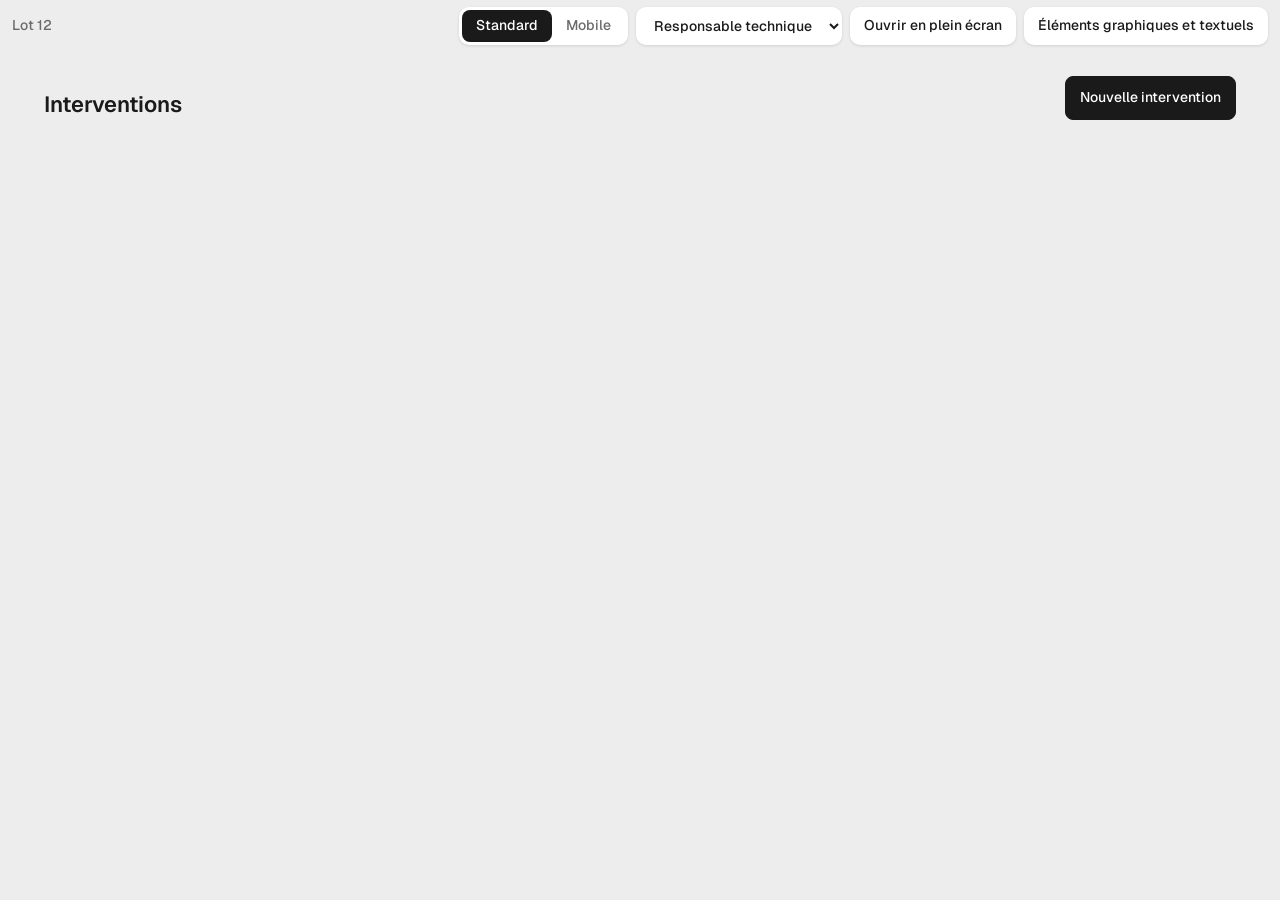
<file: index.html>
<!doctype html>
<html lang="fr"><head><meta charset="utf-8"><meta http-equiv="refresh" content="0; url=test.html"><title>Labo</title></head><body><script>location.replace('test.html')</script></body></html>
</file>
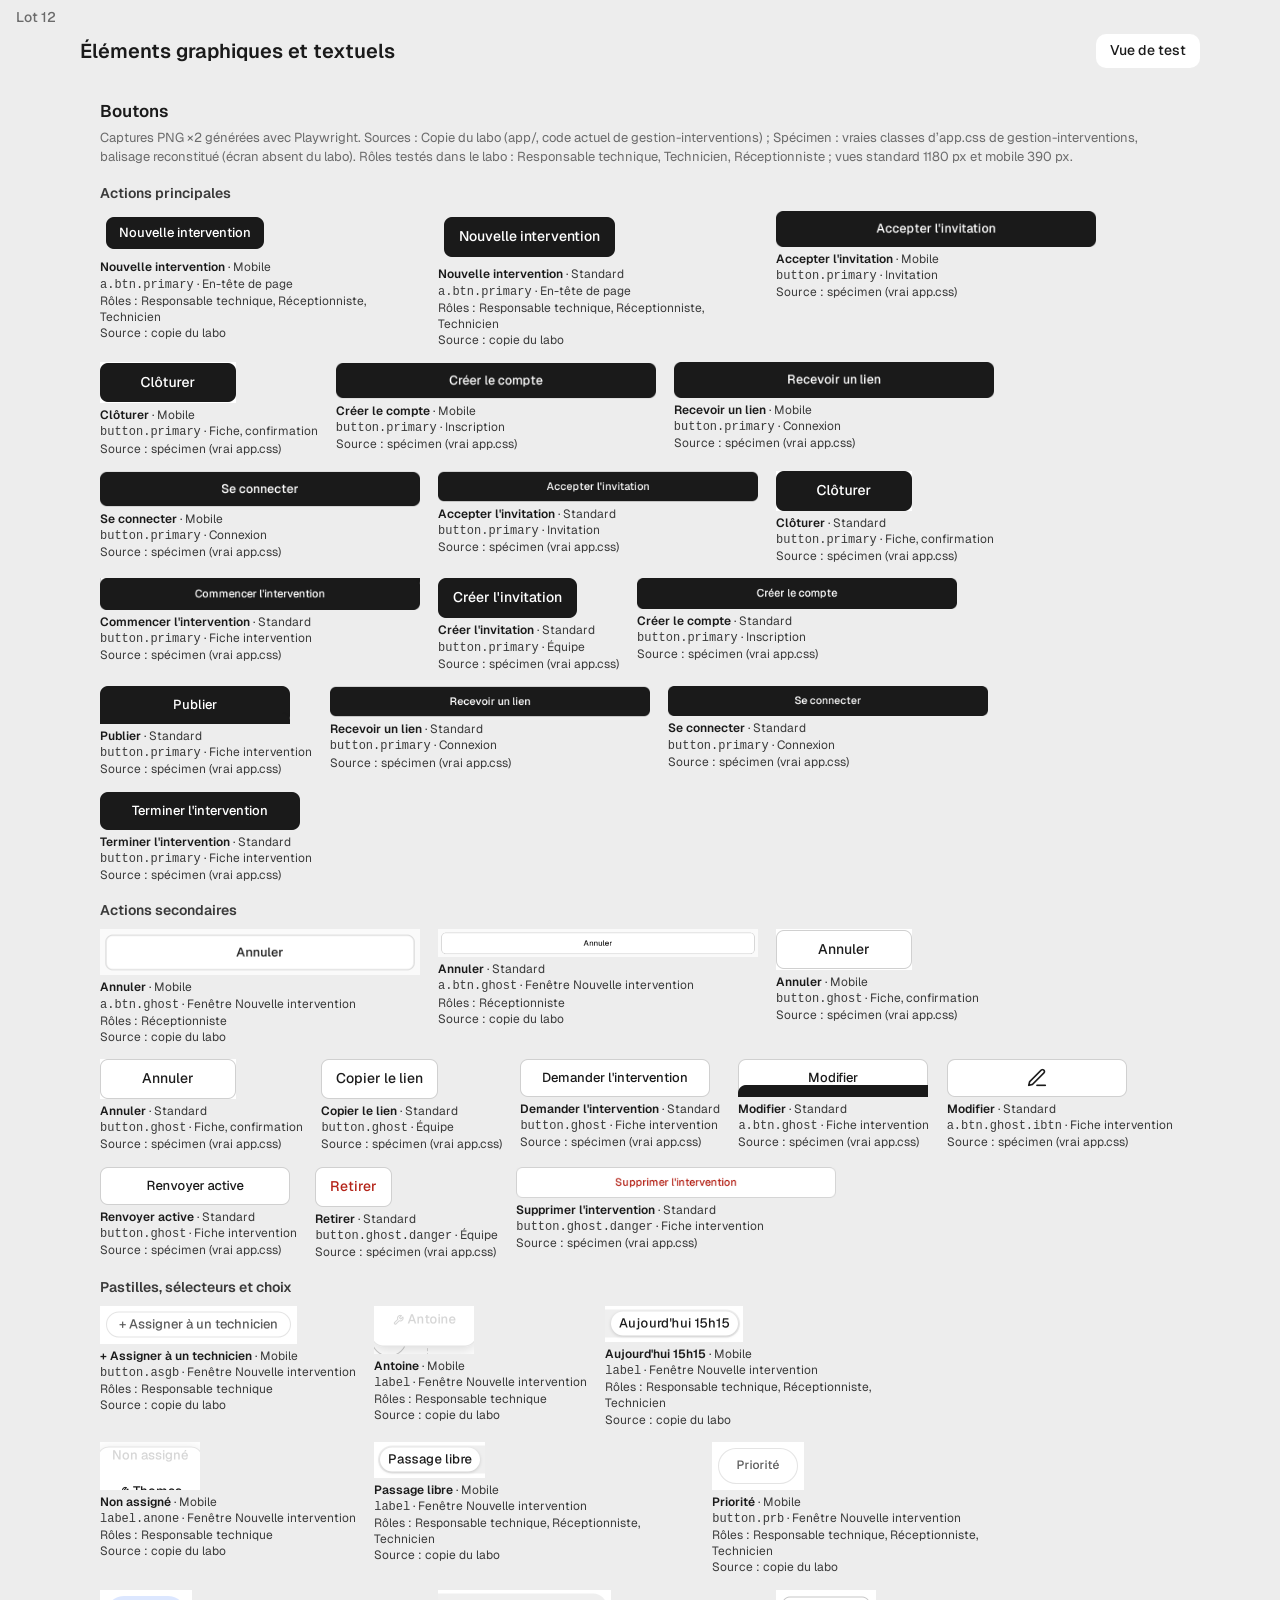
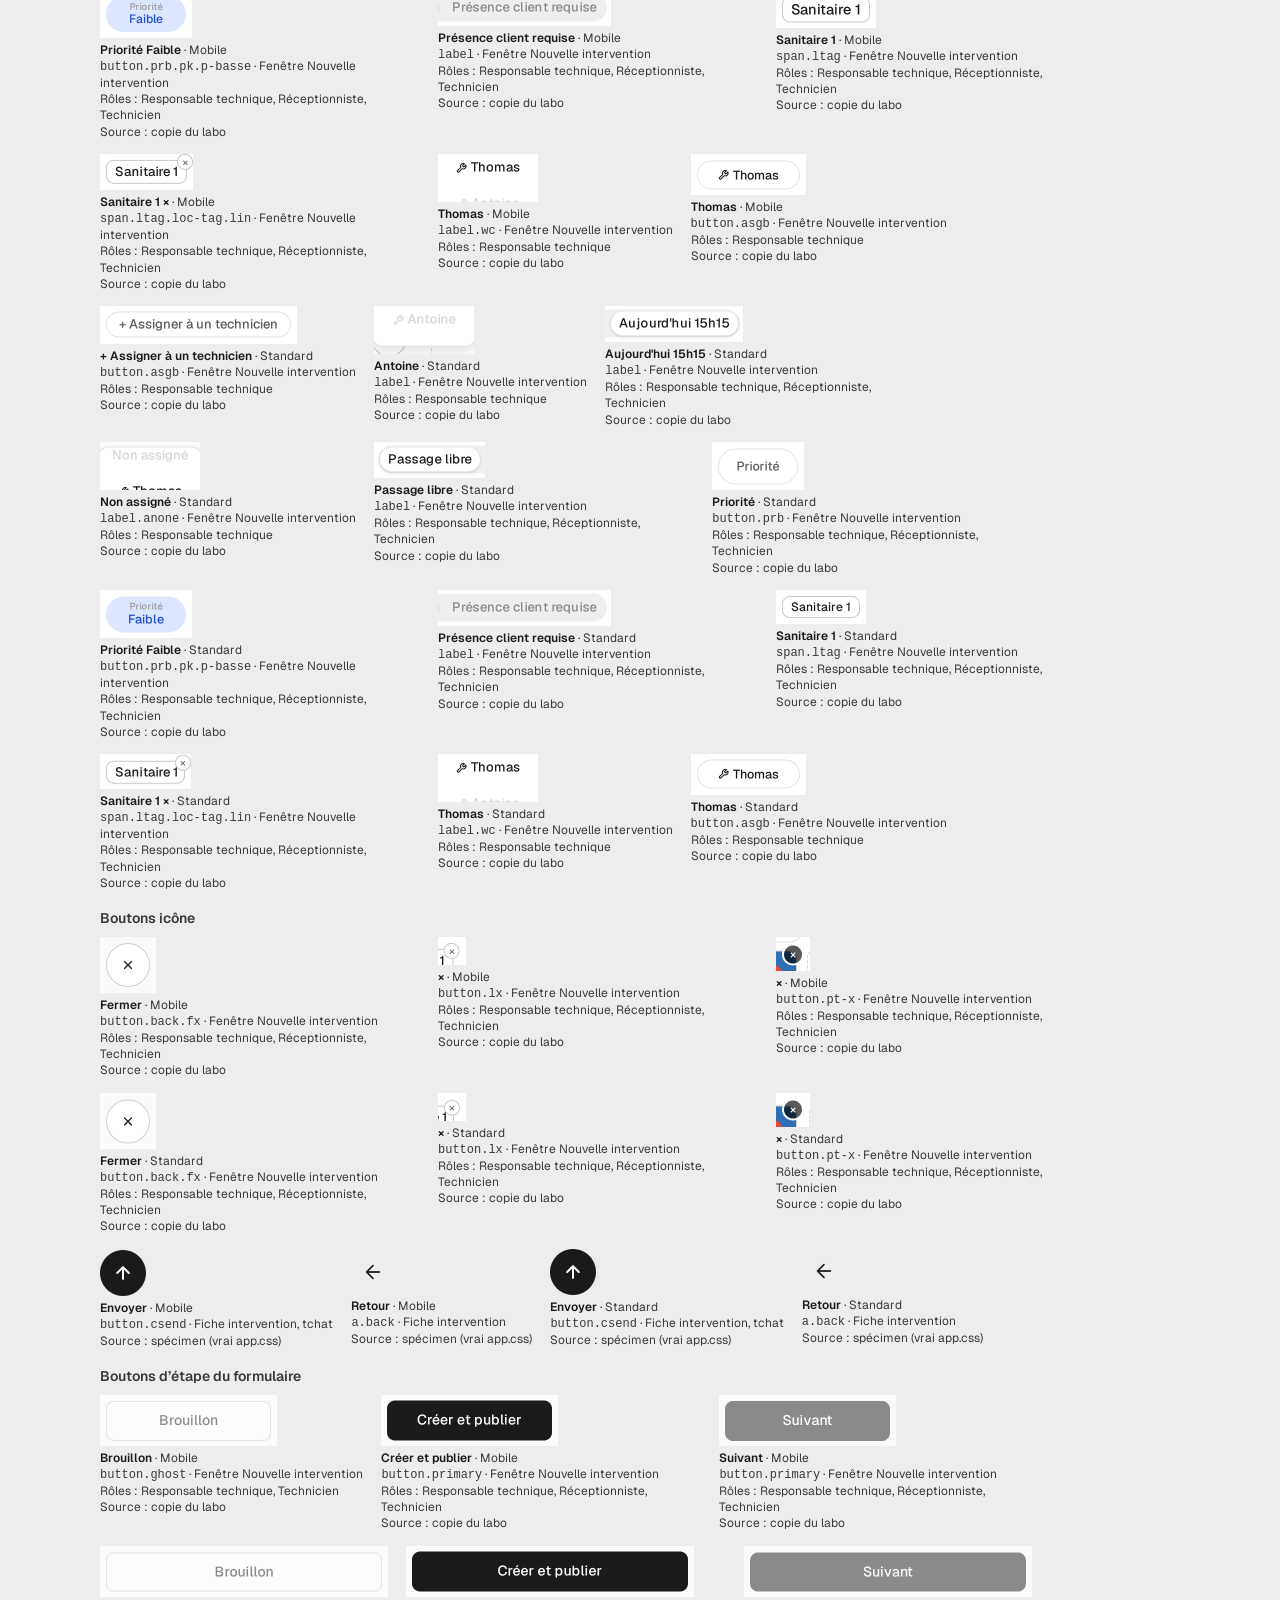
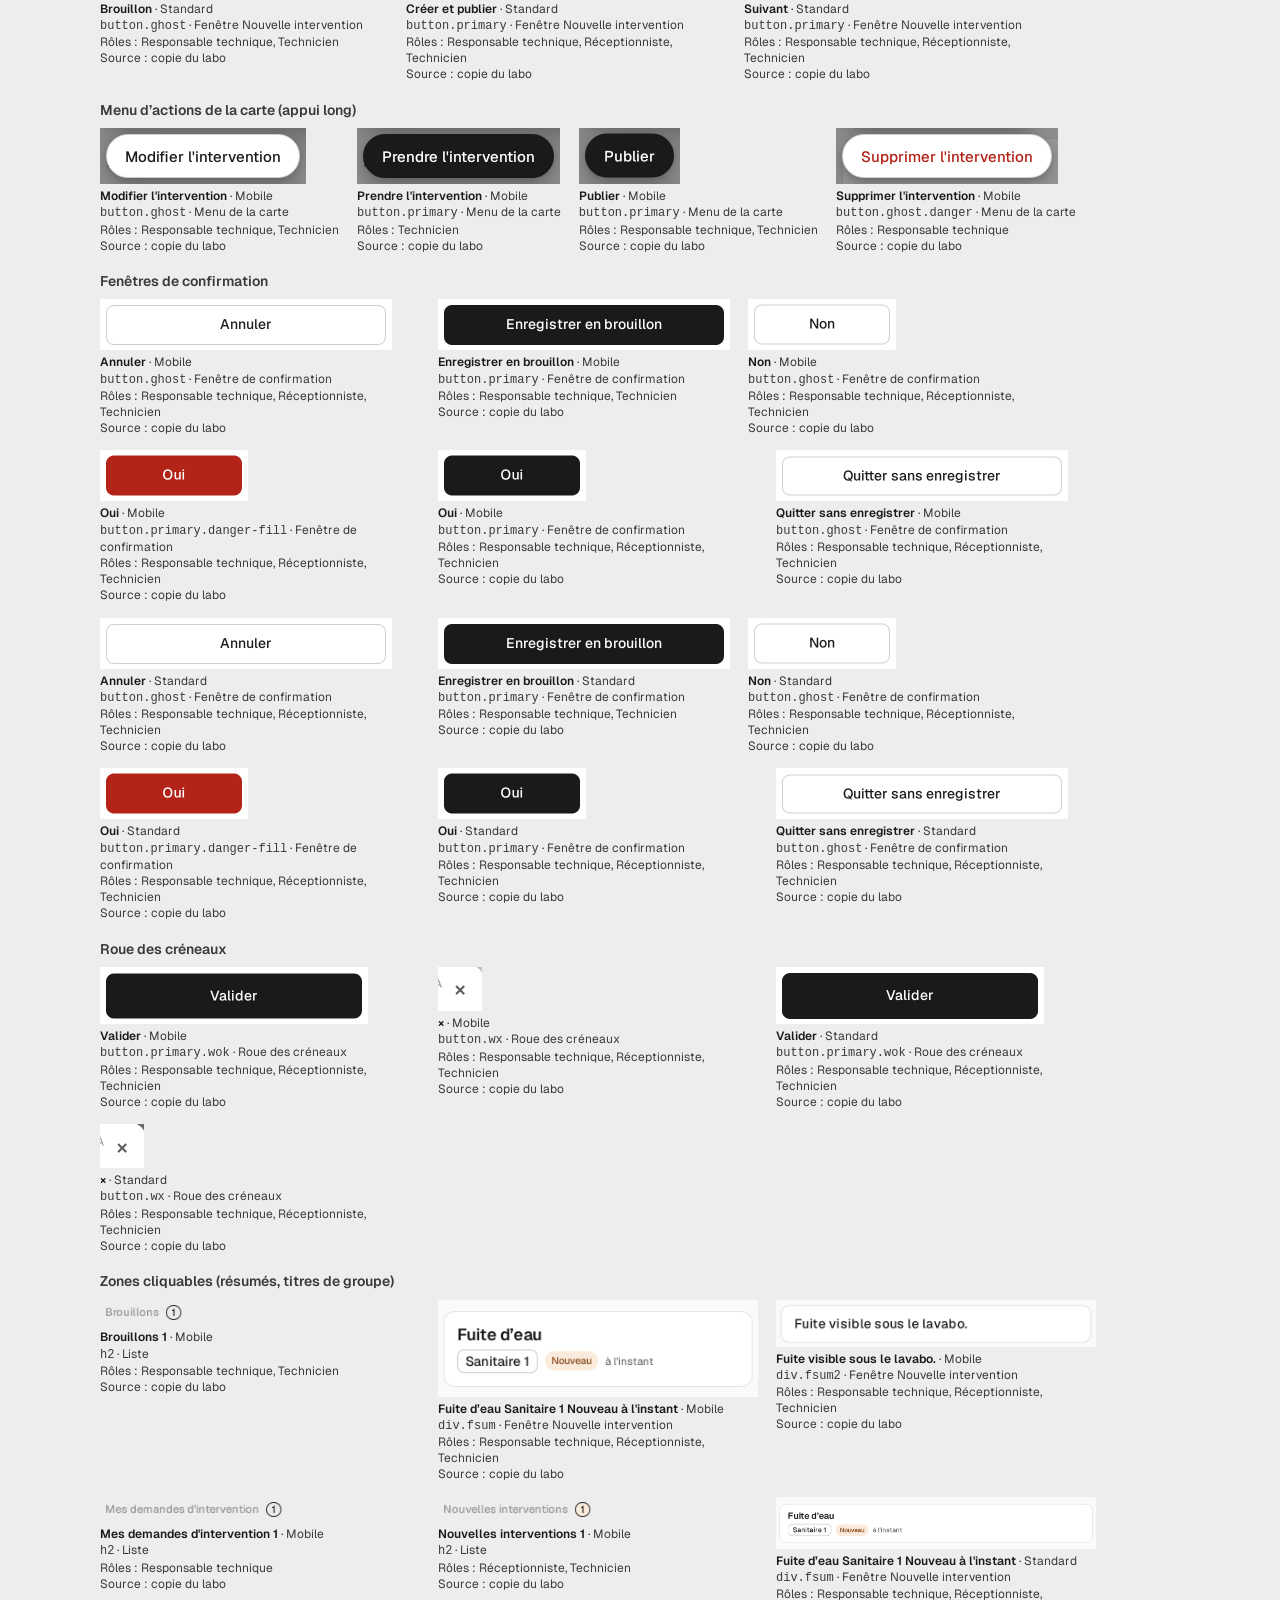
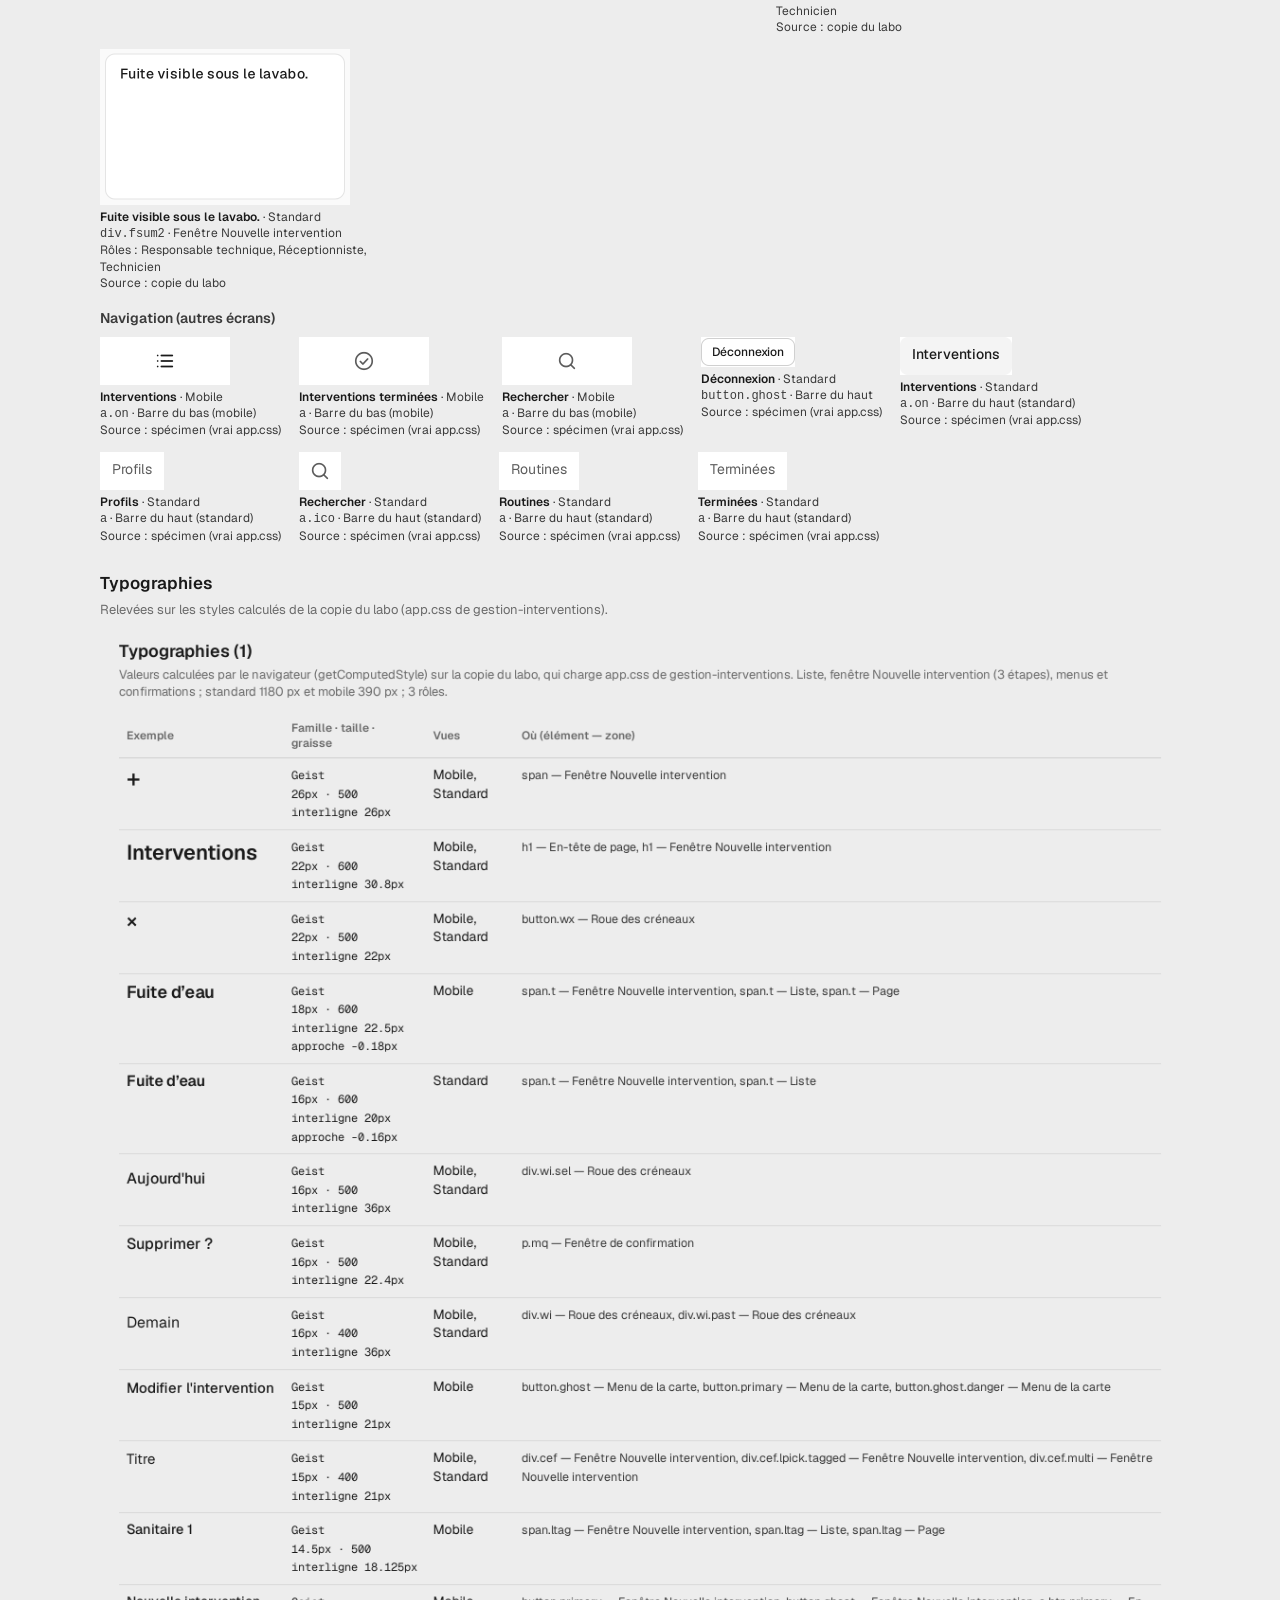
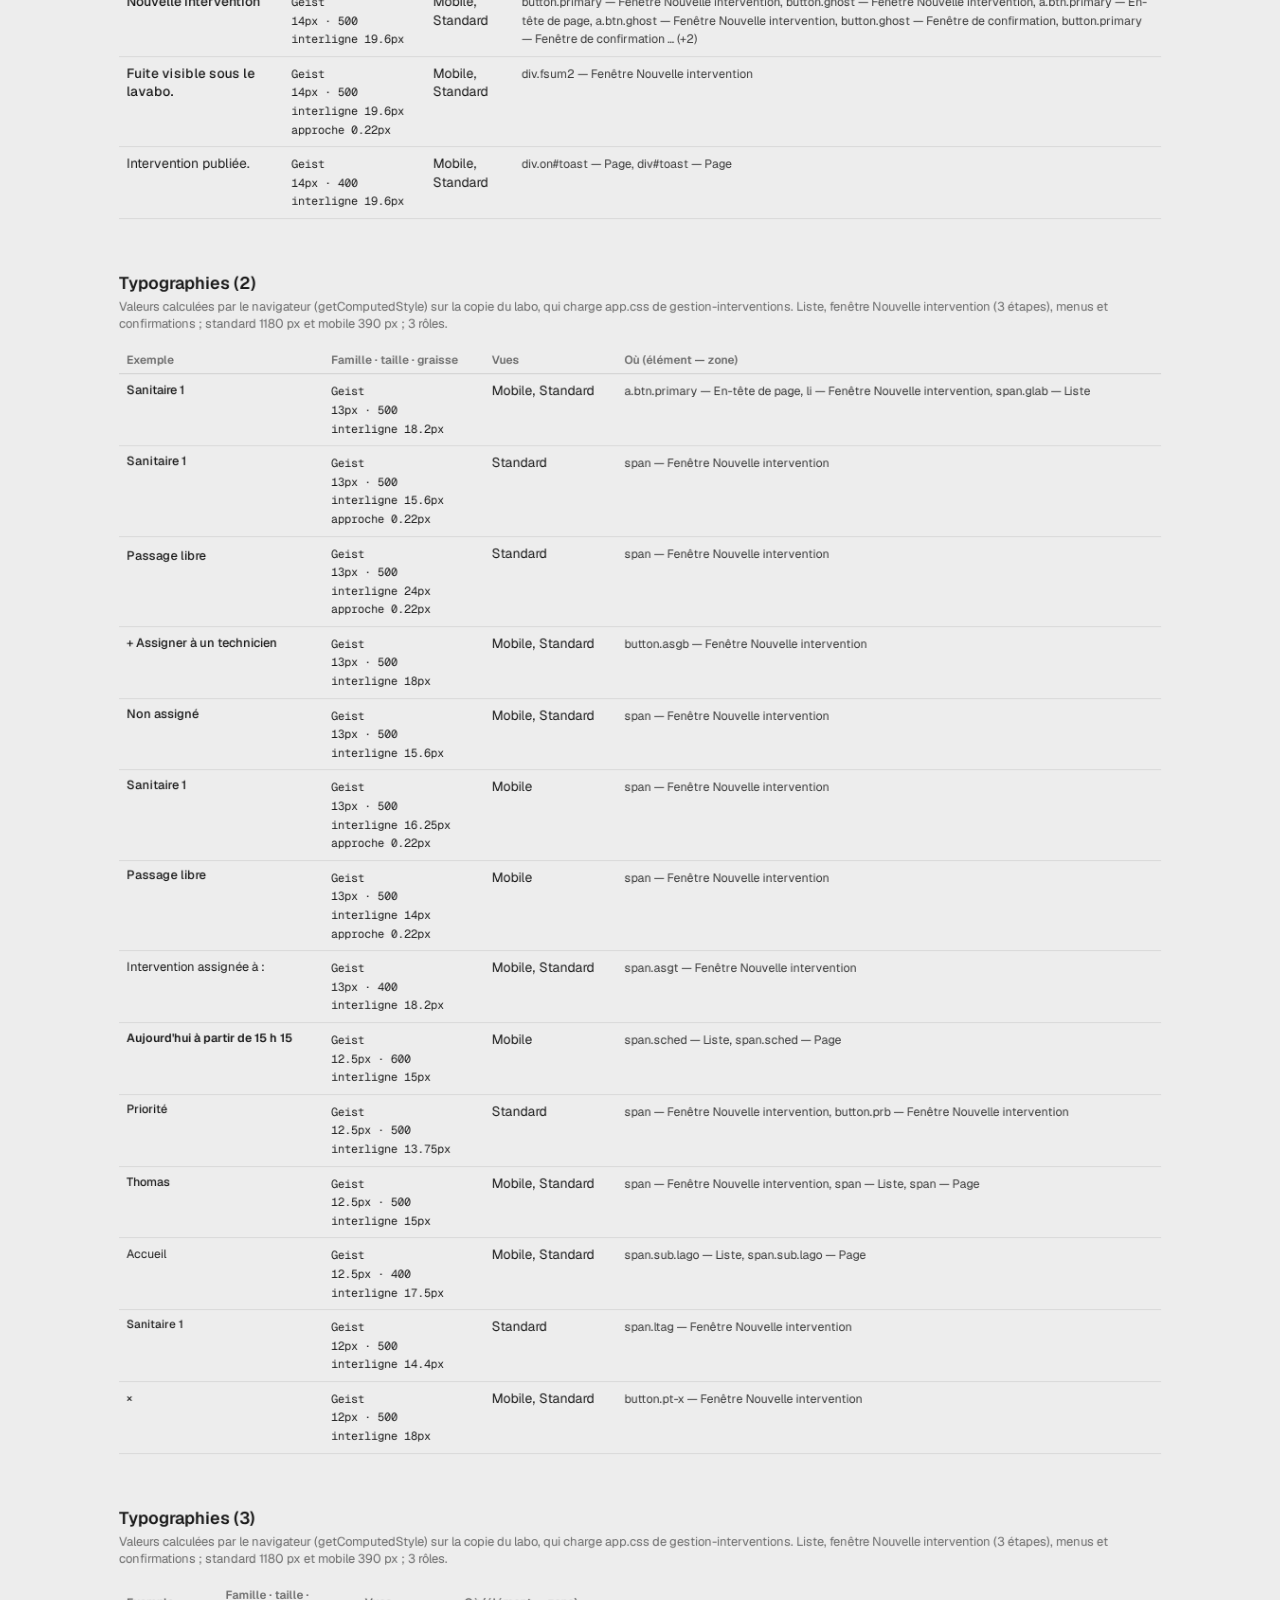
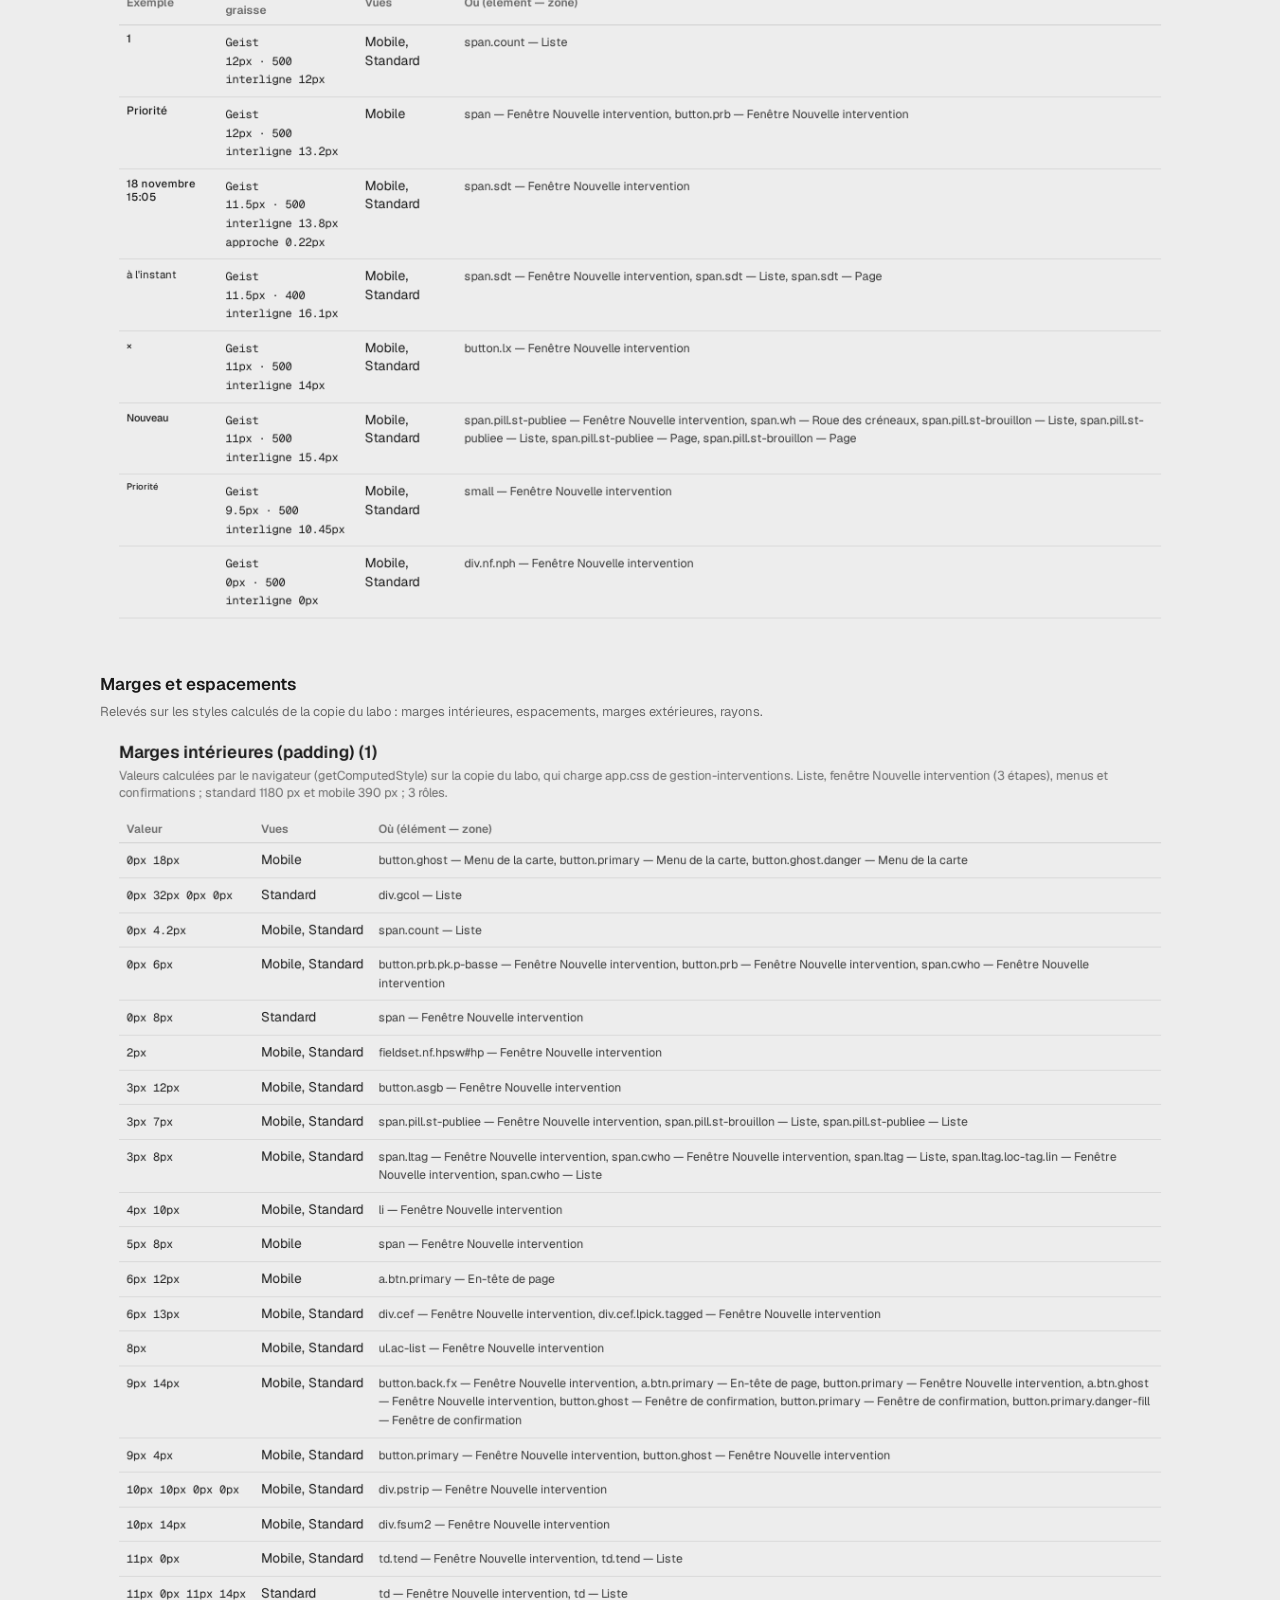
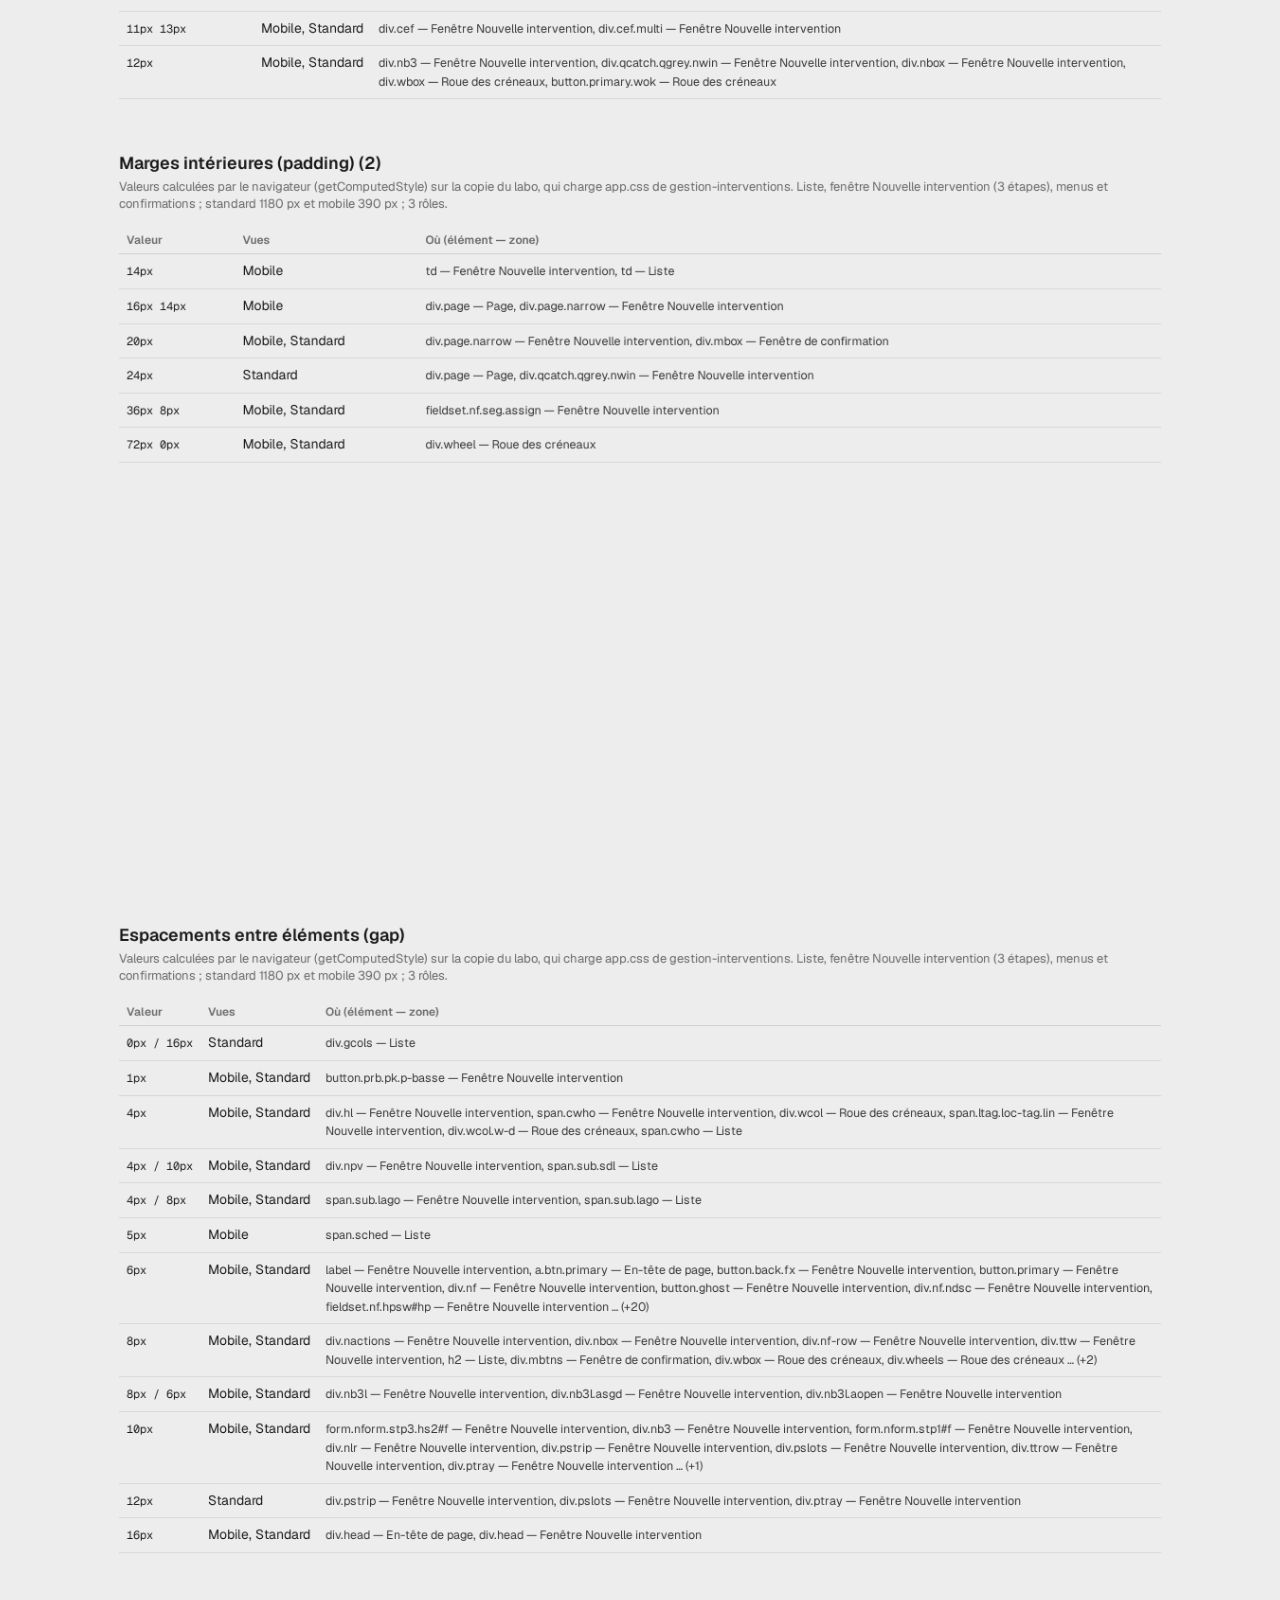
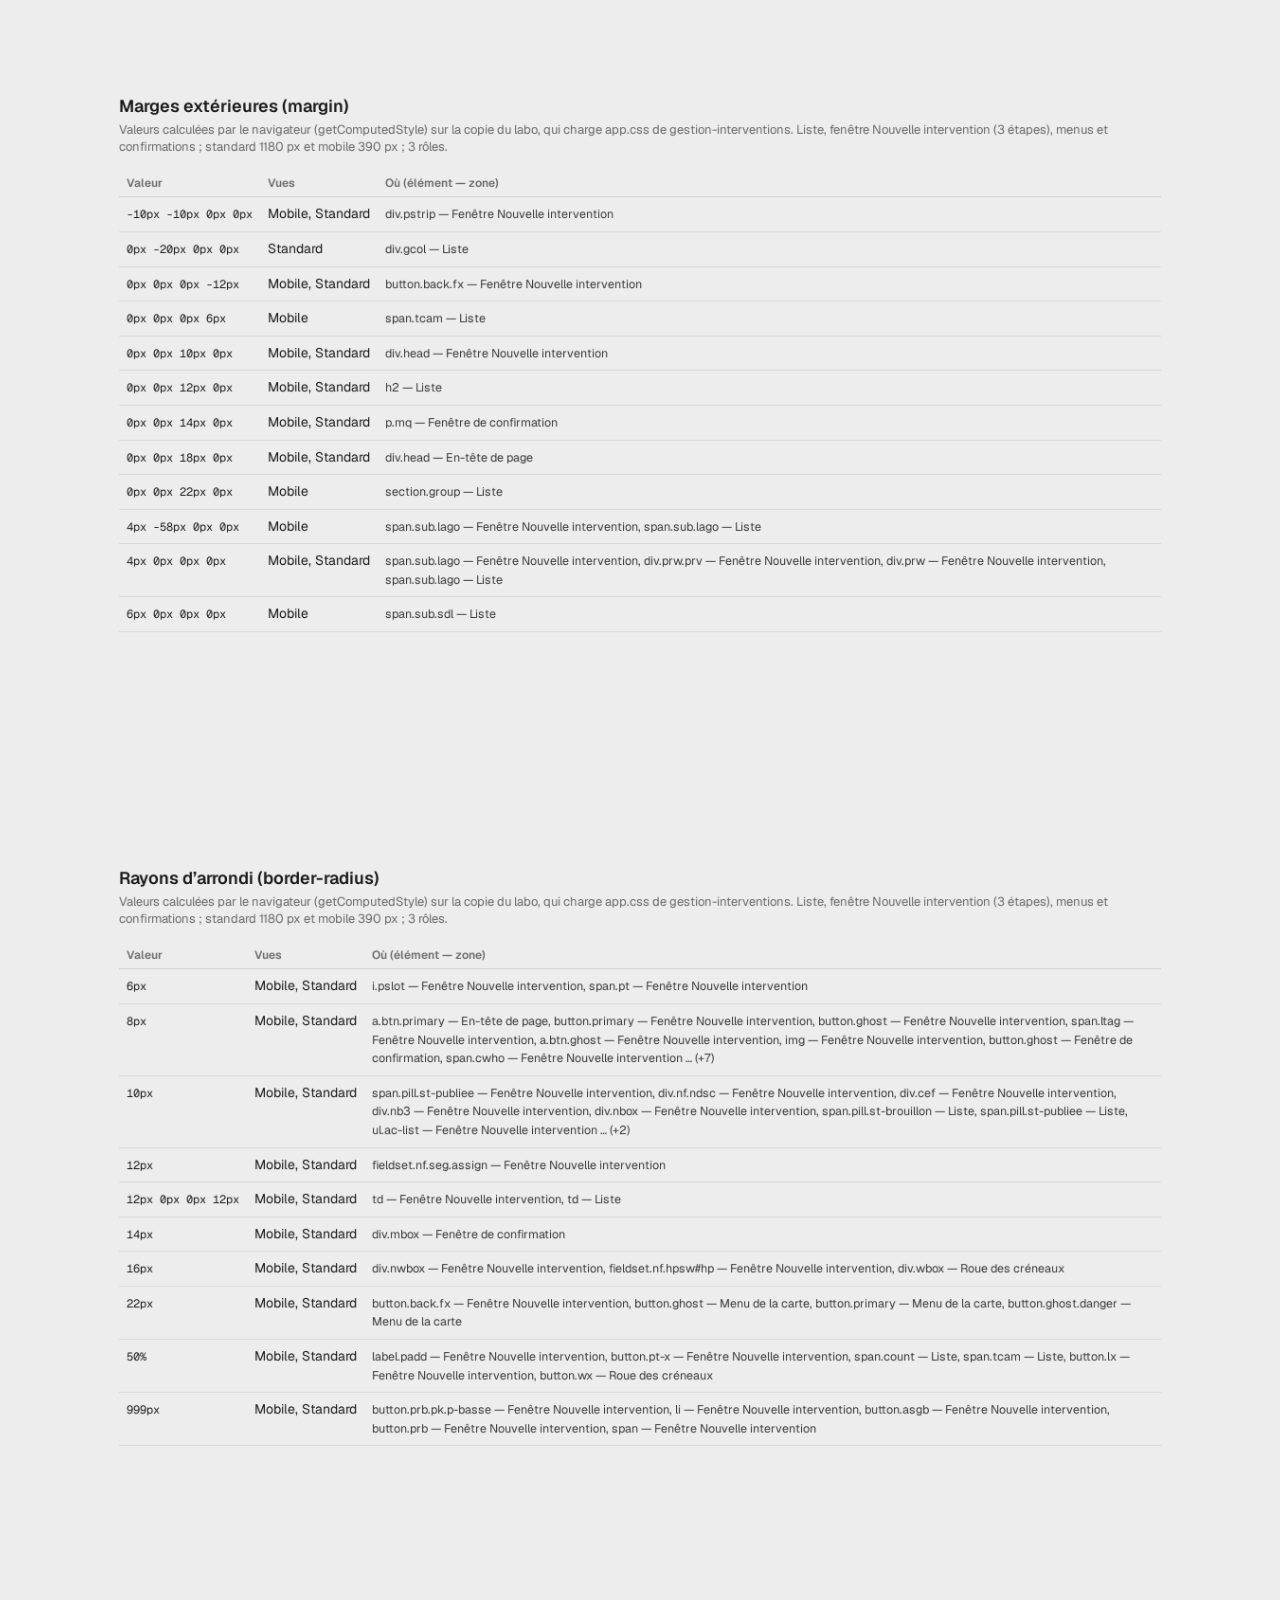
<file: elements.html>
<!doctype html>
<html lang="fr">
<head>
<meta charset="utf-8">
<meta name="viewport" content="width=device-width, initial-scale=1">
<title>Éléments graphiques et textuels – labo</title>
<link rel="icon" href="data:,">
<link rel="stylesheet" href="https://fonts.googleapis.com/css2?family=Geist:wght@400;500;600&display=swap">
<style>
*{box-sizing:border-box}
html,body{margin:0;background:#EDEDED;color:#1A1A1A;font:15px/1.4 Geist,system-ui,sans-serif}
h1{font-size:20px;font-weight:600;margin:0}
h2{font-size:17px;font-weight:600;margin:28px 0 6px}
h3{font-size:14px;font-weight:600;margin:18px 0 8px;color:#3A3A3A}
#lotv{position:absolute;top:8px;left:16px;font-size:14px;font-weight:500;color:#6B6B6B}
.top{display:flex;flex-wrap:wrap;gap:8px;align-items:center;justify-content:space-between;max-width:1160px;margin:0 auto;padding:34px 20px 0}
.nav{display:flex;gap:8px}
.back{white-space:nowrap}
.back{color:#1A1A1A;font-weight:500;font-size:14px;background:#fff;border-radius:10px;padding:7px 14px;text-decoration:none}
main{max-width:1120px;margin:0 auto;padding:4px 20px 40px}
.muted{color:#6B6B6B;font-size:13px;margin:0}
.grid{display:flex;flex-wrap:wrap;gap:14px 18px;align-items:flex-start}
figure{margin:0;max-width:320px}
figure img{display:block;max-width:100%;height:auto}
figcaption{font-size:12px;color:#3A3A3A;margin-top:4px;line-height:1.35}
figcaption b{font-weight:600;color:#1A1A1A}
.full img{display:block;max-width:100%;height:auto;margin-bottom:14px}
</style>
</head>
<body>
<div id="lotv">Lot 12</div>
<div class="top"><h1>Éléments graphiques et textuels</h1><div class="nav"><a class="back" href="test.html">Vue de test</a></div></div>
<main id="el"><p class="muted">Chargement…</p></main>
<script>
const esc = v => String(v ?? '').replace(/[&<>"']/g, c => ({ '&': '&amp;', '<': '&lt;', '>': '&gt;', '"': '&quot;', "'": '&#39;' })[c]);
const T = Date.now();
// Images 2x : affichées à leur taille réelle (moitié de la largeur en pixels).
const im = (f, alt) => `<img src="elements/${esc(f)}?t=${T}" alt="${esc(alt)}" loading="lazy" onload="this.style.width=(this.naturalWidth/2)+'px'">`;
fetch('elements/manifest.json?t=' + T, { cache: 'no-store' }).then(r => r.json()).then(M => {
  const cats = [...new Set(M.boutons.map(b => b.cat))];
  const src = [...new Set(M.boutons.map(b => b.source))];
  let h = `<h2>Boutons</h2><p class="muted">Captures PNG ×2 générées avec Playwright. Sources : ${src.map(esc).join(' ; ')}. Rôles testés dans le labo : Responsable technique, Technicien, Réceptionniste ; vues standard 1180 px et mobile 390 px.</p>`;
  for (const c of cats) {
    h += `<h3>${esc(c)}</h3><div class="grid">` + M.boutons.filter(b => b.cat === c).map(b => `<figure>${im(b.file, b.label)}<figcaption><b>${esc(b.label)}</b> · ${esc(b.vue)}<br><code>${esc(b.classe)}</code> · ${esc(b.zone)}<br>${b.roles.length ? 'Rôles : ' + esc(b.roles.join(', ')) + '<br>' : ''}${b.source.startsWith('Spécimen') ? 'Source : spécimen (vrai app.css)' : 'Source : copie du labo'}</figcaption></figure>`).join('') + '</div>';
  }
  h += `<h2>Typographies</h2><p class="muted">Relevées sur les styles calculés de la copie du labo (app.css de gestion-interventions).</p><div class="full">${M.typographies.map(f => im(f, 'Typographies')).join('')}</div>`;
  h += `<h2>Marges et espacements</h2><p class="muted">Relevés sur les styles calculés de la copie du labo : marges intérieures, espacements, marges extérieures, rayons.</p><div class="full">${M.marges.map(m => im(m.file, m.titre)).join('')}</div>`;
  document.getElementById('el').innerHTML = h;
}).catch(() => { document.getElementById('el').innerHTML = '<p class="muted">Manifeste illisible.</p>'; });
</script>
</body>
</html>
</file>
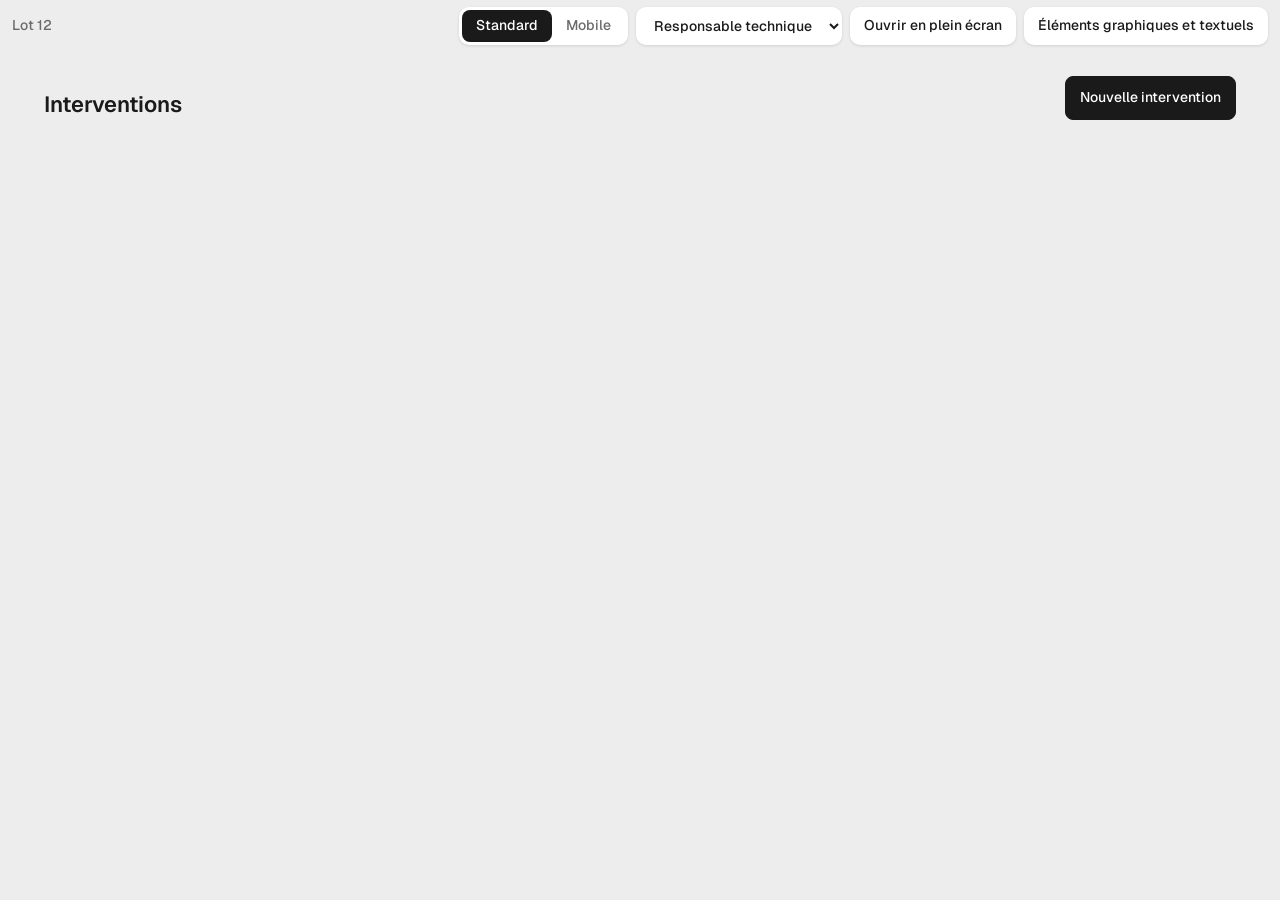
<file: test.html>
<!doctype html>
<html lang="fr">
<head>
<meta charset="utf-8">
<meta name="viewport" content="width=device-width, initial-scale=1">
<title>Labo test fonctionnalités</title>
<link rel="icon" href="data:,">
<link rel="stylesheet" href="https://fonts.googleapis.com/css2?family=Geist:wght@400;500;600&display=swap">
<style>
*{box-sizing:border-box}
html,body{margin:0;height:100%;background:#EDEDED;color:#1A1A1A;font:15px/1.4 Geist,system-ui,sans-serif;overflow:hidden}
.bar{position:fixed;top:0;left:0;right:0;height:52px;padding:0 12px;z-index:5;display:flex;gap:8px;align-items:center;justify-content:flex-start;overflow-x:auto;overflow-y:hidden;scrollbar-width:none;-webkit-overflow-scrolling:touch}
.bar::-webkit-scrollbar{display:none}
.bar>*{flex:none;white-space:nowrap}
.sw{display:inline-flex;background:#fff;border-radius:10px;padding:3px;box-shadow:0 1px 3px rgba(0,0,0,.12)}
.sw button{border:0;background:none;font:inherit;font-size:14px;font-weight:500;padding:6px 14px;border-radius:8px;color:#6B6B6B;cursor:pointer}
.sw button[aria-pressed=true]{background:#1A1A1A;color:#fff}
select.rp{border:0;font:inherit;font-size:14px;font-weight:500;cursor:pointer}
.rp{background:#fff;border-radius:10px;padding:9px 14px;font-size:14px;font-weight:500;color:#1A1A1A;text-decoration:none;box-shadow:0 1px 3px rgba(0,0,0,.12)}
#stage{position:fixed;top:52px;left:0;right:0;bottom:0}
.std iframe{border:0;width:100%;height:100%;display:block}
.mob{display:flex;align-items:center;justify-content:center}
.phone{border:10px solid #1A1A1A;border-radius:44px;overflow:hidden;width:410px;height:864px;flex:none;transform-origin:center}
.phone iframe{border:0;width:390px;height:844px;display:block}
#lotv{margin-right:auto;font-size:14px;font-weight:500;color:#6B6B6B}
.mob.full iframe{border:0;width:100%;height:100%;display:block}
@media (max-width:600px){.bar{gap:6px;padding:0 8px}.sw button{padding:6px 10px;font-size:13px}.rp{padding:8px 10px;font-size:13px}#lotv{font-size:13px}}
</style>
</head>
<body>
<div class="bar">
  <div id="lotv">Lot 12</div>
  <div class="sw" role="group" aria-label="Affichage"><button type="button" data-m="0" aria-pressed="true">Standard</button><button type="button" data-m="1" aria-pressed="false">Mobile</button></div>
  <select class="rp" id="role" aria-label="Rôle"><option value="responsable_tech">Responsable technique</option><option value="technicien">Technicien</option><option value="reception">Réceptionniste</option></select>
  <a class="rp" id="full" href="app/lab.html?m=0" target="_blank">Ouvrir en plein écran</a>
  <a class="rp" href="elements.html">Éléments graphiques et textuels</a>
</div>
<div id="stage"></div>
<script>
const stage = document.getElementById('stage');
// Lot 7 : sur téléphone (≤ 600 px), ouverture directe en Mobile, l'appli remplit l'écran (sans cadre de téléphone).
const PH = matchMedia('(max-width: 600px)').matches, MK = PH ? 'labo:mp' : 'labo:m';
let M = PH ? (localStorage.getItem(MK) === '0' ? '0' : '1') : (localStorage.getItem(MK) === '1' ? '1' : '0');
const sel = document.getElementById('role'); sel.value = localStorage.getItem('labo:r') || 'responsable_tech'; if (!sel.value) sel.value = 'responsable_tech';
sel.onchange = () => { localStorage.setItem('labo:r', sel.value); show(); };
function show() {
  document.querySelectorAll('.sw button').forEach(b => b.setAttribute('aria-pressed', b.dataset.m === M));
  stage.className = M === '1' ? (PH ? 'mob full' : 'mob') : 'std';
  const src = `app/lab.html?m=${M}&r=${sel.value}&v=1795025589`; document.getElementById('full').href = src;
  stage.innerHTML = M === '1' && !PH
    ? `<div class="phone"><iframe src="${src}" title="Nouvelle intervention, vue mobile"></iframe></div>`
    : `<iframe src="${src}" title="Nouvelle intervention, vue standard"></iframe>`;
  fit();
}
function fit() {
  const p = stage.querySelector('.phone'); if (!p) return;
  const k = Math.min(1, (stage.clientHeight - 24) / 864, (innerWidth - 24) / 410);
  p.style.transform = k < 1 ? `scale(${k})` : '';
}
document.querySelector('.sw').onclick = e => { const b = e.target.closest('button'); if (!b || b.dataset.m === M) return; M = b.dataset.m; localStorage.setItem(MK, M); show(); };
addEventListener('resize', fit);
// Lot 7 : clavier iOS ouvert : la zone de test suit la partie visible de l'écran (visualViewport), sans bande ni contenu masqué.
const vv = window.visualViewport; if (vv) { const vfit = () => { const b = document.querySelector('.bar'); b.style.top = vv.offsetTop + 'px'; stage.style.top = (vv.offsetTop + 52) + 'px'; stage.style.bottom = 'auto'; stage.style.height = Math.max(0, vv.height - 52) + 'px'; fit(); }; vv.addEventListener('resize', vfit); vv.addEventListener('scroll', vfit); vfit(); }
show();
</script>
</body>
</html>
</file>
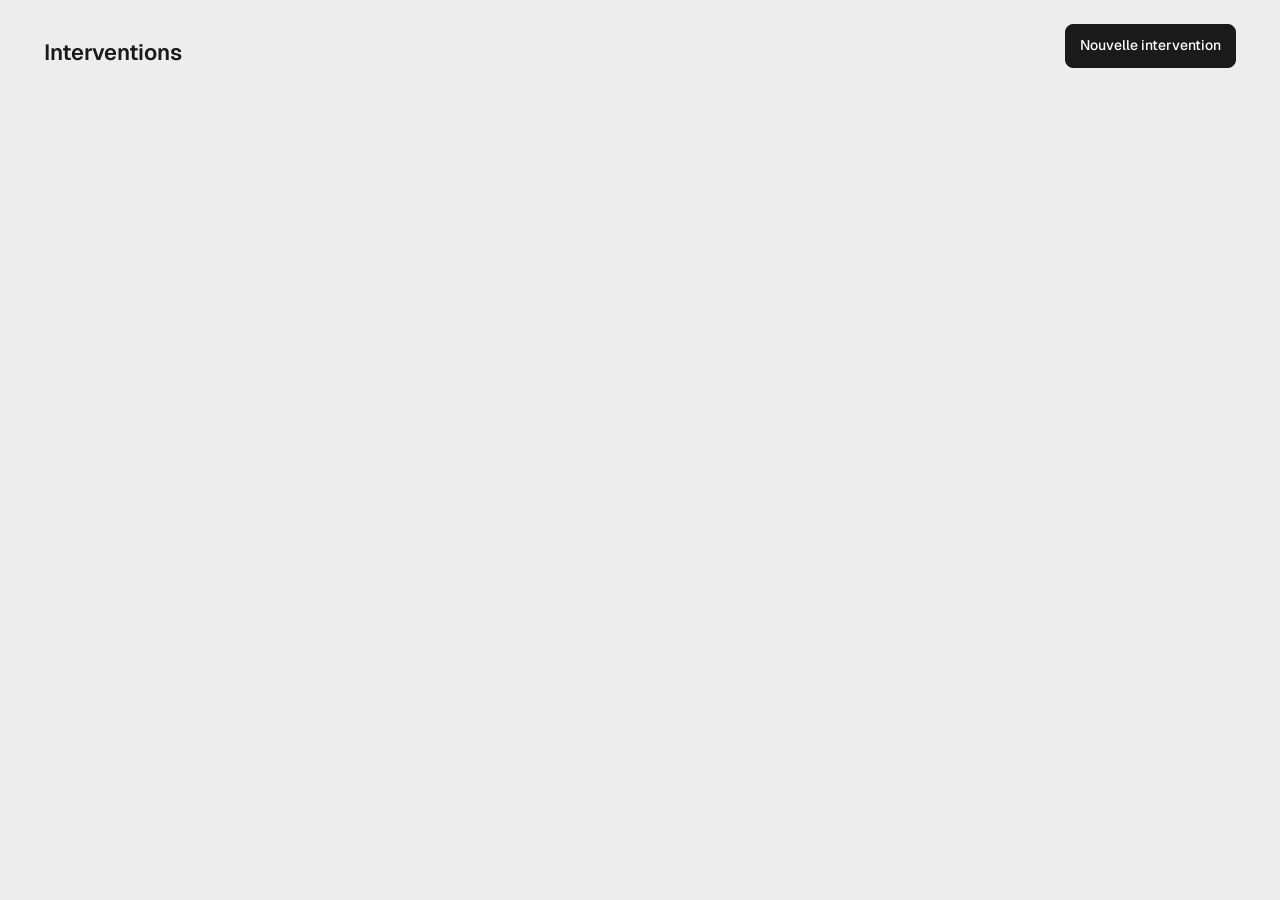
<file: app/lab.html>
<!doctype html>
<html lang="fr">
<head>
<meta charset="utf-8">
<meta name="viewport" content="width=device-width, initial-scale=1, maximum-scale=1">
<title>Nouvelle intervention – labo</title>
<link rel="icon" href="data:,">
<link rel="stylesheet" href="https://fonts.googleapis.com/css2?family=Geist:wght@400;500;600&display=swap">
<link rel="stylesheet" href="css/app.css?v=1795025589">
</head>
<body>
<div id="shell">
<main id="app"><p class="muted pad">Chargement…</p></main>
</div>
<div id="toast" role="status" aria-live="polite"></div>
<script type="module" src="js/app.js?v=1795025589"></script>
</body>
</html>
</file>
<file: app/css/app.css>
:root {
  --ink: #1A1A1A; --ink2: #5C5C5C; --ink3: #9A9A9A; --line: #E4E4E4; --soft: #F4F4F4; --bg: #FAFAFA;
  --danger: #B42318; --r: 10px;
}
* { box-sizing: border-box; }
html, body { margin: 0; }
body { font-family: Geist, Inter, system-ui, sans-serif; font-size: 14px; color: var(--ink); background: var(--bg); line-height: 1.4; }
a { color: var(--ink); }
h1 { font-size: 22px; font-weight: 600; margin: 0; }
h2 { font-size: 15px; font-weight: 600; margin: 0 0 12px; }
.muted { color: var(--ink2); }
.small { font-size: 12px; }
.err { color: var(--danger); }
.pad { padding: 24px; }

/* Barre du haut */
#top { position: fixed; top: 0; left: 0; right: 0; z-index: 10; background: #fff; border-bottom: 1px solid var(--line); }
#top:not([hidden]) + #app { padding-top: 57px; }
.bar { max-width: 1240px; margin: 0 auto; padding: 0 24px; height: 56px; display: flex; align-items: center; gap: 24px; }
.brand { font-weight: 600; white-space: nowrap; overflow: hidden; text-overflow: ellipsis; max-width: 220px; }
.bar nav { display: flex; gap: 4px; }
.bar nav a { text-decoration: none; color: var(--ink2); padding: 8px 12px; border-radius: 8px; }
.bar nav a.on { color: var(--ink); background: var(--soft); font-weight: 500; }
.who { display: flex; align-items: center; gap: 8px; flex: 0 0 auto; }
#logout { padding: 5px 10px; font-size: 12px; }
.acct { position: relative; display: flex; align-items: center; gap: 8px; padding: 3px 10px 3px 3px; border: 1px solid #E4E4E4; border-radius: 999px; max-width: 220px; }
.acct .av { flex: 0 0 30px; width: 30px; height: 30px; border-radius: 50%; background: #E9E9E9; color: var(--ink); display: grid; place-items: center; font-size: 12px; font-weight: 600; }
.acc-t { display: flex; flex-direction: column; min-width: 0; line-height: 1.15; }
.acc-t b { font-size: 13px; font-weight: 500; white-space: nowrap; overflow: hidden; text-overflow: ellipsis; }
.acc-t i { font-style: normal; font-size: 11px; color: var(--ink3); white-space: nowrap; }
.acct .chev { flex: 0 0 auto; color: var(--ink2); }
.acct select { position: absolute; inset: 0; width: 100%; height: 100%; opacity: 0; cursor: pointer; padding: 0; border: 0; }
.acct.pick:hover { background: var(--soft); }

/* Formulaires */
input, select, textarea { font: inherit; color: var(--ink); width: 100%; padding: 9px 11px; border: 1px solid #D0D0D0; border-radius: 8px; background: #fff; }
input:focus, select:focus, textarea:focus { outline: 2px solid var(--ink); outline-offset: -1px; }
input[disabled] { background: var(--soft); color: var(--ink2); }
textarea { resize: vertical; }
label { display: flex; flex-direction: column; gap: 6px; font-size: 13px; color: var(--ink2); }
label.chk { flex-direction: row; align-items: center; gap: 8px; white-space: nowrap; }
label.chk input { width: auto; }
.stack { display: flex; flex-direction: column; gap: 14px; }
.row2 { display: grid; grid-template-columns: 1fr 1fr; gap: 14px; }
.inline { display: flex; gap: 10px; }
.inline input { flex: 1; }
.inline select { width: auto; }

button, .btn { font: inherit; font-weight: 500; display: inline-flex; align-items: center; justify-content: center; gap: 6px; padding: 9px 14px; border-radius: 8px; border: 1px solid #D0D0D0; background: #fff; color: var(--ink); cursor: pointer; text-decoration: none; white-space: nowrap; }
button.primary, .btn.primary { background: var(--ink); border-color: var(--ink); color: #fff; }
button.ghost, .btn.ghost { background: #fff; }
button.danger { color: var(--danger); }
button:disabled, .btn[disabled] { opacity: .5; cursor: default; }
.btn.file { cursor: pointer; margin-top: 12px; }
.actions { display: flex; justify-content: flex-end; gap: 10px; flex-wrap: wrap; margin-top: 12px; }

/* Écrans d'authentification */
.auth { max-width: 400px; margin: 10vh auto; padding: 0 20px; }
.auth h1 { margin-bottom: 18px; }
.auth .foot { margin: 18px 0 0; font-size: 13px; color: var(--ink2); }

/* Pages */
.page { max-width: 1240px; margin: 0 auto; padding: 24px; }
.page.narrow { max-width: 720px; }
.head { display: flex; justify-content: space-between; align-items: flex-end; gap: 16px; margin-bottom: 18px; }
.head .tools { display: flex; gap: 8px; }
.back { display: inline-flex; align-items: center; justify-content: center; width: 44px; height: 44px; margin: -10px 0 0 -12px; border-radius: 22px; color: var(--ink); text-decoration: none; }
.back:active { background: var(--soft); }
.panel { padding: 0; margin-bottom: 28px; }

/* Onglets + filtres */
.tabs { display: flex; gap: 4px; border-bottom: 1px solid var(--line); margin-bottom: 14px; }
.tabs a { text-decoration: none; color: var(--ink2); padding: 10px 14px; border-bottom: 2px solid transparent; margin-bottom: -1px; }
.tabs a.on { color: var(--ink); border-color: var(--ink); font-weight: 500; }
.tabs { align-items: center; }
.tsearch { display: block; width: 100%; max-width: 420px; margin: 0 0 14px; padding: 8px 12px; border: 1px solid #D0D0D0; border-radius: 8px; background: #fff; color: var(--ink); white-space: nowrap; overflow: hidden; -webkit-user-select: text; user-select: text; cursor: text; }
.tsearch:focus { outline: 2px solid var(--ink); outline-offset: -1px; }
.tsearch:empty::before { content: attr(data-ph); color: #9A9A9A; pointer-events: none; }
.group h2 { cursor: pointer; user-select: none; }
.group.closed > :not(h2) { display: none; }
.filters { display: grid; grid-template-columns: 1.2fr auto auto; gap: 10px; align-items: end; margin-bottom: 18px; }
.filters label { flex-direction: row; align-items: center; gap: 6px; }
.filters input[type=date] { width: 150px; }

/* Listes */
.group { margin-bottom: 22px; }
.group h2 { display: flex; align-items: center; gap: 8px; }
.count { display: inline-flex; align-items: center; justify-content: center; box-sizing: border-box; min-width: 1.5em; min-height: 1.5em; aspect-ratio: 1; padding: 0 .35em; border-radius: 50%; font-size: 12px; font-weight: 500; line-height: 1; color: var(--ink2); background: var(--soft); }
.empty { margin: 4px 0 0; }
table.list { width: 100%; border-collapse: collapse; table-layout: fixed; }
table.list th { text-align: left; font-size: 12px; font-weight: 500; color: var(--ink2); padding: 10px 12px; border-bottom: 1px solid var(--line); }
table.list td { padding: 11px 12px; border-bottom: 1px solid var(--line); vertical-align: middle; overflow: hidden; text-overflow: ellipsis; }
table.list tr:last-child td { border-bottom: 0; }
table.list tbody tr[data-id] { cursor: pointer; }
@media (hover: hover) { table.list tbody tr[data-id]:hover { background: var(--soft); } }
table.list th:nth-child(1) { width: 140px; }
table.list th:nth-child(3) { width: 18%; }
table.list th:nth-child(4) { width: 16%; }
table.list th:nth-child(5) { width: 150px; }
table.list.plain { table-layout: auto; border: 0; }
table.list.plain th { width: auto !important; }
td.r { text-align: right; white-space: nowrap; }
.t { font-weight: 500; }
.sub { display: block; font-size: 12px; color: var(--ink2); margin-top: 2px; }
.prio { font-size: 11px; font-weight: 500; color: var(--danger); margin-left: 4px; }

.pill { display: inline-block; font-size: 12px; font-weight: 500; padding: 3px 9px; border-radius: 10px; background: var(--soft); color: var(--ink2); white-space: nowrap; }
.pill.st-publiee { background: #DCE7FF; color: #2B4C9B; }
.pill.st-prise_en_charge { background: #FFF4E5; color: #8A5300; }
.pill.st-resolue { background: #F1ECFF; color: #5B3FA8; }
.pill.st-validee { background: #E9F7EE; color: #1E6B3A; }

/* Détail */
.detail { display: grid; grid-template-columns: minmax(0, 1fr) minmax(0, 1fr); gap: 16px; align-items: start; }
.detail .col .panel:last-child { margin-bottom: 0; }
.facts { display: grid; grid-template-columns: 110px 1fr; gap: 8px 12px; margin: 0; }
.facts dt { color: var(--ink2); font-size: 13px; }
.facts dd { margin: 0; }
.desc { white-space: pre-wrap; margin: 16px 0 0; padding-top: 14px; border-top: 1px solid var(--line); }
.photos { display: grid; grid-template-columns: repeat(auto-fill, minmax(96px, 1fr)); gap: 8px; }
.photos img { width: 100%; aspect-ratio: 1; object-fit: cover; border-radius: 8px; display: block; background: var(--soft); }

/* Chronologie (reprise de l'appli hôtel) */
.chrono-sec { margin-bottom: 0; }
.chrono { position: relative; display: flex; flex-direction: column; gap: 8px; }
.chrono-line { position: absolute; left: 4.5px; width: 1px; background: #D0D0D0; pointer-events: none; z-index: 0; }
.cstep { display: flex; align-items: center; gap: 12px; position: relative; z-index: 1; min-width: 0; }
.cstep .dot { width: 10px; height: 10px; border-radius: 50%; background: #5C5C5C; flex: 0 0 10px; }
.cstep.last .dot { background: #1A1A1A; }
.cbody { flex: 1 1 auto; min-width: 0; background: var(--soft); border-radius: 10px; padding: 10px 12px; }
.crow { display: flex; align-items: baseline; justify-content: space-between; gap: 8px; }
.clab { font-size: 13px; font-weight: 500; color: var(--ink); }
.cwhen { font-size: 11px; color: var(--ink3); white-space: nowrap; }
.cby { font-size: 12px; color: var(--ink2); margin: 2px 0 0; }
.crow { align-items: center; flex-wrap: wrap; row-gap: 4px; }
.cwho { display: inline-flex; align-items: center; gap: 4px; font-size: 11px; font-weight: 500; border-radius: 8px; padding: 3px 8px; line-height: 1.2; white-space: nowrap; }
.cwho svg { flex: 0 0 auto; }
.cw-tech { background: #FFD2A1; color: #8A4B1C; }
.cw-rec { background: #E8EEF4; color: #3E5870; }
.cw-cli { background: #E8F3EA; color: #2F6F3E; }
.fiche .cact { font-size: 13px; color: #9A9A9A; margin: 4px 0 0; }
.ctx { font-size: 13px; color: var(--ink2); margin: 4px 0 0; white-space: pre-wrap; overflow-wrap: anywhere; }
.cthumb { display: block; width: 72px; height: 72px; object-fit: cover; border-radius: 6px; margin-top: 6px; }

#toast { position: fixed; left: 50%; bottom: 24px; transform: translate(-50%, 20px); background: var(--ink); color: #fff; padding: 10px 16px; border-radius: 10px; opacity: 0; pointer-events: none; transition: .2s; max-width: 90vw; z-index: 50; }
#toast.on { opacity: 1; transform: translate(-50%, 0); }
#toast.err { background: var(--danger); }

/* iPad portrait / petits écrans */
@media (max-width: 1100px) {
  .bar { gap: 14px; padding: 0 16px; }
  .page { padding: 20px 16px; }
  .filters { grid-template-columns: 1fr 1fr; }
  .filters input[type=date] { width: 100%; }
  .filters label { flex: 1; }
}
@media (max-width: 900px) {
  .detail { grid-template-columns: 1fr; }
}

/* Zone commentaire du détail (sans carte) */
.work { margin-bottom: 16px; }
.work textarea { background: #fff; }
.actions.solo { margin: 0 0 16px; }

/* Version technicien : format smartphone (encart téléphone sur écran large) */
body.tech .bar { height: 52px; flex-wrap: nowrap; padding: 0 10px; gap: 6px; }
body.tech .brand { flex: 1 1 auto; min-width: 0; max-width: none; }
body.tech .bar .acc-t { display: none; }
body.tech #logout { padding: 4px 8px; font-size: 11px; }
body.tech .page { padding: 16px 14px; }
body.tech .head { flex-direction: column; align-items: stretch; }
body.tech .filters { grid-template-columns: 1fr 1fr; gap: 6px; margin-bottom: 12px; }
body.tech .filters input { padding: 6px 9px; font-size: 13px; }
body.tech .filters label { font-size: 12px; gap: 4px; min-width: 0; }
body.tech .filters input[type=date] { width: 100%; min-width: 0; }
body.tech .filters input[name=lieu] { grid-column: 1 / -1; }
body.tech .tabs a { padding: 10px 10px; }
body.tech .tsearch { font-size: 13px; }
body.tech .detail { grid-template-columns: 1fr; }
body.tech table.list th:nth-child(3), body.tech table.list td:nth-child(3),
body.tech table.list th:nth-child(4), body.tech table.list td:nth-child(4) { display: none; }
body.tech table.list th:nth-child(1) { width: 112px; }
body.tech table.list th:nth-child(5) { width: 96px; }
@media (min-width: 601px) {
  body.tech { background: var(--soft); }
  body.tech #shell { width: 390px; height: min(844px, calc(100vh - 48px)); margin: 24px auto; border: 1px solid #D0D0D0; border-radius: 36px; overflow-y: auto; overflow-x: hidden; background: var(--bg); position: relative; }
  body.tech #top { position: sticky; }
  body.tech #top:not([hidden]) + #app { padding-top: 0; }
  body.tech #shell { display: flex; flex-direction: column; }
  body.tech #app { flex: 1 0 auto; }
  body.tech #bnav { position: sticky; }
}

/* Fiche intervention : carte verticale de l'appli gestion */
.fiche { max-width: 420px; margin: 0 0 16px; }
.fiche .it-head { margin: 0 0 8px; }
.fiche .it-head h1 { overflow: hidden; text-overflow: ellipsis; white-space: nowrap; }
.fiche .unit { display: flex; align-items: baseline; gap: 0.3em; margin: 0 0 10px; }
.fiche .unit-label { font-size: 19px; font-weight: 500; color: #5C5C5C; line-height: 1; }
.fiche .unit-num { font-size: 22px; font-weight: 700; color: var(--ink); line-height: 1; }
.fiche .stay-line { display: flex; justify-content: space-between; gap: 8px; font-size: 11px; color: #9A9A9A; margin: 0 0 10px; white-space: nowrap; }
.fiche .stay-line span { overflow: hidden; text-overflow: ellipsis; }
.fiche .it-tags { display: flex; align-items: center; justify-content: flex-end; gap: 8px; margin: 0 0 16px; }
.fiche .ask { border: 1px solid #E4E4E4; border-radius: 10px; padding: 14px 16px; margin: 0 0 12px; }
.fiche .ask .sec-h { font-size: 13px; font-weight: 500; color: #5C5C5C; margin: 0 0 6px; }
.fiche .comment { font-size: 13px; color: #5C5C5C; line-height: 1.4; margin: 0; white-space: pre-wrap; }
.fiche .ph-grid { display: grid; grid-template-columns: 1fr 1fr; gap: 10px; margin: 6px 0 0; }
.fiche .ph-col .sec-h { font-size: 11px; font-weight: 500; color: #9A9A9A; margin: 0 0 6px; }
.fiche .ph { position: relative; background: #E6E6E6; border: 1px solid #E4E4E4; border-radius: 10px; height: 88px; display: flex; align-items: center; justify-content: center; overflow: hidden; cursor: default; }
.fiche label.ph { cursor: pointer; }
.fiche .ph img { width: 100%; height: 100%; object-fit: cover; display: block; }
.fiche .ph-n { position: absolute; right: 6px; bottom: 6px; font-style: normal; font-size: 11px; background: rgba(255,255,255,.9); border-radius: 6px; padding: 1px 6px; color: var(--ink); }
.fiche .ph-plus { width: 22px; height: 22px; border-radius: 50%; border: 1px solid #C8C8C8; color: #9A9A9A; display: flex; align-items: center; justify-content: center; font-size: 16px; line-height: 1; }
.fiche .chrono-sec { margin: 18px 0 0; }
.fiche .cmh { font-size: 11px; font-weight: 500; color: #9A9A9A; letter-spacing: 0.02em; margin: 0 0 8px; }
.fiche .cbody { flex: 1 1 auto; min-width: 0; background: #F4F4F4; border-radius: 10px; padding: 10px 12px; }
.fiche .ctx { font-size: 13px; color: #5C5C5C; line-height: 1.35; margin: 2px 0 0; }
.fiche ~ .work, .fiche ~ .actions.solo { max-width: 420px; }

/* Barre de navigation du bas (toutes les pages) */
body.tech .bar .brand { margin-right: auto; }
#bnav { position: fixed; left: 0; right: 0; bottom: 0; z-index: 10; display: flex; justify-content: space-around; background: #fff; border-top: 1px solid var(--line); padding: 4px 0 calc(4px + env(safe-area-inset-bottom)); }
#bnav[hidden], #top[hidden] ~ #bnav, body:not(.tech) #bnav { display: none; }
#bnav a { flex: 1; max-width: 140px; display: flex; align-items: center; justify-content: center; height: 48px; color: var(--ink2); border-radius: 10px; }
#bnav a.on { color: var(--ink); }
body.tech #app { padding-bottom: 72px; }
body.tech #toast { bottom: 84px; }
.bar nav a.ico { display: flex; align-items: center; padding: 8px 10px; }

/* Formulaire de création : carte épurée cohérente avec la fiche */
.nform { padding: 0; display: flex; flex-direction: column; gap: 18px; max-width: 560px; }
.nform .nf { display: flex; flex-direction: column; gap: 6px; font-size: 11px; font-weight: 500; color: #9A9A9A; letter-spacing: 0.02em; }
.nform input:not([type=radio]), .nform textarea { background: #F4F4F4; border: 1px solid transparent; border-radius: 10px; padding: 11px 13px; font-size: 15px; font-weight: 400; color: var(--ink); letter-spacing: 0; }
.nform input:focus, .nform textarea:focus { outline: none; border-color: #C8C8C8; background: #fff; }
.nform .ac { position: relative; }
.nform .ac-list { position: absolute; left: 0; right: 0; top: 100%; margin: 4px 0 0; padding: 4px; list-style: none; background: #fff; border: 1px solid #E4E4E4; border-radius: 10px; box-shadow: 0 6px 18px rgba(0,0,0,.08); z-index: 5; max-height: 260px; overflow-y: auto; }
.nform .ac-list li { padding: 10px 12px; border-radius: 8px; font-size: 15px; color: var(--ink); cursor: pointer; letter-spacing: 0; }
.nform .ac-list li:hover { background: #F4F4F4; }
.nform .seg { border: 0; padding: 0; margin: 0; flex-direction: row; flex-wrap: wrap; gap: 6px; }
.nform .seg legend { padding: 0; margin: 0 0 6px; }
.nform .seg label { display: block; }
.nform .seg input { position: absolute; opacity: 0; width: 1px; height: 1px; }
.nform .seg span { display: block; padding: 8px 14px; border-radius: 999px; background: #F4F4F4; font-size: 13px; font-weight: 500; color: #5C5C5C; letter-spacing: 0; cursor: pointer; }
.nform .seg input:checked + span { background: var(--ink); color: #fff; }
.nform .drop { flex-direction: row; align-items: center; gap: 10px; background: #F4F4F4; border: 1px dashed #C8C8C8; border-radius: 10px; padding: 14px; cursor: pointer; }
.nform .drop-t { font-size: 13px; font-weight: 400; color: #5C5C5C; letter-spacing: 0; }
.nform .ph-plus { width: 22px; height: 22px; border-radius: 50%; border: 1px solid #C8C8C8; color: #9A9A9A; display: flex; align-items: center; justify-content: center; font-size: 16px; line-height: 1; flex: 0 0 auto; }
.nform .nactions { display: flex; flex-direction: column; gap: 8px; margin-top: 4px; }
.nform .nactions > * { width: 100%; justify-content: center; text-align: center; }

/* Recherche développée : filtres sous le champ */
.sfilters { display: flex; flex-wrap: wrap; gap: 6px; margin: -6px 0 16px; }
.sfilters .sf { padding: 8px 14px; border-radius: 999px; border: 0; background: #F0F0F0; font-size: 13px; font-weight: 500; color: #5C5C5C; }
.sfilters .sf.on { background: var(--ink); color: #fff; }

/* Zones de saisie sans AutoFill iOS (remplacent input/textarea) */
.cef { display: block; width: 100%; padding: 9px 11px; border: 1px solid #D0D0D0; border-radius: 8px; background: #fff; color: var(--ink); white-space: pre-wrap; overflow-wrap: anywhere; -webkit-user-select: text; user-select: text; cursor: text; min-height: 40px; }
.cef:not(.multi) { white-space: nowrap; overflow: hidden; }
.cef.multi { min-height: 84px; }
.cef:focus { outline: 2px solid var(--ink); outline-offset: -1px; }
.cef:empty::before { content: attr(data-ph); color: #9A9A9A; pointer-events: none; }
.nform .cef { background: #F4F4F4; border: 1px solid transparent; border-radius: 10px; padding: 11px 13px; font-size: 15px; font-weight: 400; color: var(--ink); letter-spacing: 0; min-height: 44px; }
.nform .cef.multi { min-height: 108px; }
.nform .cef:focus { outline: none; border-color: #C8C8C8; background: #fff; }

/* Lot 13 */
.nform .cef { background: #fff; border-color: var(--line); }
table.list th:nth-child(1) { width: 112px; }
table.list .pill, table.list .st-tag { max-width: 100%; overflow: visible; text-overflow: clip; padding: 3px 7px; font-size: 11px; }
mark { background: #FCEFB4; color: inherit; border-radius: 2px; padding: 0 1px; }

/* Lot 15 */
table.list th:nth-child(1) { width: 92px; }
table.list th:nth-child(3) { width: 20%; }
table.list th:nth-child(4) { width: 150px; }
body.tech table.list th:nth-child(1) { width: 92px; }
body.tech table.list th:nth-child(4), body.tech table.list td:nth-child(4) { display: table-cell; }
body.tech table.list th:nth-child(4) { width: 96px; }
table.list td:first-child { padding-right: 4px; }
#rows.srch td, #rows.srch .t, #rows.srch .sub { color: #B4B4B4; }
#rows.srch mark { color: var(--ink); }
.head .hl { display: flex; align-items: center; gap: 4px; min-width: 0; }
.head .hl h1 { overflow: hidden; text-overflow: ellipsis; white-space: nowrap; }
.head:has(.hl) { align-items: center; }
.back { margin: 0 0 0 -12px; flex: 0 0 auto; }
.cadd { display: flex; align-items: center; justify-content: center; width: 36px; height: 36px; padding: 0; margin: 10px 0 0 4px; border-radius: 50%; border: 1px solid #D0D0D0; background: transparent; color: var(--ink2); }
.cnew { margin-top: 10px; }
.cnew .actions { margin-top: 8px; }
body.swiping { overflow-x: hidden; }
body.swiping #app { position: relative; z-index: 2; box-shadow: -8px 0 24px rgba(0,0,0,.14); background: var(--bg); min-height: 100vh; will-change: transform; }
#under { position: fixed; inset: 0; z-index: 1; background: var(--bg); overflow: hidden; pointer-events: none; transform: translate3d(-30%,0,0); opacity: .6; }
body.swiping { overscroll-behavior-x: none; }
.cadd[hidden] { display: none; }

/* Lot 16 */
body.tech table.list thead { display: none; }
.it-tags-rep { display: inline-flex; align-items: center; gap: 6px; }
.scount { font-size: 12px; color: var(--ink2); margin: -6px 0 10px; }
.srecent { display: flex; flex-wrap: wrap; gap: 6px; align-items: center; font-size: 12px; color: var(--ink2); }
.srecent button { padding: 6px 12px; border-radius: 999px; border: 1px solid var(--line); background: #fff; font-size: 12px; color: var(--ink); }
.shint { font-size: 12px; color: var(--ink3); margin: 0 0 12px; }
#rows.srch .sub .lbl { color: #B4B4B4; }

/* Lot 17 */
.bar .who { margin-left: auto; }
.cstep { align-items: flex-start; }
.cstep .dot { margin-top: 14px; }
table.list th:nth-child(3) { width: 150px; }
.ltag { display: inline-block; max-width: 100%; overflow: visible; text-overflow: clip; white-space: nowrap; vertical-align: middle; font-size: 12px; font-weight: 500; line-height: 1.2; padding: 3px 8px; border-radius: 8px; background: #F1F1F1; color: var(--ink); }
.stk { display: inline-flex; flex-direction: column; align-items: center; max-width: 100%; }
.stk > * { box-shadow: 0 0 0 1.5px #fff; max-width: calc(100% - 6px); }
.stk .rep { font-size: 10px; padding: 2px 7px; opacity: .85; }
.stk .rep + * { margin-top: -2px; position: relative; }
table.list th:nth-child(1), body.tech table.list th:nth-child(1) { width: 112px; }
.stk .cwho { overflow: visible; }
.stk .cwho > span { overflow: visible; text-overflow: clip; }

/* Lot 18 */
table.list { background: transparent; border: 0; border-collapse: separate; border-spacing: 0; }
table.list tbody td { background: #fff; border-bottom: 1px solid var(--line); }
table.list tbody tr.done td { background: #F4F4F4; }
table.list tbody tr:last-child td { border-bottom: 1px solid var(--line); }
table.list tbody tr:first-child td { border-top: 1px solid var(--line); }
table.list tbody td:first-child { border-left: 1px solid var(--line); }
table.list tbody td:nth-child(4) { border-right: 1px solid var(--line); }
table.list tbody tr:first-child td:first-child { border-top-left-radius: var(--r); }
table.list tbody tr:first-child td:nth-child(4) { border-top-right-radius: var(--r); }
table.list tbody tr:last-child td:first-child { border-bottom-left-radius: var(--r); }
table.list tbody tr:last-child td:nth-child(4) { border-bottom-right-radius: var(--r); }
@media (hover: hover) { table.list tbody tr[data-id]:hover td { background: var(--soft); } }
.count { border: 1px solid #1A1A1A; }
.tloc { display: none; }
body.tech .tloc { display: block; margin-top: 4px; }
.fiche .stay-line { align-items: center; }
.sl-l { display: inline-flex; align-items: center; gap: 8px; min-width: 0; }
.fiche .stay-line .stk span, .fiche .stay-line .sl-l span { overflow: hidden; }
.fiche .stay-line .ltag { font-size: 11px; padding: 2px 7px; }
.sl-loc { display: none; }
body.tech .sl-loc { display: inline-block; }
body.tech .fiche .unit { display: none; }
.phadd { position: relative; display: inline-flex; align-items: center; justify-content: center; width: 44px; height: 44px; margin: 10px 0 0; border-radius: 50%; border: 1px solid #D0D0D0; color: var(--ink2); cursor: pointer; }
.phadd i { position: absolute; right: -2px; top: -2px; width: 16px; height: 16px; border-radius: 50%; background: #fff; border: 1px solid #D0D0D0; font-style: normal; font-size: 12px; line-height: 14px; text-align: center; }
.cadd { position: relative; z-index: 2; margin-top: -14px; background: #fff; }

/* Lot 19 */
.count { color: #1A1A1A; }
.stk .rep { opacity: .55; }
table.list th { border-bottom: 0; }
.gempty { margin: 4px 0 0; font-size: 13px; }
body.tech .tloc { display: block; margin: 0 0 4px; }
.actions.solo { align-items: center; }
.actions.solo .phadd { margin: 0; flex: 0 0 auto; }
.cadd { width: 28px; height: 28px; margin: -12px auto 0; transform: translateX(11px); background: #E8E8E8; border-color: #D6D6D6; }
.cadd svg { width: 14px; height: 14px; }
.slot-row { display: flex; align-items: center; gap: 8px; flex-wrap: wrap; }
.slot-row input { width: auto; }
.nf.slot[hidden] { display: none; }

/* Lot 20 : créneaux de 15 min */
.tgrid { display: grid; grid-template-columns: repeat(auto-fill, minmax(64px, 1fr)); gap: 6px; margin-top: 10px; }
.tchip { padding: 9px 0; border: 1px solid #D6D6D6; border-radius: 8px; background: #fff; color: #1A1A1A; font: inherit; font-size: 14px; cursor: pointer; }
.tchip.in { background: #EFEFEF; }
.tchip.on { background: #1A1A1A; border-color: #1A1A1A; color: #fff; }

/* Lot 20 bis */
.dstrip { display: flex; gap: 6px; overflow-x: auto; -webkit-overflow-scrolling: touch; scrollbar-width: none; margin-top: 10px; padding-bottom: 2px; }
.dstrip::-webkit-scrollbar { display: none; }
.dchip { flex: 0 0 auto; padding: 9px 12px; white-space: nowrap; }
.cstep .dot, .cstep.last .dot { background: #1A1A1A; }
.fiche .cstep.last .cbody { background: #EBEBEB; }
.fiche .stay-line .stk { flex: 0 0 auto; }
.fiche .stay-line .stk span { overflow: visible; text-overflow: clip; max-width: none; }
.fiche .stay-line .sl-l { min-width: 0; }
.actions.solo .btn { margin: 0; }

/* Lot 21 */
html { touch-action: manipulation; }
body.tech #shell { overscroll-behavior: none; }
body.tech #top, body.tech #bnav { transform: translateZ(0); }
#under { transform: none; opacity: 1; position: fixed; inset: auto; border-radius: inherit; }
body.tech #under { border-radius: 36px; }
#under .under-in { position: absolute; inset: 0; background: var(--bg); will-change: transform; }
#under .under-dim { position: absolute; inset: 0; background: #000; opacity: .12; pointer-events: none; }
body.swiping #app { box-shadow: -6px 0 18px rgba(0,0,0,.12); }
.actions.solo { flex-wrap: nowrap; gap: 8px; }
.actions.solo > button, .actions.solo > .btn { flex: 0 1 auto; min-width: 0; padding: 8px 11px; font-size: 13px; }
.actions.solo > * { overflow: hidden; text-overflow: ellipsis; }
.actions.solo .phadd { width: 38px; height: 38px; overflow: visible; }
button[data-act=resoudre], button[data-act=prendre] { position: relative; overflow: visible !important; -webkit-user-select: none; user-select: none; -webkit-touch-callout: none; touch-action: none; }
button[data-act=resoudre].holding { background: #fff; color: var(--ink); }
.hold-ring { position: absolute; inset: -1px; width: calc(100% + 2px); height: calc(100% + 2px); pointer-events: none; overflow: visible; }
.hold-ring rect { width: calc(100% - 2px); height: calc(100% - 2px); fill: none; stroke: var(--ink); stroke-width: 2; stroke-dasharray: 100; stroke-dashoffset: 100; }
button.holding .hold-ring rect { transition: stroke-dashoffset 1s linear; stroke-dashoffset: 0; }
.donescr { position: fixed; inset: 0; z-index: 60; background: var(--bg); display: flex; flex-direction: column; align-items: center; justify-content: center; gap: 14px; color: var(--ink); }
body.tech #shell .donescr { position: absolute; }
.donescr p { margin: 0; font-size: 18px; font-weight: 500; }
.stk .rep { opacity: .7; }
.gempty { font-style: italic; }
body.tech .tloc .ltag, .tloc.ltag { font-size: 14px; }
.fiche .stay-line .ltag { font-size: 13px; padding: 3px 8px; }
@media (min-width: 601px) { .page.narrow { max-width: 608px; } }

/* Lot 22 */
.actions.solo > button, .actions.solo > .btn { flex: 1 1 0; white-space: normal; text-align: center; line-height: 1.15; overflow: visible; text-overflow: clip; padding: 8px 10px; min-height: 38px; }
.actions.solo .phadd { flex: 0 0 38px; }
.stk > * { max-width: none; }
.stk .cwho, .stk .cwho > span, .fiche .stay-line .stk span { overflow: visible; text-overflow: clip; white-space: nowrap; }
body.tech table.list th:nth-child(1), body.tech table.list td:nth-child(1) { width: auto; white-space: nowrap; }
.dbg { border-radius: 16px; padding: 16px; margin: 0 0 16px; max-width: 452px; }
.dbg .fiche { margin-bottom: 0; }
.dbg .actions.solo { margin: 16px 0 0; }
.dbg-publiee { background: #DCE7FF; }
.dbg-prise_en_charge { background: #FFD2A1; }
.dbg-resolue, .dbg-validee { background: #EBEBEB; }
.dbg-brouillon { padding: 0; }
.dbg .fiche .cbody, .dbg .fiche .ask { background: rgba(255,255,255,.7); }
.dbg .fiche .cstep.last .cbody { background: #fff; }
body.tech table.list td:last-child { font-size: 11px; }
body.tech .fiche .stay-line .sl-l > span:first-child { font-size: 10px; }
.wheels { position: relative; display: flex; gap: 8px; margin-top: 10px; }
.wcol { flex: 1 1 0; min-width: 0; display: flex; flex-direction: column; gap: 4px; }
.wcol.w-d { flex: 1.6 1 0; }
.wh { font-size: 11px; font-weight: 500; color: #9A9A9A; text-align: center; }
.wheel { height: 180px; overflow-y: auto; scroll-snap-type: y mandatory; padding: 72px 0; box-sizing: border-box; scrollbar-width: none; -webkit-overflow-scrolling: touch; overscroll-behavior: contain;
  -webkit-mask-image: linear-gradient(to bottom, transparent, #000 35%, #000 65%, transparent); mask-image: linear-gradient(to bottom, transparent, #000 35%, #000 65%, transparent); }
.wheel::-webkit-scrollbar { display: none; }
.wi { height: 36px; line-height: 36px; text-align: center; scroll-snap-align: center; font-size: 16px; font-weight: 400; color: #9A9A9A; letter-spacing: 0; white-space: nowrap; cursor: pointer; }
.wi.sel { color: var(--ink); font-weight: 500; }
.wband { position: absolute; left: 0; right: 0; bottom: 72px; height: 36px; background: rgba(0,0,0,.05); border-radius: 8px; pointer-events: none; }
.modal { position: fixed; inset: 0; z-index: 70; background: rgba(0,0,0,.25); display: flex; align-items: center; justify-content: center; padding: 24px; }
.mbox { background: #fff; border-radius: 14px; padding: 20px; width: 100%; max-width: 320px; }
.mq { margin: 0 0 14px; font-size: 16px; font-weight: 500; text-align: center; }
.mbtns { display: flex; gap: 8px; } .mbtns > * { flex: 1; }
.mlist { display: flex; flex-direction: column; gap: 8px; }
.notif { position: fixed; top: 12px; left: 50%; transform: translateX(-50%); z-index: 65; background: var(--ink); color: #fff; padding: 12px 16px; border-radius: 12px; font-size: 14px; max-width: 360px; width: calc(100% - 24px); box-shadow: 0 6px 18px rgba(0,0,0,.18); cursor: pointer; }
@media (min-width: 601px) {
  body.tech #shell .modal, body.tech #shell .donescr { position: fixed; inset: auto; left: 50%; top: 24px; transform: translateX(-50%); width: 390px; height: min(844px, calc(100vh - 48px)); border-radius: 36px; }
  body.tech .notif { top: 40px; max-width: 360px; }
}

/* Lot 23 */
table.list tbody tr.r-publiee td { background: #DCE7FF; }
table.list tbody tr.r-prise_en_charge td { background: #FFD2A1; }
table.list tbody tr.r-resolue td, table.list tbody tr.r-validee td { background: #EBEBEB; }
.pill, .pill[class*="st-"], .cwho, .cw-tech, .cw-rec, .cw-cli { background: #fff; color: var(--ink); }
.stk > * { box-shadow: 0 0 0 1.5px rgba(0,0,0,.06); }
table.list tbody td:last-child { position: relative; }
table.list td .clk { position: absolute; top: 8px; right: 8px; color: var(--ink2); }
body.tech table.list td:last-child { text-align: right; padding-right: 12px; }
body.tech table.list td:first-child { padding-left: 12px; }
.dbg { position: relative; }
.dbg > .clk { position: absolute; top: 12px; right: 12px; color: var(--ink2); }
.lockmsg { margin: 0 0 8px; font-size: 13px; color: var(--ink2); text-align: right; max-width: 420px; }
.dbg .lockmsg { margin-top: 16px; }
.dbg:has(> .clk) { padding-top: 34px; }
table.list tbody td:has(> .clk) { padding-top: 26px; }

/* Lot 24 */
table.list tbody tr.r-publiee td { background: #FFD2A1; }
table.list tbody tr.r-prise_en_charge td { background: #DCE7FF; }
.dbg-publiee { background: #FFD2A1; }
.dbg-prise_en_charge { background: #DCE7FF; }
body:not(.tech) table.list th:nth-child(3) { width: 120px; }
body:not(.tech) table.list th:nth-child(4) { width: 112px; }
table.list tbody td:last-child { position: static; }
table.list tbody td:first-child { position: relative; }
table.list td .clk { right: auto; left: 8px; }
table.list tbody td:has(> .clk) { padding-top: 11px; }
.dbg:has(> .clk) { padding-top: 16px; }
@media (max-width: 600px) { body.tech .fiche .stay-line .stk > * { box-shadow: 0 0 0 1px #DADADA; } }
@media (min-width: 601px) { body.tech .fiche .stay-line .stk > * { box-shadow: 0 0 0 1px #DADADA; } }
.dbg .cstep:not(.last) .cwho { opacity: .7; }
.fiche .stay-line .sl-l > span:first-child { color: var(--ink2); }
.lockmsg { display: flex; align-items: center; justify-content: flex-end; gap: 6px; }
.lockmsg .clk { flex: 0 0 auto; }
.fiche .cmh, .fiche .cact, .fiche .ctx { color: var(--ink2); }
.ltag { background: #fff; color: var(--ink); box-shadow: 0 0 0 1px #DADADA; }
button.danger-fill { background: var(--danger); border-color: var(--danger); color: #fff; }
.wsum { width: 100%; justify-content: center; }
.wsheet { position: fixed; inset: 0; z-index: 70; background: rgba(0,0,0,.25); display: flex; align-items: flex-end; justify-content: center; }
.wsheet[hidden] { display: none; }
.wbox { background: #fff; width: 100%; max-width: 420px; border-radius: 16px 16px 0 0; padding: 16px 16px calc(16px + env(safe-area-inset-bottom)); display: flex; flex-direction: column; gap: 12px; }
.wbox .wheels { margin-top: 0; }
.wbox .wheel { height: 220px; padding: 88px 0; }
.wbox .wi { height: 44px; line-height: 44px; font-size: 18px; }
.wbox .wband { bottom: 88px; height: 44px; }
.wok { width: 100%; justify-content: center; padding: 12px; }
@media (min-width: 601px) {
  body.tech #shell .wsheet { inset: auto; left: 50%; top: 24px; transform: translateX(-50%); width: 390px; height: min(844px, calc(100vh - 48px)); border-radius: 36px; overflow: hidden; }
}

/* Lot 25 */
.dbg:not(.dbg-brouillon) { border: 1px solid rgba(0,0,0,.1); }
.nform .ac-list { display: flex; flex-wrap: wrap; gap: 6px; padding: 8px; }
.nform .ac-list[hidden] { display: none; }
.nform .ac-list li { padding: 4px 10px; border-radius: 999px; background: #fff; box-shadow: 0 0 0 1px #DADADA; font-size: 13px; font-weight: 500; }
.nform .ac-list li:hover, .nform .ac-list li.on, .nform .ac-list li:focus { background: #F4F4F4; }
.cadd, body.tech .cadd { background: #fff; }
.fiche .stk > *, .fiche .stay-line .stk > * { box-shadow: 0 0 0 1px #DADADA; }
table.list tbody tr.sched td { background: #E8D3BF; }
table.list .sh { color: var(--ink2); font-weight: 500; }
.actions button[data-act] { position: relative; }
button[data-act=liberer].holding { background: #fff; color: var(--ink); }
.fiche .cwhen { font-size: 12px; color: var(--ink2); }

/* Lot 26 */
.lockmsg, .dbg .lockmsg { justify-content: center; text-align: center; max-width: none; }
.sl-loc { display: inline-block; }
.fiche .unit { display: none; }
.fiche .stk .rep { opacity: 1; color: var(--ink2); }
.fiche .chrono .cwho { background: transparent; box-shadow: none; padding-left: 0; }
.dbg-sched { background: #E8D3BF; }
body:not(.tech) table.list th:nth-child(3), body:not(.tech) table.list td:nth-child(3) { display: none; }
body:not(.tech) table.list th:nth-child(4) { width: 140px; }
body:not(.tech) .tloc { display: block; margin: 0 0 4px; }

/* Lot 27 */
.nform .nf-row { display: flex; gap: 10px; align-items: flex-start; }
.nform .nf-row > .nf:first-child { flex: 1 1 auto; min-width: 0; }
.nform .nf-row > .nf.ac { flex: 0 0 150px; }
table.list .dots { fill: var(--ink); vertical-align: middle; margin-left: 2px; }
table.list .stk { align-items: flex-start; }
table.list tbody tr.sched td, .dbg-sched { background: #E8D3BF; }
.fiche .stk > *, .fiche .stay-line .stk > *, body.tech .fiche .stay-line .stk > * { box-shadow: none; border: 1px solid #C8C8C8; }
table.list tbody tr.sched td, .dbg-sched { background: #E8D3BF; }

/* Lot 28 */
.nform .assign label input { position: absolute; opacity: 0; pointer-events: none; }
.nform .assign label .cwho { font-size: 13px; padding: 5px 10px; background: #fff; color: var(--ink); border: 1px solid #C8C8C8; cursor: pointer; }
.nform .assign label input:checked + .cwho { border-color: var(--ink); box-shadow: inset 0 0 0 1px var(--ink); }
.nform .ac > .nf { position: relative; }
.nform .loc-tag { position: absolute; left: 10px; top: 50%; transform: translateY(-50%); pointer-events: none; font-size: 13px; padding: 3px 8px; max-width: calc(100% - 20px); }
.nform .loc-tag[hidden] { display: none; }
.nform .cef.tagged { color: transparent; }
.nform .assign label span.cwho { display: inline-flex; border-radius: 8px; background: #fff; color: var(--ink); }
.nform .assign label span.cwho span { display: inline; padding: 0; background: none; color: inherit; font-size: inherit; }
.nform .assign label input:checked + span.cwho { background: #fff; color: var(--ink); }

/* Lot 29 */
.pill.st-publiee, .pill[class*="st-"].st-publiee { background: #DCE7FF; color: #2B4C9B; }
.nform .assign label input:checked + span.cwho { background: var(--ink); color: #fff; border-color: var(--ink); box-shadow: none; }

/* Lot 30 */
.ltag, .fiche .stay-line .ltag, body.tech .tloc .ltag { box-shadow: none; border: 1px solid #C8C8C8; }
table.list .stk, table.list .stk > *, table.list .ltag, table.list .pill, table.list .st-tag, .stk .cwho, .stk .cwho > span, .fiche .stay-line .ltag { max-width: 100%; overflow: visible; text-overflow: clip; white-space: nowrap; overflow-wrap: normal; }
table.list tbody tr[data-id] { -webkit-tap-highlight-color: transparent; }
table.list tbody tr[data-id].press td { background: #E4E4E4; }
table.list tbody tr.sched td, .dbg-sched { background: #E8D3BF; }
.cchoose { display: flex; flex-direction: column; gap: 14px; }
.cchoose .mq { margin: 0; }
.ctags { display: flex; flex-wrap: wrap; gap: 8px; }
.ctags .cwho { font-size: 13px; padding: 5px 10px; border: 1px solid #C8C8C8; cursor: pointer; font-family: inherit; }
.ctags .cwho.on { background: var(--ink); color: #fff; border-color: var(--ink); }
.cother { padding: 8px 10px; border: 1px solid #D0D0D0; border-radius: 8px; font: inherit; }
.cother[hidden] { display: none; }
.cchoose .cdel { align-self: flex-start; }

/* Lot 31 */
table.list tbody tr[data-id] { -webkit-touch-callout: none; -webkit-user-select: none; user-select: none; }
.dbg .dtitle { margin: 0 0 12px; }
.chrono .cdot-c { display: inline-block; width: 7px; height: 7px; border-radius: 50%; background: #E5484D; margin-right: 6px; flex: 0 0 auto; }
.cadd.cadd-t, body.tech .cadd.cadd-t { width: auto; height: auto; padding: 6px 12px; border-radius: 999px; transform: none; gap: 6px; font: inherit; font-size: 13px; color: var(--ink); margin: -12px auto 0; }
.cadd.cadd-t svg { width: 14px; height: 14px; }

/* Lot 32 */
.cadd.cadd-t, body.tech .cadd.cadd-t { padding: 3px 9px; font-size: 12px; gap: 4px; color: var(--ink2); border-color: #DADADA; }
.cadd.cadd-t svg { width: 11px; height: 11px; }

/* Tchat (chronologie) */
.chat .chrono-line { display: none; }
.chat .chrono { gap: 10px; }
.msg { display: flex; flex-direction: column; align-items: flex-start; gap: 3px; max-width: 80%; }
.msg.own { align-self: flex-end; align-items: flex-end; }
.msg .cwho { background: transparent; box-shadow: none; padding-left: 0; }
.bub { margin: 0; padding: 8px 12px; border-radius: 14px 14px 14px 4px; background: #fff; border: 1px solid #E2E2E2; color: var(--ink); font-size: 14px; line-height: 1.35; overflow-wrap: anywhere; }
.bub .btx { margin: 6px 0 0; white-space: pre-wrap; }
.msg.own .bub { background: #fff; color: var(--ink); border-radius: 14px 14px 4px 14px; }
.bub .bev { font-weight: 600; }
.bub .cthumb { display: block; max-width: 220px; border-radius: 10px; margin-top: 6px; }
.mwhen { font-size: 11px; color: var(--ink2); }
.chat .cnew { display: flex; align-items: flex-end; gap: 8px; margin-top: 14px; }
.chat .cnew > :first-child { flex: 1 1 auto; min-width: 0; }
.chat .cnew #comment { flex: 0 0 auto; }
.chat .cmh { font-size: 11px; font-weight: 500; color: var(--ink2); letter-spacing: 0.02em; margin: 0 0 8px; }
.dbg > .actions.solo + .chat, .dbg > .lockmsg + .chat { margin-top: 22px; }
.chat .ctx { color: var(--ink2); }
.actions .ibtn { display: inline-flex; align-items: center; justify-content: center; padding: 0 12px; min-width: 44px; flex: 0 0 auto; }
/* Lot 33 */
button[data-act=prendre] { position: relative; }
button[data-act=prendre].holding { background: #fff; color: var(--ink); }
/* Fiche détail : bloc d'infos coloré, header rempli au défilement, tchat */
.dpage { max-width: 760px; padding-top: 0; padding-bottom: 0; display: flex; flex-direction: column; min-height: calc(100vh - 57px); }
body.tech .dpage { min-height: 100%; padding: 0; }
.dhead { position: sticky; top: 57px; z-index: 6; display: flex; align-items: center; gap: 12px; min-height: 56px; padding: 8px 0; margin: 0; background: var(--bg) !important; transition: background .2s; }
body.tech .dhead { top: 0; padding: 8px 16px; background: #fff !important; border-bottom: 1px solid var(--line); }
.dhead .back { display: inline-flex; color: var(--ink); }
.dh-t { flex: 1; min-width: 0; display: flex; flex-direction: column; opacity: 0; transition: opacity .2s; }
.dh-t b { font-size: 15px; font-weight: 600; white-space: nowrap; overflow: hidden; text-overflow: ellipsis; }
.dh-t span { font-size: 11.5px; color: var(--ink2); white-space: nowrap; overflow: hidden; text-overflow: ellipsis; }
.dhead.on .dh-t { opacity: 1; }
.dhead.on.dbg-publiee { background: #FFD2A1 !important; } .dhead.on.dbg-prise_en_charge { background: #DCE7FF !important; } .dhead.on.dbg-resolue, .dhead.on.dbg-validee { background: #EBEBEB !important; }
body.tech .dhead.on { border-bottom-color: transparent; }
.dtop { padding: 16px 16px 6px; border-radius: 16px 16px 0 0; display: flex; flex-direction: column; gap: 8px; }
.dtop.dbg-brouillon, .dact.dbg-brouillon { background: #F1F1F1; }
body.tech .dtop { border-radius: 0; }
.dmeta { display: flex; justify-content: space-between; align-items: center; gap: 8px; }
.dmeta .pill { background: #fff; }
.ddate { font-size: 11.5px; color: var(--ink2); }
.dtop .dtitle { font-size: 21px; font-weight: 600; margin: 0; }
.drow { display: flex; flex-wrap: wrap; gap: 6px; align-items: center; }
.drow .cwho { border: 1px solid #C8C8C8; background: #fff; }
.ddesc { margin: 0; font-size: 13.5px; color: #444; white-space: pre-wrap; }
.dtop .lockmsg { margin: 4px 0 0; }
.dact { position: sticky; top: 113px; z-index: 5; padding: 6px 16px 14px; }
body.tech .dact { top: 56px; }
.dact .actions.solo { margin: 0; display: flex; gap: 8px; }
.dact .actions.solo > .btn, .dact .actions.solo > button:not(.ibtn) { flex: 1 1 0; }
.dact .actions.solo > button.primary { flex: 2 1 0; }
.chat2 { flex: 1 0 auto; display: flex; flex-direction: column; background: #F4F4F4; padding: 14px 16px 0; border-radius: 0 0 16px 16px; margin-bottom: 16px; border-top: 1px solid rgba(0,0,0,.06); }
body.tech .chat2 { border-radius: 0; margin: 0; }
.chat2 .chrono { flex: 1; display: flex; flex-direction: column; gap: 9px; padding-bottom: 12px; }
.cday { align-self: center; font-size: 10.5px; color: #8A8A8A; background: #E9E9E9; border-radius: 999px; padding: 2px 9px; margin: 4px 0; }
.sysl { align-self: center; text-align: center; font-size: 11px; color: #8A8A8A; display: inline-flex; flex-wrap: wrap; justify-content: center; align-items: center; gap: 4px; max-width: 90%; }
.sysl b { color: #555; font-weight: 500; } .sysl svg { width: 11px; height: 11px; }
.sysl .syb { flex-basis: 100%; color: #6A6A6A; }
.chat2 .msg { max-width: 80%; gap: 2px; }
.chat2 .mn { font-size: 10.5px; color: #7A7A7A; padding: 0 4px; }
.chat2 .bub { background: #fff; color: var(--ink); border: 1px solid #E6E6E6; border-radius: 16px 16px 16px 5px; padding: 7px 11px; font-size: 13.5px; line-height: 1.35; white-space: pre-wrap; }
.chat2 .msg.own .bub { background: #fff; color: var(--ink); border-radius: 16px 16px 5px 16px; }
.chat2 .mt { font-size: 10px; color: #A0A0A0; margin-left: 6px; white-space: nowrap; }
.chat2 .cthumb { display: block; max-width: 220px; border-radius: 12px; }
.cin { position: sticky; bottom: 0; display: flex; gap: 8px; align-items: flex-end; padding: 8px 0 12px; background: #fff; }
body.tech .cin { bottom: 56px; }
.cin textarea { flex: 1; min-width: 0; resize: none; font: inherit; font-size: 16px; line-height: 1.3; border: 1px solid #E0E0E0; border-radius: 20px; padding: 9px 14px; background: #fff; max-height: 120px; outline: none; }
.csend { width: 40px; height: 40px; flex: 0 0 40px; border-radius: 50%; background: var(--ink); border: 0; padding: 0; display: grid; place-items: center; }

/* Correctifs fiche : barre d'actions détachée, tchat défilant, clavier */
/* Lot 34 : header de la fiche dans la couleur du statut */
.dhead.dbg-publiee { background: #FFD2A1 !important; } .dhead.dbg-prise_en_charge { background: #DCE7FF !important; } .dhead.dbg-resolue, .dhead.dbg-validee { background: #EBEBEB !important; } .dhead.dbg-brouillon { background: #F1F1F1 !important; }
.dhead { padding: 8px 16px; border-radius: 16px 16px 0 0; margin-top: 16px; }
body.tech .dhead { border-radius: 0; margin-top: 0; border-bottom-color: transparent; }
.dhead + .dtop { border-radius: 0; }
/* Lot 35 : vue téléphone, header de fiche sous la barre du haut, saisie collée à la barre du bas */
body.tech .dhead { top: 53px; }
body.tech .dact { top: 114px; }
body.tech #app:has(.dpage) { padding-bottom: 0; }
body.tech .cin { bottom: 57px; }
/* Fiche simplifiée : bloc du haut (titre, infos, boutons) fixe */
.dfix { position: sticky; top: 57px; z-index: 6; border-radius: 16px 16px 0 0; margin-top: 16px; }
body.tech .dfix { top: 53px; border-radius: 0; margin-top: 0; }
.dfix .dtop, .dfix .dact { position: static; background: transparent; border-radius: 0; }
.dfix .dtop { padding-top: 4px; }
.dtrow { display: flex; align-items: center; gap: 12px; padding: 14px 16px 0; }
.dtrow .back { display: inline-flex; color: var(--ink); flex: 0 0 auto; }
.dtrow .dtitle { font-size: 21px; font-weight: 600; margin: 0; min-width: 0; }
.dfix.dbg-brouillon { background: #F1F1F1; }
/* Lot 36 : tchat à défilement propre entre le bloc du haut et la barre de saisie */
.dfix { position: static; flex: 0 0 auto; }
.cin, body.tech .cin { position: static; flex: 0 0 auto; }
body.tech .dpage { height: calc(100dvh - 53px - 57px); min-height: 0; overflow: hidden; }
@media (min-width: 601px) { body.tech .dpage { height: calc(min(844px, 100vh - 48px) - 2px - 53px - 57px); } }
body.tech .chat2 { flex: 1 1 auto; min-height: 0; }
body.tech .chat2 .chrono { flex: 1 1 auto; min-height: 0; overflow-y: auto; margin-right: -16px; padding-right: 16px; }
.dby { display: flex; justify-content: flex-end; align-items: center; gap: 6px; font-size: 11.5px; color: var(--ink2); margin-top: -4px; }
.dby .cwho { border: 1px solid #C8C8C8; background: #fff; }
.dact .actions .ibtn { min-width: 0; padding: 0; aspect-ratio: 1; }
/* Cases blanches, contour couleur du statut, angles arrondis, séparées */
table.list tbody tr[data-id] td, table.list tbody tr[data-id].done td, table.list tbody tr[data-id].sched td { background: #fff; border: 0; border-top: 2px solid var(--sc, #C8C8C8); border-bottom: 2px solid var(--sc, #C8C8C8); border-radius: 0; }
table.list { border-spacing: 0 6px; }
table.list tbody tr[data-id] td:first-child { border-left: 2px solid var(--sc, #C8C8C8); border-radius: 12px 0 0 12px; }
table.list tbody tr[data-id] td:last-child { border-right: 2px solid var(--sc, #C8C8C8); border-radius: 0 12px 12px 0; }
table.list tbody tr.r-publiee { --sc: #FFB366; } table.list tbody tr.r-prise_en_charge { --sc: #9DBAF2; } table.list tbody tr.sched { --sc: #D9B897; }
table.list tbody tr.r-resolue, table.list tbody tr.r-validee { --sc: #C8C8C8; }
@media (hover: hover) { table.list tbody tr[data-id]:hover td { background: var(--soft); } }
table.list tbody tr[data-id].press td { background: #F0F0F0; }
.dfix, .dfix.dbg-sched, .dfix.dbg-brouillon { background: #fff; border: 2px solid var(--sc, #C8C8C8); border-radius: 16px; }
body.tech .dfix { border-radius: 16px; margin: 8px 10px 0; }
.dfix.dbg-publiee { --sc: #FFB366; } .dfix.dbg-prise_en_charge { --sc: #9DBAF2; } .dfix.dbg-sched { --sc: #D9B897; }
.chat2 { border-top: 0; margin-top: 8px; border-radius: 16px; }
body.tech .chat2 { margin-top: 8px; }
/* Bordure noire pour toutes les cases */
table.list tbody tr[data-id], table.list tbody tr[data-id].r-publiee, table.list tbody tr[data-id].r-prise_en_charge, table.list tbody tr[data-id].sched, table.list tbody tr[data-id].r-resolue, table.list tbody tr[data-id].r-validee, .dfix, .dfix.dbg-publiee, .dfix.dbg-prise_en_charge, .dfix.dbg-sched { --sc: var(--ink); }
/* Proposition A : liseré de statut à gauche */
table.list tbody tr[data-id] td:first-child { box-shadow: inset 6px 0 0 var(--k, #9A9A9A); padding-left: 18px; }
table.list tbody tr[data-id].r-publiee { --k: #FF9A3C; } table.list tbody tr[data-id].r-prise_en_charge { --k: #5B8DEF; } table.list tbody tr[data-id].sched { --k: #B98A5E; }
table.list tbody tr[data-id].r-resolue, table.list tbody tr[data-id].r-validee { --k: #9A9A9A; }
/* Proposition C : bandeau de statut en haut de chaque case (remplace le liseré) */
table.list { border-spacing: 0; }
table.list tbody tr.gap td { height: 8px; padding: 0; background: none !important; border: 0 !important; box-shadow: none !important; }
table.list tbody tr.band td { background: var(--l, #EBEBEB) !important; border: 2px solid var(--ink) !important; border-radius: 12px 12px 0 0 !important; box-shadow: none !important; padding: 6px 14px; font-size: 11.5px; font-weight: 600; }
table.list tbody tr.band.r-publiee { --l: #FFD2A1; } table.list tbody tr.band.r-prise_en_charge { --l: #DCE7FF; } table.list tbody tr.band.sched { --l: #E8D3BF; }
.bandi { display: flex; justify-content: space-between; align-items: center; gap: 8px; }
.bandi > span { display: inline-flex; align-items: center; gap: 4px; min-width: 0; }
.bandi .ltag { border: 0 !important; background: none !important; padding: 0; font-size: inherit; font-weight: inherit; }
.bandi svg { width: 12px; height: 12px; }
table.list tbody tr[data-id]:not(.band) td { border-top: 0; }
table.list tbody tr[data-id]:not(.band) td:first-child { box-shadow: none; padding-left: 12px; border-radius: 0 0 0 12px; }
table.list tbody tr[data-id]:not(.band) td:last-child { border-radius: 0 0 12px 0; }
.bandi svg { margin-right: 2px; flex: 0 0 auto; }
.bandi .clk { position: static; }
/* Retour : cases blanches, légère bordure grise, sans bandeau ni liseré */
table.list tbody tr.band, table.list tbody tr.gap { display: none; }
table.list { border-spacing: 0 6px !important; }
table.list tbody tr[data-id] td:first-child, table.list tbody tr[data-id]:not(.band) td:first-child { box-shadow: none; padding-left: 12px; border-radius: 12px 0 0 12px; }
table.list tbody tr[data-id]:not(.band) td:last-child { border-radius: 0 12px 12px 0; }
table.list tbody tr[data-id]:not(.band) td { border-top: 1px solid var(--sc); }
table.list tbody tr[data-id], table.list tbody tr[data-id].r-publiee, table.list tbody tr[data-id].r-prise_en_charge, table.list tbody tr[data-id].sched, table.list tbody tr[data-id].r-resolue, table.list tbody tr[data-id].r-validee, .dfix, .dfix.dbg-publiee, .dfix.dbg-prise_en_charge, .dfix.dbg-sched { --sc: #E4E4E4; }
table.list tbody tr[data-id] td, table.list tbody tr[data-id].done td, table.list tbody tr[data-id].sched td { border-top-width: 1px; border-bottom-width: 1px; }
table.list tbody tr[data-id] td:first-child { border-left-width: 1px; } table.list tbody tr[data-id] td:last-child { border-right-width: 1px; }
.dfix, .dfix.dbg-sched, .dfix.dbg-brouillon { border-width: 1px; }
/* Lot 37 */
.chat2 { margin-top: 0; border: 1px solid #E4E4E4; border-top: 0; border-radius: 0 0 16px 16px; }
.dfix, .dfix.dbg-sched, .dfix.dbg-brouillon { border-radius: 16px 16px 0 0; }
body.tech .dfix, body.tech .dfix.dbg-sched, body.tech .dfix.dbg-brouillon { margin: 0; border-radius: 0; border-left: 0; border-right: 0; border-top: 0; }
body.tech .chat2 { margin-top: 0; border: 0; border-radius: 0; }
.dst { display: flex; flex-direction: column; align-items: flex-start; gap: 6px; }
.dmeta { align-items: flex-start; }
.dst .ltag { border: 1px solid #C8C8C8; background: #fff; }
.ddesc { margin-top: 12px; }
.cwho.tk, .drow .cwho.tk, table.list .cwho.tk { background: #FBEBDD; }
table.list tbody tr[data-id].done td { background: #EBEBEB; }
body:not(.tech) table.list tbody tr[data-id] td:first-child:has(> .clk) { padding-top: 28px; }
table.list thead th { padding-top: 0; padding-bottom: 0; height: 0; line-height: 0; font-size: 0; border: 0; }
/* Fiche : signalé par (étiquettes superposées) à droite, statut puis lieu à gauche */
.dsig { display: flex; flex-direction: column; align-items: flex-end; gap: 6px; text-align: right; }
.dsig .ddate { display: inline-flex; align-items: center; gap: 5px; flex-wrap: wrap; justify-content: flex-end; }
.dsig .cwho { border: 1px solid #C8C8C8; background: #fff; }
.dsig .cwho.tk { background: #FBEBDD; }
.dact .actions .ibtn { aspect-ratio: auto; align-self: stretch; width: 42px; flex: 0 0 42px; padding: 0; height: auto; }
.dsig { display: grid; grid-template-columns: auto auto auto; column-gap: 6px; row-gap: 6px; align-items: center; justify-items: start; }
.dsig .ddate { display: inline; }
.dsig2 { display: inline-flex; gap: 6px; margin-left: 10px; }
/* Lot 39 */
.dsigm { display: none; }
@media (max-width: 600px) { .dsig { display: none; } .dsigm { display: flex; flex-direction: column; align-items: flex-end; gap: 6px; text-align: right; } .dsigm .stk { align-items: flex-end; } }
body.tech .dsig { display: none; } body.tech .dsigm { display: flex; flex-direction: column; align-items: flex-end; gap: 6px; text-align: right; } body.tech .dsigm .stk { align-items: flex-end; }
.dsigm .stk > * { border: 1px solid #C8C8C8; background: #fff; }
.dsigm .stk .cwho.tk { background: #DCE7FF; }
body.tech .head { flex-direction: row; align-items: center; }
body.tech .head .btn.primary { padding: 6px 12px; font-size: 13px; flex: 0 0 auto; }
.group[data-g=publiee] .count { background: #FBEBDD; }
.group[data-g=mes] .count, .group[data-g=prise_en_charge] .count { background: #DCE7FF; }
.group[data-g=resolue] .count, .group[data-g=dem] .count, .group[data-g=brouillon] .count { background: #EBEBEB; }
.pill.st-publiee, .pill[class*="st-"].st-publiee, table.list .pill.st-publiee { background: #FBEBDD; color: #8A4B1C; }
.cwho.tk, .drow .cwho.tk, table.list .cwho.tk, .dsig .cwho.tk { background: #DCE7FF; }
@media (max-width: 600px) { .dact .actions.solo > button, .dact .actions.solo > .btn { min-height: 48px; font-size: 15px; } .dact .actions .ibtn { width: 48px; flex: 0 0 48px; } .dact .actions.solo .phadd { width: 48px; height: 48px; flex: 0 0 48px; } }
body.tech .dact .actions.solo > button, body.tech .dact .actions.solo > .btn { min-height: 48px; font-size: 15px; } body.tech .dact .actions .ibtn { width: 48px; flex: 0 0 48px; } body.tech .dact .actions.solo .phadd { width: 48px; height: 48px; flex: 0 0 48px; }
.cin textarea { font-size: 17px; padding: 11px 16px; border-radius: 22px; }
.csend { width: 46px; height: 46px; flex: 0 0 46px; } .csend svg { width: 20px; height: 20px; }
.chat2 .bub { font-size: 16px; padding: 9px 13px; } .chat2 .mn { font-size: 12.5px; color: #555; } .chat2 .mt { font-size: 11.5px; color: #777; } .chat2 .sysl { font-size: 13px; color: #555; }
.ddate { font-size: 13px; color: #3F3F3F; }
.cwho { font-size: 12.5px; } .stk .rep, table.list .stk .rep { font-size: 11.5px; opacity: 1; color: #3F3F3F; }
.sub { font-size: 13px; color: #3F3F3F; } table.list td.muted { color: #3F3F3F; font-size: 13px; }
body:not(.tech) table.list tbody tr[data-id] td:first-child:has(> .clk) { padding-top: 20px; }
body:not(.tech) table.list tbody tr[data-id] td:first-child > .clk { top: 5px; }
/* Lot 40 */
.dsig { display: none !important; } .dsigm { display: flex !important; flex-direction: column; align-items: flex-end; gap: 6px; text-align: right; } .dsigm .stk { align-items: flex-end; }
table.list .t { font-size: 16px; }
.chat2 .cday, .cday { color: #3F3F3F; }
.avt { display: inline-grid; place-items: center; width: 22px; height: 22px; border-radius: 50%; font-size: 13px; line-height: 1; flex: 0 0 auto; vertical-align: middle; }
.chat2 .mn { display: inline-flex; align-items: center; gap: 5px; } .chat2 .mn .mrole { font-style: normal; color: #777; }
.acct .av { font-size: 16px; }
.dsigm .stk > *, .fiche .dsigm .stk > * { border: 0 !important; box-shadow: 0 0 0 1.5px rgba(0,0,0,.06) !important; }

/* Header standard : fixe, calque propre. Le document défile normalement (barre du navigateur accessible). */
body:not(.tech) #top { transform: translateZ(0); backface-visibility: hidden; }

/* Étiquette arrière des piles : couleur selon le rôle (lisible). */
.stk .rep.cw-tech { background: #DCE7FF; color: #2B4C9B; }
.stk .rep.cw-rec { background: #E9F7EE; color: #1E6B3A; }
.stk .rep.cw-cli { background: #FFB366; color: #8A4B1C; }
.stk .rep, .stk .rep.cw-tech, .stk .rep.cw-rec, .stk .rep.cw-cli { background: #fff !important; }

/* Photos : vignettes avant envoi. */
.ptray { display: flex; flex-wrap: wrap; gap: 8px; margin-top: 10px; }
.ptray .pt { position: relative; width: 72px; height: 72px; }
.ptray .pt img { width: 100%; height: 100%; object-fit: cover; border-radius: 8px; display: block; }
.ptray .pt-x { position: absolute; top: -6px; right: -6px; width: 22px; height: 22px; min-height: 0; padding: 0; border-radius: 50%; border: 0; background: rgba(0,0,0,.65); color: #fff; font-size: 14px; line-height: 22px; text-align: center; cursor: pointer; }
.phsheet { position: fixed; left: 0; right: 0; bottom: 0; z-index: 60; background: #fff; border-top: 1px solid var(--line); padding: 14px 16px calc(14px + env(safe-area-inset-bottom)); box-shadow: 0 -6px 20px rgba(0,0,0,.08); }
.phsheet .ptray { margin: 0 0 12px; }
.phsheet .actions { display: flex; gap: 10px; justify-content: flex-end; }

/* Photos envoyées : vignettes. */
.cthumb, .bub .cthumb, .chat2 .cthumb { width: 96px !important; height: 96px !important; max-width: none; object-fit: cover; border-radius: 10px; }
/* Photos de la fiche détail : vignettes. */
.dtop .ph-grid { display: flex; flex-wrap: wrap; gap: 16px; margin: 10px 0 0; }
.dtop .ph-col .sec-h { font-size: 11px; font-weight: 500; color: #9A9A9A; margin: 0 0 6px; }
.dtop .ph { position: relative; display: block; width: 96px; height: 96px; border-radius: 10px; overflow: hidden; background: #E6E6E6; }
.dtop .ph img { width: 100%; height: 100%; object-fit: cover; display: block; }
.dtop .ph-n { position: absolute; right: 6px; bottom: 6px; font-style: normal; font-size: 11px; background: rgba(255,255,255,.9); border-radius: 6px; padding: 1px 6px; color: var(--ink); }
.dtop .ph-row { display: flex; flex-wrap: wrap; gap: 8px; }
.dtop .ph { overflow: visible; }
.dtop .ph a, .dtop .ph img { display: block; width: 100%; height: 100%; border-radius: 10px; }
.dtop .ph-x { position: absolute; top: -6px; right: -6px; width: 22px; height: 22px; min-height: 0; padding: 0; border-radius: 50%; border: 0; background: rgba(0,0,0,.65); color: #fff; font-size: 14px; line-height: 22px; text-align: center; cursor: pointer; }
/* Carrousel photos de la fiche. */
.phc-w { position: relative; margin: 10px 0 0; }
.phc { display: flex; overflow-x: auto; scroll-snap-type: x mandatory; overscroll-behavior-x: contain; -webkit-overflow-scrolling: touch; scrollbar-width: none; border-radius: 10px; background: #E6E6E6; height: 260px; touch-action: pan-x pan-y; }
.phc::-webkit-scrollbar { display: none; }
.phs { position: relative; flex: 0 0 100%; height: 100%; scroll-snap-align: start; scroll-snap-stop: always; }
.phs a, .phs img { display: block; width: 100%; height: 100%; }
.phs img { object-fit: cover; }
.phs .ph-x { position: absolute; top: 8px; right: 8px; width: 26px; height: 26px; min-height: 0; padding: 0; border-radius: 50%; border: 0; background: rgba(0,0,0,.6); color: #fff; font-size: 16px; line-height: 26px; text-align: center; cursor: pointer; }
.phc-i { position: absolute; right: 10px; bottom: 10px; font-size: 12px; font-weight: 500; background: rgba(255,255,255,.92); color: var(--ink); border-radius: 999px; padding: 3px 10px; pointer-events: none; }
.cthumb { cursor: zoom-in; }
.phbig { position: fixed; inset: 0; z-index: 90; background: rgba(0,0,0,.92); display: flex; align-items: center; justify-content: center; touch-action: pinch-zoom; }
.phbig img { max-width: 100%; max-height: 100%; object-fit: contain; }
.phbig .ph-x { position: absolute; top: calc(12px + env(safe-area-inset-top)); right: 12px; width: 34px; height: 34px; min-height: 0; padding: 0; border-radius: 50%; border: 0; background: rgba(255,255,255,.2); color: #fff; font-size: 20px; line-height: 34px; text-align: center; }
/* Fiche : date et lieu sur une ligne, étiquettes dessous. */
.dmeta3 { display: flex; flex-direction: column; align-items: flex-start; gap: 8px; }
.dmeta3 .drow { display: flex; justify-content: space-between; align-items: center; gap: 8px; width: 100%; }
.dmeta3 .drt { display: inline-flex; gap: 6px; align-items: center; }
.dmeta3 .ltag { border: 1px solid #C8C8C8; background: #fff; }
.dmeta3 .stk { align-items: flex-start; }
/* Formulaire : bande de photos avec + à droite de la dernière. */
.nform .pstrip { display: flex; align-items: center; gap: 8px; overflow-x: auto; padding: 8px 2px 10px; }
.nform .pstrip .ptray { display: flex; flex-wrap: nowrap; gap: 8px; margin: 0; flex: 0 0 auto; }
.nform .pstrip .pt { flex: 0 0 72px; }
.nform .padd { flex: 0 0 56px; width: 56px; height: 56px; border-radius: 50%; background: #fff; border: 1px solid #C8C8C8; display: flex; align-items: center; justify-content: center; cursor: pointer; }
.nform .padd[hidden] { display: none; }
.nform .padd span { font-size: 28px; line-height: 1; color: #5C5C5C; transform: translateY(-1px); }
/* Jamais de débordement horizontal. */
html, body { max-width: 100%; overflow-x: clip; }
.ptray .pt img { cursor: zoom-in; }
/* Boutons + photo : l'input couvre tout le bouton (et un peu autour) pour un toucher fiable. */
.nform .padd, .phadd, .fiche label.ph { position: relative; touch-action: manipulation; }
.nform .padd input, .phadd input, label.ph input { display: block !important; position: absolute; inset: -10px; width: calc(100% + 20px); height: calc(100% + 20px); opacity: 0; cursor: pointer; font-size: 16px; z-index: 1; }
.nform .padd { flex-basis: 60px; width: 60px; height: 60px; margin: 0 10px; }
/* Carrousel : 3 miniatures par vue, flèches. */
.phc { gap: 8px; height: 130px; background: transparent; border-radius: 0; }
.phs { flex: 0 0 calc((100% - 16px) / 3); border-radius: 10px; overflow: hidden; background: #E6E6E6; }
.phs .ph-x { top: 6px; right: 6px; width: 22px; height: 22px; font-size: 14px; line-height: 22px; }
.phc-a { position: absolute; top: 50%; transform: translateY(-50%); width: 28px; height: 28px; min-height: 0; padding: 0; border-radius: 50%; border: 1px solid #C8C8C8; background: #fff; color: var(--ink); font-size: 18px; line-height: 24px; text-align: center; z-index: 2; cursor: pointer; }
.phc-a[hidden] { display: none; }
.phc-p { left: -6px; } .phc-n { right: -6px; }
.phc-i { bottom: 8px; right: 8px; font-size: 11px; }
.dmeta3 .dloc { display: inline-flex; align-items: center; gap: 8px; }
/* Liste : lieu et « il y a X » sur une ligne sous le titre. */
table.list .sub.lago { display: flex; align-items: center; gap: 8px; margin-top: 4px; font-size: 12.5px; color: var(--ink2); }
table.list .lago .ltag { border: 1px solid #C8C8C8; background: #fff; }
table.list th:last-child, body table.list tbody td.tend, body.tech table.list tbody td.tend { width: 0 !important; min-width: 0 !important; padding-left: 0 !important; padding-right: 0 !important; }
table.list .sub.lago { flex-wrap: wrap; row-gap: 4px; white-space: normal; }
table.list .lago .ltag { max-width: 100%; overflow: hidden; text-overflow: ellipsis; white-space: nowrap; }
table.list .lago > span:last-child { white-space: nowrap; }
/* Lot 51 */
table.list .tl { display: inline-flex; align-items: center; gap: 6px; max-width: 100%; min-width: 0; vertical-align: middle; }
table.list .tl .t { min-width: 0; }
.tcam { display: inline-flex; align-items: center; justify-content: center; flex: 0 0 auto; width: 1.15em; height: 1.15em; border-radius: 50%; border: 1px solid #C8C8C8; background: #fff; color: var(--ink2); }
.tcam svg { width: .7em; height: .7em; }
table.list .sub svg { vertical-align: -2px; margin-right: 4px; }
.dmeta3 .stk .rep { color: #3F3F3F !important; }
.dmeta3 .drt .prio { margin: 0; }
@media (max-width: 600px) {
  .phc { height: auto; }
  .phs { aspect-ratio: 1 / 1; height: auto; }
}
body.tech .phc { height: auto; } body.tech .phs { aspect-ratio: 1 / 1; height: auto; }
/* Mobile : titre sur une ligne, lieux longs sans débordement ni mot coupé. */
body.tech table.list td:nth-child(2) { max-width: 0; width: 100%; }
body.tech table.list .tl { display: flex; width: 100%; }
body.tech table.list .tl .t { display: block; overflow: hidden; text-overflow: ellipsis; white-space: nowrap; }
body.tech .ltag, body.tech table.list .ltag, body.tech .lago .ltag { white-space: normal !important; overflow: visible !important; text-overflow: clip !important; overflow-wrap: normal; word-break: keep-all; max-width: 100%; height: auto; line-height: 1.25; text-align: center; }
@media (max-width: 600px) {
  table.list td:nth-child(2) { max-width: 0; width: 100%; }
  table.list .tl { display: flex; width: 100%; }
  table.list .tl .t { display: block; overflow: hidden; text-overflow: ellipsis; white-space: nowrap; }
  .ltag, table.list .ltag, .lago .ltag { white-space: normal !important; overflow: visible !important; text-overflow: clip !important; word-break: keep-all; max-width: 100%; height: auto; line-height: 1.25; text-align: center; }
}
/* Correctif : tableau en table-layout fixed, la colonne d'étiquettes garde 112 px. */
body.tech table.list td:nth-child(1), body.tech table.list th:nth-child(1) { width: 112px !important; }
body.tech table.list td:nth-child(2) { width: auto; }
@media (max-width: 600px) {
  table.list td:nth-child(1), table.list th:nth-child(1) { width: 112px !important; }
  table.list td:nth-child(2) { width: auto; }
}
/* Bord droit des lignes : cellule de fin assez large pour l'arrondi. */
table.list th:last-child, body table.list tbody td.tend, body.tech table.list tbody td.tend { width: 12px !important; min-width: 12px !important; }
/* Marge intérieure droite égale à la gauche (cellule de fin de 12 px). */
body.tech table.list tbody td:nth-child(2) { padding-right: 0 !important; }
@media (max-width: 600px) { table.list tbody td:nth-child(2) { padding-right: 0 !important; } }
/* Lot 52 : étiquettes fonction/nom à droite, haut aligné sur l'étiquette de lieu. */
.dmeta3 .drow { align-items: flex-start; }
.dmeta3 .dright { display: flex; flex-direction: column; align-items: flex-end; gap: 6px; margin-left: auto; }
.dmeta3 .dright .stk { align-items: flex-end; }
/* Lot 53 */
.wbox { position: relative; }
.wbox .wx { position: absolute; top: 8px; right: 8px; width: 32px; height: 32px; border-radius: 50%; border: 0; background: transparent; font-size: 22px; line-height: 1; color: var(--ink2); padding: 0; z-index: 2; }
.wsum { display: inline-flex; align-items: center; gap: 8px; }
.wsum .wpen { display: inline-flex; align-items: center; justify-content: center; width: 22px; height: 22px; border-radius: 50%; border: 1px solid #C8C8C8; background: #fff; color: var(--ink2); flex: 0 0 auto; }
.wsum .wpen svg { width: 12px; height: 12px; }
.stk > *, table.list .stk > *, .dmeta3 .stk > *, .dsigm .stk > *, .fiche .stk > *, .fiche .dsigm .stk > *, .fiche .stay-line .stk > *, body.tech .fiche .stay-line .stk > * { box-shadow: none !important; border: 1px solid #C8C8C8 !important; }
table.list .sub.sched { display: flex; align-items: center; gap: 6px; margin-top: 4px; font-size: 12.5px; font-weight: 400; color: var(--ink2); padding-top: 0; }
table.list .sub.sched .clk, table.list td .sub.sched .clk { position: static !important; flex: 0 0 auto; margin: 0; }
table.list tbody td:has(> .sub.sched .clk) { padding-top: 11px; }
@media (min-width: 601px) {
  body:not(.tech) #rows { display: grid; grid-template-columns: repeat(2, minmax(0, 1fr)); column-gap: 16px; align-items: start; }
  body:not(.tech) #rows > :not(section.group) { grid-column: 1 / -1; }
}
/* Lot 54 : étiquette du bas remontée (sans toucher le texte de celle du haut). */
.stk .rep + *, table.list .stk .rep + * { margin-top: -4px !important; }
/* Lot 54 : colonne titre décalée à gauche, titre jusqu'au bord droit de la carte. */
table.list tbody td:nth-child(2), body.tech table.list tbody td:nth-child(2) { padding-left: 6px !important; padding-right: 0 !important; }
/* Vue standard : cartes à la largeur minimale du contenu, colonnes égales. */
@media (min-width: 601px) {
  body:not(.tech) #rows { width: fit-content; max-width: 100%; grid-template-columns: repeat(2, minmax(0, 1fr)); }
  body:not(.tech) table.list { width: 100% !important; table-layout: auto !important; }
  body:not(.tech) table.list td:nth-child(2) { white-space: nowrap; }
}
/* Lot 55 : titre à la largeur de 25 caractères ; description 4 lignes visibles puis défilement. */
.nform .cef[data-name=title] { max-width: 100%; }
.nform .cef[data-name=description] { max-height: calc(4lh + 20px); overflow-y: auto; }
/* Photos depuis la modification et le tchat : version standard seulement. */
body.tech .pedit, body.tech .cph { display: none !important; }
@media (max-width: 600px) { .pedit, .cph { display: none !important; } }
.cin .cph { margin: 0; flex: 0 0 auto; align-self: flex-end; }
/* Lot 55 : version standard en 3 colonnes égales ; cartes pleine largeur de colonne, titre tronqué « … ». */
@media (min-width: 601px) {
  body:not(.tech) #rows { display: block; width: auto; max-width: none; }
  body:not(.tech) .gcols { display: grid; grid-template-columns: repeat(3, minmax(0, 1fr)); column-gap: 16px; align-items: start; }
  body:not(.tech) .gcol { min-width: 0; }
  body:not(.tech) table.list { width: 100% !important; table-layout: fixed !important; }
  body:not(.tech) table.list td:nth-child(2) { white-space: normal; }
  body:not(.tech) table.list .tl { display: flex; width: 100%; }
  body:not(.tech) table.list .tl .t { display: block; min-width: 0; overflow: hidden; text-overflow: ellipsis; white-space: nowrap; }
}
/* Étiquettes superposées : haut aligné sur le haut du texte du titre (plus de centrage vertical). */
table.list tbody td:nth-child(1), table.list tbody td:nth-child(2) { vertical-align: top !important; }
table.list tbody td:nth-child(1) { padding-top: var(--tagtop, 11px) !important; }
/* Vue standard : colonne d'information encore décalée à gauche. */
@media (min-width: 601px) { body:not(.tech) table.list td:nth-child(1), body:not(.tech) table.list th:nth-child(1) { width: 104px !important; } body:not(.tech) table.list tbody td:nth-child(2) { padding-left: 4px !important; } }
/* lot 56 */
.nform .nf-row > .nf:first-child { flex: 0 1 auto; }
.ddesc { max-height: calc(4lh + 0px); overflow-y: auto; }
/* Mobile : cases de la liste agrandies (bordure, appareil photo, dates, horloge et étiquettes superposées inchangés). font-size plutôt que zoom : Safari applique zoom différemment. */
body.tech table.list .tl .t { font-size: 19px; }
body.tech table.list .lago .ltag { font-size: 14.5px; }
body.tech table.list td:nth-child(2) > .sub:not(.lago):not(.sched) { font-size: 1.15em; }
body.tech table.list tbody td:nth-child(1), body.tech table.list tbody td:nth-child(2) { padding-top: 14px !important; padding-bottom: 14px !important; }
body.tech table.list tbody td:nth-child(1) { padding-top: 17px !important; } /* haut des étiquettes = haut des lettres du titre (19px) */
/* Lot 57 : barre de défilement visible (description) */
.sbt { position: absolute; width: 3px; border-radius: 2px; background: rgba(0,0,0,.38); pointer-events: none; z-index: 2; }
.sbt[hidden] { display: none; }
.ddesc { padding-right: 8px; }
.dmob .dact { position: static; padding: 10px 16px 14px; }
.dmob .chat2 { flex: 1 1 auto; min-height: 0; }
.dmob .dact .actions.solo > button.primary { flex: 1 1 0; }
.nbadge { position: absolute; top: -6px; right: -6px; min-width: 20px; height: 20px; padding: 0 6px; border-radius: 10px; background: #E5484D; color: #fff; font-size: 12px; font-weight: 600; line-height: 20px; text-align: center; }
/* Lot 58 */
table.list .tl .prio { font-size: 12.5px; }
.ddesc { overflow-x: hidden; overflow-wrap: anywhere; max-width: 100%; box-sizing: border-box; padding-right: 0; scrollbar-width: none; }
.ddesc::-webkit-scrollbar { display: none; }
.dact .phadd input { inset: 0; width: 100%; height: 100%; }
.dact .actions.solo > button.primary { flex: 1 1 0; }
/* Lot 59 */
.ddesc { padding-right: 8px; }
body.tech table.list td:nth-child(1), body.tech table.list th:nth-child(1) { width: 104px !important; }
body.tech table.list tbody td:nth-child(2) { padding-left: 4px !important; }
@media (max-width: 600px) { table.list td:nth-child(1), table.list th:nth-child(1) { width: 104px !important; } table.list tbody td:nth-child(2) { padding-left: 4px !important; } }
@media (min-width: 601px) { body:not(.tech) table.list td:nth-child(1), body:not(.tech) table.list th:nth-child(1) { width: 98px !important; } body:not(.tech) table.list tbody td:nth-child(2) { padding-left: 2px !important; } }
body:not(.tech) #app:has(.dmob) { padding-bottom: 0; }
body:not(.tech) .dpage.dmob { height: calc(100dvh - 57px); min-height: 0; overflow: hidden; }
body:not(.tech) .dmob .chat2 { flex: 1 1 auto; min-height: 0; margin-bottom: 16px; }
body:not(.tech) .dmob .chat2 .chrono { flex: 1 1 auto; min-height: 0; overflow-y: auto; margin-right: -16px; padding-right: 16px; }
/* Lot titre 30 : un titre trop long pour sa place se termine par « … » */
table.list .tl .t { display: block; overflow: hidden; text-overflow: ellipsis; white-space: nowrap; }
.dtrow .dtitle, .dtop .dtitle { overflow: hidden; text-overflow: ellipsis; white-space: nowrap; }
/* Lot 61 */
.ddesc { overscroll-behavior: contain; touch-action: pan-y; -webkit-overflow-scrolling: touch; }
.group[data-g=auj] h2, .group[data-g=avant] h2 { color: #9A9A9A; font-weight: 500; }
.group h2 .chev { flex: 0 0 auto; transition: transform .15s; }
.group.closed h2 .chev { transform: rotate(-90deg); }
table.list tr.xrow > td { padding: 0 0 12px; border: 0; background: transparent; }
.xdet .dpage, body:not(.tech) .xdet .dpage.dmob { max-width: none; height: 560px; min-height: 0; margin: 0; padding: 0; }
.xdet .dfix { position: static; margin-top: 0; }
/* Surlignage limité à l'intérieur de la case (Safari peint la sélection hors du cadre sinon) */
.cef:not(.multi) { clip-path: inset(0 round 10px); }
/* Lot 61 : étiquette de statut (Clôturé…) à la largeur de « Nouveau » */
table.list .stk > .pill, table.list td > .pill { min-width: 60px; box-sizing: border-box; text-align: center; }
/* Lot 62 */
.group[data-g=prog] .count { background: #FBEBDD; }
.group[data-g=auj] h2, .group[data-g=avant] h2 { font-size: 13px; }
@media (min-width: 601px) { body:not(.tech) #rows.dn .group { max-width: calc((100% - 32px) / 3); } }
/* Lot 62 : Tchat, zone d'appui élargie jusqu'au bord de Photo (l'espace entre les deux appartient à Tchat) */
.dact .phadd { z-index: 1; }
/* Carte dépliée : pas de rappel des infos de la carte, seulement photos / tchat / boutons */
.xdet .dfix { display: none; }
.xdet .dpage, body:not(.tech) .xdet .dpage.dmob { height: 460px; }
/* Lot 63 */
.group[data-g=prog] .sub.sched { font-weight: 600; }
/* Le détail déplié ne doit pas modifier la largeur des colonnes du tableau : la carte reste immobile. */
table.list tr.xrow > td > .xdet { width: 0; min-width: 100%; overflow: hidden; }
/* Lot 64 */
.tl .nbadge { position: static; display: inline-block; vertical-align: middle; margin-left: 6px; }
.phc { height: auto; } .phc .phs { aspect-ratio: 1 / 1; height: auto; }
table.list { overflow-anchor: none; }
table.list tbody tr.xopen td, table.list tbody tr.xopen.done td, table.list tbody tr.xopen.sched td { border-bottom-color: transparent; }
table.list tbody tr.xopen td:first-child { border-bottom-left-radius: 0; } table.list tbody tr.xopen td:last-child { border-bottom-right-radius: 0; }
table.list tr.xrow > td { position: relative; top: -6px; background: #fff; border: 1px solid #E4E4E4; border-top: 0; border-radius: 0 0 12px 12px; padding: 0 0 12px; }
.xdet .dpage, .xdet .chat2 { border: 0; box-shadow: none; }
table.list tbody tr.xopen td:first-child, table.list tbody tr.xopen:not(.band) td:first-child { border-bottom-left-radius: 0 !important; }
table.list tbody tr.xopen td:last-child { border-bottom-right-radius: 0 !important; }
table.list tbody tr.xopen td { border-bottom-color: transparent !important; }
/* Lot 65 */
.nbtn { margin: 0 0 14px; }
.chat2 .mn .cwho { font-size: inherit; }
/* Lot 66 */
table.list tbody tr.xopen .tl .nbadge { display: none; }
/* Tchat sous les boutons, barre de saisie collée en bas du bloc */
.dmob > .chat2 { flex: 1 1 auto; min-height: 0; margin-bottom: 0; }
.dmob > .chat2 .chrono { flex: 1 1 auto; min-height: 0; overflow-y: auto; }
/* Lot 68 */
table.list tr.xrow > td { padding: 0; overflow: hidden; }
.xdet .dmob > .chat2 { border-radius: 0 0 12px 12px; }
.xdet .dmob > .chat2, .dmob > .chat2 { margin-bottom: 0 !important; }

/* Tchat : nom de l'auteur intégré en tête de bulle */
.chat2 .bub > .mn { display: flex; padding: 0; margin: 0 0 5px; white-space: nowrap; }
.chat2 .bub > .mn .cwho { font-size: 10.5px; padding: 2px 7px; }

/* Lot 69 : colonnes alignées par le haut, bouton au-dessus */
@media (min-width: 601px) {
  body:not(.tech) #rows > .nbtn { grid-column: 1 / -1; margin-bottom: 28px; }
}

/* Tchat : icône + prénom en tête de bulle, sans étiquette blanche ni émoji */
.chat2 .mn { align-items: center; gap: 5px; }
.chat2 .mn .cwn { display: inline-flex; align-items: center; gap: 4px; font-size: 11px; font-weight: 500; color: var(--ink); }

/* Lot 70 : fond du tchat plus foncé, même gris sous la barre de saisie */
.chat2 { --chatbg: #E6E6E6; background: var(--chatbg); }
.chat2 .cin { background: #fff; }

/* Lot 71 : volet déplié, boutons d'action nettement plus petits + apparition fluide */
.xdet .dact { padding: 8px 12px; }
.xdet .dact .actions { justify-content: flex-start; gap: 6px; }
.xdet .dact .actions > button, .xdet .dact .actions.solo > button:not(.ibtn), .xdet .dact .actions.solo > button.primary, .xdet .dact .actions.solo > .btn { flex: 0 0 auto; width: auto; min-width: 0; min-height: 0; height: 28px; padding: 0 10px; font-size: 12px; border-radius: 8px; white-space: nowrap; }
.xdet > .dpage { animation: xin .16s ease-out; }
@keyframes xin { from { opacity: 0; transform: translateY(-4px); } to { opacity: 1; transform: none; } }

/* Lignes de statut : texte continu (le prénom ne passe plus seul sur sa ligne) */
.chat2 .sysl { display: block; }
.chat2 .sysl .syb { display: block; }

/* Lot 72 : icône de rôle devant le prénom des lignes de statut */
.chat2 .sysl b { display: inline-flex; align-items: center; gap: 3px; vertical-align: -1px; }

/* Lot 73 : colonne statut retirée ; la case titre porte le bord gauche et la marge */
html body table.list thead tr th:nth-child(1):not(.z), body table.list tbody tr[data-id] td:nth-child(1), body.tech table.list tbody tr[data-id] td:nth-child(1) { display: none !important; }
body table.list tbody tr[data-id] td:nth-child(2), body.tech table.list tbody tr[data-id] td:nth-child(2) { padding-left: 14px !important; border-left: 1px solid var(--sc, #C8C8C8) !important; border-top-left-radius: 12px !important; border-bottom-left-radius: 12px !important; }
body table.list tbody tr.xopen td:nth-child(2), body.tech table.list tbody tr.xopen td:nth-child(2) { border-bottom-left-radius: 0 !important; }

/* Lot 75 : pied du tchat en vue standard, taille alignée sur les boutons du haut (28 px) */
.xdet .cin { align-items: center; padding: 6px 12px; }
.xdet .cin .cph { width: 28px; height: 28px; }
.xdet .cin .cph svg { width: 14px; height: 14px; }
.xdet .cin .cph i { width: 12px; height: 12px; font-size: 10px; line-height: 10px; right: -3px; top: -3px; }
.xdet .cin textarea { font-size: 13px; line-height: 1.3; padding: 5px 12px; border-radius: 14px; min-height: 28px; }
.xdet .cin .csend { width: 28px; height: 28px; flex: 0 0 28px; }
.xdet .cin .csend svg { width: 14px; height: 14px; }
/* Lot 73 FA : boutons d'action à la ligne si besoin, Supprimer plus étroit, pied gris pleine largeur, Nouvelle intervention à droite */
.xdet .dact .actions { flex-wrap: wrap; row-gap: 6px; }
.xdet .dact .actions > button.danger, .xdet .dact .actions.solo > button.danger:not(.ibtn) { padding: 0 6px; }
.xdet .cin { margin: 0 -16px; padding: 6px 16px; }
@media (min-width: 601px) { body:not(.tech) #rows > .nbtn { display: flex; justify-content: flex-end; } }
/* Détail mobile : lieu, tech ou Nouveau, date sur une ligne */
.dmeta3 .dloc { flex-wrap: wrap; gap: 6px 8px; }
/* Lot 73 FA : pas de séparation entre la carte ouverte et son détail (le survol/tap ne grise plus l'en-tête) */
table.list tbody tr.xopen td, table.list tbody tr.xopen:hover td, table.list tbody tr.xopen.press td { background: #fff !important; }
table.list tbody tr.xrow > td { border-top: 0 !important; }
table.list tbody tr.xopen td { border-bottom: 0 !important; }
table.list tbody tr.xrow > td { position: relative; }
table.list tbody tr.xrow > td::before { content: ''; position: absolute; left: -1px; right: -1px; top: -8px; height: 8px; background: #fff; border-left: 1px solid; border-right: 1px solid; border-left-color: inherit; border-right-color: inherit; pointer-events: none; }
/* Lot 74 : bulle de commentaires avec pastille */
.tl .cbub { position: relative; display: inline-flex; align-items: center; vertical-align: middle; margin-left: 6px; color: var(--ink2); }
.tl .cbub > b { position: absolute; top: -7px; right: -9px; min-width: 15px; height: 15px; padding: 0 4px; border-radius: 8px; background: #8A8A8A; color: #fff; font-size: 10px; font-weight: 600; line-height: 15px; text-align: center; }
.tl .cbub.unr > b { background: #E5484D; }
.tl .cbub + * { margin-left: 12px; }
/* Lot 74 : vue standard, chaque colonne défile si son contenu dépasse la hauteur de l'écran */
@media (min-width: 601px) { body:not(.tech) .gcol { max-height: calc(100dvh - var(--gtop, 230px)); overflow-y: auto; overflow-x: hidden; overscroll-behavior: contain; } }
/* Lot 76 : barre de défilement maison, fine, collée aux cartes */
@media (min-width: 601px) {
  body:not(.tech) .gcols { position: relative; }
  body:not(.tech) .gcol { scrollbar-width: none; padding-right: 12px; }
  body:not(.tech) .gcol::-webkit-scrollbar { display: none; }
  .gsb { position: absolute; width: 3px; border-radius: 2px; background: rgba(0,0,0,.06); pointer-events: none; }
  .gsb[hidden] { display: none; }
  .gsb > b { display: block; width: 100%; border-radius: 2px; background: rgba(0,0,0,.35); }
}
.gsb { display: none; }
@media (min-width: 601px) { body:not(.tech) .gsb:not([hidden]) { display: block; } }
/* Lot 77 : série de photos envoyées ensemble, sur une ligne */
.chat2 .cser { display: flex; gap: 6px; overflow-x: auto; max-width: 100%; scrollbar-width: none; }
.chat2 .cser::-webkit-scrollbar { display: none; }
.chat2 .cser .cthumb { flex: 0 0 auto; margin-top: 0; }

.cin, .chat2 .cin, body.tech .cin, .xdet .cin { background: #fff; }
body.tech .chat2 .cin { margin: 0 -16px; padding-left: 16px; padding-right: 16px; }
/* Lot 79 */
@media (min-width: 601px) { body:not(.tech) .gcol { max-height: calc(100dvh - var(--gtop, 230px) - 12px); } }
.tl .cbub { margin-left: 0; }
body.tech .dact .actions.solo > button[data-act="prendre"] { flex: 0 0 auto; padding-left: 14px; padding-right: 14px; }
.gsb { opacity: 0; transition: opacity .15s; } .gsb.on { opacity: 1; }
/* Lot 80 */
body.tech .cin .cph { display: inline-flex !important; }
@media (max-width: 600px) { .cin .cph { display: inline-flex !important; } }
.qact { display: none; }
body.tech table.list tbody tr[data-id] td:nth-child(2) { position: relative; padding-right: 58px !important; }
body.tech .qact { display: inline-flex; position: absolute; right: 4px; top: 50%; transform: translateY(-50%); width: 48px; height: 48px; padding: 0; border: 0; border-radius: 50%; background: none; align-items: center; justify-content: center; font-size: 34px; line-height: 1; color: var(--ink2); cursor: pointer; z-index: 1; -webkit-user-select: none; user-select: none; -webkit-touch-callout: none; touch-action: manipulation; transition: transform .7s; }
body.tech .qact.holding { transform: translateY(-50%) scale(1.25); }
.qsheet { display: flex; flex-direction: column; gap: 8px; }
.qsheet button { width: 100%; min-height: 48px; font-size: 15px; }
/* Lot 81 */
body.tech .qact.holding { transition-duration: .35s; }
body.qdim .qoff { opacity: .25; transition: opacity .15s; }
.qcatch { position: fixed; inset: 0; z-index: 60; background: transparent; }
.qtags { position: fixed; z-index: 61; display: flex; flex-direction: column; align-items: flex-end; gap: 8px; }
.qtags button { min-height: 44px; padding: 0 18px; border-radius: 22px; font-size: 15px; white-space: nowrap; }
body.tech table.list tbody tr[data-id], body.tech table.list tbody tr[data-id] * { -webkit-user-select: none; user-select: none; -webkit-touch-callout: none; }
body.qdim tr.qfocus { filter: drop-shadow(0 6px 16px rgba(0,0,0,.18)) drop-shadow(0 1px 3px rgba(0,0,0,.10)); }
.qtags button { box-shadow: 0 6px 16px rgba(0,0,0,.18), 0 1px 3px rgba(0,0,0,.10); }
.qtags { align-items: flex-start; }
/* Appui long : animation */
body.qdim .qoff { transition: opacity .2s; }
.qoff { transition: opacity .2s; }
tr[data-id] { transition: filter .2s; }
.qtags { pointer-events: none; }
.qtags button { opacity: 0; transform: translateY(-8px) scale(.94); transition: opacity .18s ease-out, transform .22s cubic-bezier(.2,.9,.3,1.25), background-color .1s; }
.qtags.up button { transform: translateY(8px) scale(.94); }
.qtags.in button { opacity: 1; transform: none; }
.qtags.in button:nth-child(2) { transition-delay: .04s; }
.qtags.in button:nth-child(3) { transition-delay: .08s; }
.qtags button.hot { transform: scale(1.06); }
.qtags button.ghost.hot { background: #EDEDED; }
.qtags button.primary.hot { background: #000; }
.qtags { pointer-events: auto; }
/* Appui main : confirmation sous la carte */
.qov { position: fixed; inset: 0; z-index: 70; background: rgba(0,0,0,0); transition: background-color .2s; }
.qov.in { background: rgba(0,0,0,.25); }
.qov .qclone { position: fixed; margin: 0; border-collapse: separate; border-spacing: 0; table-layout: fixed; filter: drop-shadow(0 6px 16px rgba(0,0,0,.18)); }
.qov .qmsg { position: fixed; box-shadow: 0 6px 16px rgba(0,0,0,.18), 0 1px 3px rgba(0,0,0,.10); opacity: 0; transform: translateY(-8px) scale(.96); transition: opacity .18s ease-out, transform .22s cubic-bezier(.2,.9,.3,1.25); }
.qov.in .qmsg { opacity: 1; transform: none; }
/* « ••• » : rebond + ombre boutons */
@keyframes qpop { 0% { transform: scale(1); } 45% { transform: scale(1.035); } 75% { transform: scale(.99); } 100% { transform: scale(1); } }
body.qdim tr.qfocus { animation: qpop .38s ease-out; transform-origin: center; }
.qtags button { box-shadow: 0 8px 22px rgba(0,0,0,.26), 0 2px 6px rgba(0,0,0,.14); }
.qtags button { transition: opacity .18s ease-out, transform .34s cubic-bezier(.3,1.6,.5,1), background-color .1s; }
.qtags button { transform: translateY(-10px) scale(.85); }
.qtags.up button { transform: translateY(10px) scale(.85); }
.qtags.in button { transform: none; }
.qtags.in button.hot { transform: scale(1.06); }
/* « ••• » : fond gris plus foncé, carte au-dessus */
.qcatch.qgrey { background: rgba(0,0,0,0); transition: background-color .2s; }
.qcatch.qgrey.in { background: rgba(0,0,0,.4); }
.qcatch .qclone { position: fixed; margin: 0; border-collapse: separate; border-spacing: 0; table-layout: fixed; filter: drop-shadow(0 8px 22px rgba(0,0,0,.26)) drop-shadow(0 2px 6px rgba(0,0,0,.14)); animation: qpop .38s ease-out; }
/* Lot 82 : main = même rendu que « ••• » ; tap de fermeture sans sélection ; nouvelle intervention en fenêtre. */
.qcatch, .qtags { -webkit-user-select: none; user-select: none; -webkit-touch-callout: none; }
.qtags .qq { display: inline-flex; align-items: center; min-height: 44px; padding: 0 18px; border-radius: 22px; background: #fff; font-size: 15px; font-weight: 600; white-space: nowrap; box-shadow: 0 8px 22px rgba(0,0,0,.26), 0 2px 6px rgba(0,0,0,.14); opacity: 0; transform: translateY(-10px) scale(.85); transition: opacity .18s ease-out, transform .34s cubic-bezier(.3,1.6,.5,1); }
.qtags.up .qq { transform: translateY(10px) scale(.85); }
.qtags.in .qq { opacity: 1; transform: none; }
.qcatch.nwin { display: flex; align-items: center; justify-content: center; padding: 24px; }
.nwbox { background: var(--bg); border-radius: 16px; width: 100%; max-width: 560px; max-height: calc(100dvh - 48px); overflow-y: auto; box-shadow: 0 12px 32px rgba(0,0,0,.28), 0 2px 6px rgba(0,0,0,.14); opacity: 0; transform: scale(.94); transition: opacity .18s ease-out, transform .34s cubic-bezier(.3,1.6,.5,1); }
.nwin.in .nwbox { opacity: 1; transform: none; }
.nwbox .page { padding: 20px; }
body.tech .qcatch.nwin { padding: 12px; }
/* Mobile aperçu : la fenêtre « Nouvelle intervention » reste dans le cadre du téléphone. */
@media (min-width: 601px) {
  body.tech .qcatch.nwin { inset: auto; left: 50%; top: 24px; transform: translateX(-50%); width: 390px; height: min(844px, calc(100vh - 48px)); border-radius: 36px; overflow: hidden; }
  body.tech .nwin .nwbox { max-height: 100%; }
}
.qtags .qrow { display: flex; gap: 8px; }
.qtags .qrow button { min-width: 88px; }
.qtags.qline { flex-direction: row; align-items: center; flex-wrap: nowrap; }
.qtags.qline .qq, .qtags.qline button { padding: 0 14px; }
/* Mobile : ligne des photos compacte, aperçus à la taille du bouton +. */
body.tech .nform .pstrip { padding: 4px 6px 4px 2px; }
body.tech .nform .pstrip .pt { flex: 0 0 60px; width: 60px; height: 60px; }
body.tech .nform .padd { margin: 0 4px; }
/* Mobile : la description récupère l'espace libéré par la ligne des photos. */
body.tech .nform .cef[data-name=description] { min-height: 130px; max-height: max(130px, calc(5lh + 22px)); }
/* Mobile : ligne des photos nettement réduite (bouton + et aperçus 40 px). */
body.tech .nform .pstrip { padding: 6px 6px 0 2px; }
body.tech .nform .pstrip .pt { flex: 0 0 40px; width: 40px; height: 40px; }
body.tech .nform .padd { flex: 0 0 40px; width: 40px; height: 40px; margin: 0 4px; }
body.tech .nform .padd span { font-size: 22px; }
body.tech .nform .ptray .pt-x { width: 18px; height: 18px; font-size: 12px; line-height: 18px; }
body.tech .nform .cef[data-name=description] { min-height: 150px; max-height: max(150px, calc(5lh + 22px)); }
/* Mobile : aperçus 52 px, croix détachée du coin (zone de toucher séparée de la photo). */
body.tech .nform .pstrip { padding: 10px 10px 2px 2px; }
body.tech .nform .pstrip .ptray { gap: 16px; }
body.tech .nform .pstrip .pt { flex: 0 0 52px; width: 52px; height: 52px; }
body.tech .nform .padd { flex: 0 0 52px; width: 52px; height: 52px; margin: 0 4px 0 8px; }
body.tech .nform .padd span { font-size: 26px; }
body.tech .nform .ptray .pt-x { top: -10px; right: -10px; width: 22px; height: 22px; font-size: 14px; line-height: 22px; border: 2px solid #fff; box-sizing: content-box; }
body.tech .nform .ptray .pt-x::before { content: ''; position: absolute; inset: -6px; }
body.tech .nform .cef[data-name=description] { min-height: 136px; max-height: max(136px, calc(5lh + 22px)); }

/* Lot 83 */
body.tech .qact.holding { transform: translateY(-50%) scale(1.5); }
.group h2 { cursor: default; }
.group h2 .glab, .group h2 .count, .group h2 .chev { cursor: pointer; }

/* Lot 84 */
body:not(.tech) table.list tbody tr[data-id].hov td { background: var(--soft); }
.nform .pstrip { overflow-y: hidden; }
body:not(.tech) .nform .pstrip { padding: 10px 10px 2px 2px; }
body:not(.tech) .nform .pstrip .ptray { gap: 16px; }
body:not(.tech) .nform .pstrip .pt { flex: 0 0 52px; width: 52px; height: 52px; }
body:not(.tech) .nform .padd { flex: 0 0 52px; width: 52px; height: 52px; margin: 0 4px 0 8px; }
body:not(.tech) .nform .padd span { font-size: 26px; }
body:not(.tech) .nform .ptray .pt-x { top: -10px; right: -10px; width: 22px; height: 22px; font-size: 14px; line-height: 22px; border: 2px solid #fff; box-sizing: content-box; }
body:not(.tech) .nform .ptray .pt-x::before { content: ''; position: absolute; inset: -6px; }
body:not(.tech) .nform .cef[data-name=description] { min-height: 136px; max-height: max(136px, calc(5lh + 22px)); }

/* Lot 85 */
.chat2, .xdet .chat2, body.tech .chat2 { --chatbg: #fff; background: #fff; }
@media (min-width: 601px) { body:not(.tech) .gcol .group > h2 { position: sticky; top: 0; z-index: 3; background: var(--bg); } }

/* Lot 86 */
.chat2 .mn .mlbl { margin-left: 5px; font-size: 11px; color: #777; font-weight: 400; }
.cin .cph input, .xdet .cin .cph input { inset: 0; width: 100%; height: 100%; }
.cin textarea { -webkit-user-select: text; user-select: text; -webkit-touch-callout: default; }
@media (min-width: 601px) { body:not(.tech) .gcol .group > h2 { z-index: 30; } }
.xdet .cin { gap: 10px; }
.xdet .cin textarea { font-size: 14px; padding: 7px 14px; border-radius: 18px; min-height: 34px; }
.xdet .cin .cph { width: 34px; height: 34px; }
.xdet .cin .cph svg { width: 17px; height: 17px; }
.xdet .cin .csend { width: 34px; height: 34px; flex: 0 0 34px; }
.xdet .cin .csend svg { width: 16px; height: 16px; }
.xgear { display: inline-flex; align-items: center; justify-content: center; width: 26px; height: 26px; min-height: 0; padding: 0; margin: 0 2px; border: 0; border-radius: 50%; background: transparent; color: #8A8A8A; cursor: pointer; vertical-align: middle; flex: 0 0 auto; }
.xgear:hover { color: #5C5C5C; }
table.list tbody tr:not(.xopen) .xgear { display: none; }
.xg .dact { display: none !important; }
.xmenu { position: fixed; z-index: 70; display: flex; flex-direction: column; min-width: 200px; padding: 6px; background: #fff; border-radius: 12px; box-shadow: 0 8px 22px rgba(0,0,0,.18), 0 1px 3px rgba(0,0,0,.10); }
.xmenu button { text-align: left; background: transparent; border: 0; padding: 10px 12px; min-height: 0; border-radius: 8px; font-size: 14px; color: var(--ink); white-space: nowrap; cursor: pointer; }
.xmenu button:hover { background: var(--soft); }
.xmenu button.danger { color: var(--danger); }
.xmenu button, .xmenu button.danger { display: block; width: 100%; justify-content: flex-start; text-align: left; }
/* Lot 87 : zone photo du tchat limitée au cercle */
.cin .cph { position: relative; }
.cin .cph i { pointer-events: none; }
.cin textarea { position: relative; z-index: 2; }
/* Lot 87 */
.mbtns.mb3 { flex-direction: column; align-items: stretch; }
.mbtns.mb3 > button { width: 100%; justify-content: center; }
table.list tbody tr.xopen > td:has(> .xgear) { position: relative; }
table.list tbody tr.xopen > td > .xgear { position: absolute; top: 8px; right: 8px; margin: 0; z-index: 5; }
.xg .dact { display: block !important; }
.xg .dact a[href$="/modifier"], .xg .dact #del { display: none !important; }
.phsheet .pstrip { display: flex; align-items: center; gap: 8px; overflow-x: auto; }
.phsheet .padd { flex: 0 0 auto; }
@media (min-width: 601px) { body:not(.tech) .gcol .group > h2::after { content: ""; position: absolute; left: 0; right: 0; top: 100%; height: 24px; background: var(--bg); pointer-events: none; } }
.phsheet .pstrip { margin: 0 0 12px; } .phsheet .pstrip .ptray { margin: 0; }
.phsheet .padd { width: 56px; height: 56px; min-height: 0; padding: 0; border-radius: 50%; background: #fff; border: 1px solid #C8C8C8; display: flex; align-items: center; justify-content: center; cursor: pointer; }
.phsheet .padd span { font-size: 28px; line-height: 1; color: #5C5C5C; transform: translateY(-1px); }
body.tech .phsheet .padd { display: none; }
/* Lot 88 */
@media (min-width: 601px) {
  body:not(.tech) .gcol .group { display: contents; }
  body:not(.tech) .gcol .group > :last-child { margin-bottom: 22px; }
}

/* Lot 89b : vue standard dépliée, toutes les actions du détail passent dans le rouage (tchat inchangé). */
.xg .dact, .xg .dact a, .xg .dact button { display: none !important; }
/* Lot 90 : rouage du détail en page (mobile), à droite du titre ; actions uniquement dans son menu. */
.dtrow > .xgear { margin-left: auto; flex: 0 0 auto; width: 40px; height: 40px; }
.dtrow > .xgear svg { width: 22px; height: 22px; }
.gcol { overflow-anchor: none; }
/* Lot 91 : trait gris entre le bandeau d'information et le tchat, partout. */
.xdet .dmob > .chat2 { border-top: 1px solid #E4E4E4 !important; }
body.tech .dmob > .dfix { border-bottom: 1px solid #E4E4E4 !important; }
/* Lot 93 : l'indicateur natif de Safari iPad (toute la hauteur de la colonne, titres compris) est repoussé hors champ ; seul reste le rail limité aux cartes. */
@media (min-width: 601px) { body:not(.tech) .gcol { margin-right: -20px; padding-right: 32px; clip-path: inset(0 20px 0 0); } }
/* Lot 92 */
.dmob .dloc .cwho.tk { border: 0; }
table.list tbody tr[data-id].done td { background: #F4F4F4; }
@media (hover: hover) { table.list tbody tr[data-id].done:hover td { background: #EBEBEB; } }
@media (min-width: 601px) { body:not(.tech) .gcol { overscroll-behavior: contain; } body:not(.tech) .gcol > .group:last-child > :last-child { margin-bottom: 0; } }
table.list tr.xrow > td { padding-top: 0 !important; }
.xdet .dmob > .chat2 { border-top: 1px solid #E4E4E4 !important; padding-top: 24px; }
.xdet .dpage, body:not(.tech) .xdet .dpage.dmob { height: 471px; }
/* Lot 93 */
.xdet > .dpage { animation: none; }
#lotv { position: fixed; top: 4px; left: 6px; z-index: 9999; font-size: 10px; color: #8A8A8A; pointer-events: none; }
/* Lot 94 */
body.tech .qact.holding { transform: translateY(-50%) scale(2.5); }
.gsb { opacity: 1 !important; }
.dtprio { display: none; }
body.tech .dtrow > .dtprio { display: inline-flex; margin: 0; flex: 0 0 auto; }
body.tech .dmeta3 .drt .prio { display: none; }
body.tech .chat2, body.tech .chat2 > *, body.tech .dmob .cin { --chatbg: #fff; background: #fff !important; }
/* Lot 96 */
body:not(.tech) table.list tbody tr[data-id].done.hov td, body:not(.tech) table.list tbody tr[data-id].done:hover td { background: #EBEBEB; }
table.list .sub.sdt { display: block; margin-top: 2px; font-size: 11.5px; line-height: 1.2; color: var(--ink2); }
/* Lot 96.1 : la bande blanche sous la ligne grise sert au haut du tchat (le fil défile jusqu'à la ligne). */
.dmob > .chat2, .xdet .dmob > .chat2 { padding-top: 0 !important; }
.dmob > .chat2 > .chrono { padding-top: 14px; }
.xdet .dmob > .chat2 > .chrono { padding-top: 24px; }
/* Lot 97 */
/* Main et « ••• » : taille finale native (nette), réduite au repos par un scale ; au premier plan pendant l'appui. */
body.tech .qact { width: 120px; height: 120px; right: -32px; font-size: 85px; transform: translateY(-50%) scale(.4); }
body.tech .qact.qmore svg { width: 55px; height: 55px; }
body.tech .qact.holding { transform: translateY(-50%) scale(1); }
body.tech table.list tbody tr[data-id] td:has(> .qact.holding) { overflow: visible; z-index: 5; }
body.tech table.list tbody tr[data-id]:has(.qact.holding) { position: relative; z-index: 5; }
/* Question + Oui/Non dans un seul bouton long. */
.qtags.qline { gap: 6px; padding: 4px; border-radius: 26px; background: #fff; box-shadow: 0 8px 22px rgba(0,0,0,.26), 0 2px 6px rgba(0,0,0,.14); box-sizing: border-box; }
.qtags.qline .qq { flex: 1 1 auto; min-width: 0; box-shadow: none; background: none; }
.qtags.qline button { box-shadow: none; flex: 0 0 auto; }
/* Rebond du défilement sur mobile (comme la vue standard). */
body.tech #shell { overscroll-behavior: contain; }
.qtags.qline { opacity: 0; transition: opacity .18s ease-out; } .qtags.qline.in { opacity: 1; }
/* Lot 98 */
#rows .group h2, #rows .group h2 * { -webkit-tap-highlight-color: transparent; }
@media (min-width: 601px) {
  body.tech #shell { overflow: hidden; overscroll-behavior: none; }
  body.tech #app { flex: 1 1 auto; min-height: 0; overflow-y: auto; overflow-x: hidden; overscroll-behavior: contain; -webkit-overflow-scrolling: touch; }
}
body.tech .qtags.qline { padding: 0; background: none; box-shadow: none; border-radius: 0; gap: 8px; }
body.tech .qtags.qline .qq, body.tech .qtags.qline button { box-shadow: 0 8px 22px rgba(0,0,0,.26), 0 2px 6px rgba(0,0,0,.14); }
body.tech .qtags.qline .qq { flex: 0 0 auto; background: #fff; }
table.list .sub.sdl { display: flex; align-items: center; flex-wrap: wrap; gap: 4px 10px; margin-top: 2px; font-size: 11.5px; line-height: 1.2; color: var(--ink2); }
table.list .sdl .sched { display: inline-flex; align-items: center; gap: 5px; font-size: 12.5px; font-weight: 600; color: var(--ink2); }
table.list .sdl .sched .clk, table.list td .sdl .sched .clk { position: static !important; flex: 0 0 auto; margin: 0; }
.nform .nf-row > .nf.nprio { flex: 0 0 auto; }
.nform .nprio select { height: 44px; padding: 0 10px; border: 1px solid transparent; border-radius: 10px; background: #F4F4F4; font: inherit; font-size: 15px; color: var(--ink); }
/* Lot 98.1 : roue dentée calée en haut à droite sur les marges intérieures */
.dtrow > .xgear { align-self: flex-start; margin-top: -9px; margin-right: -9px; }
table.list tbody tr.xopen > td > .xgear { top: 6px; right: -4px; }
/* Lot 99 : la main reste au-dessus pendant tout le grossissement, aller et retour */
body.tech .qact { z-index: 6; }
body.tech table.list tbody tr[data-id] td:has(> .qact.qup) { overflow: visible; z-index: 5; }
body.tech table.list tbody tr[data-id]:has(.qact.qup) { position: relative; z-index: 5; }
.nform.steps[data-step="1"] .s2, .nform.steps[data-step="2"] .s1 { display: none !important; }
/* Lot 100 : barre de progression du formulaire mobile en deux vues */
.nform .nstep { display: flex; align-items: center; gap: 10px; margin-bottom: 14px; }
.nform .nsbar { flex: 1 1 auto; height: 4px; border-radius: 2px; background: var(--line); overflow: hidden; }
.nform .nsbar > i { display: block; height: 100%; width: 50%; background: var(--ink); border-radius: 2px; transition: width .25s ease-out; }
.nform[data-step="2"] .nsbar > i { width: 100%; }
.nform .nsn { font-size: 12.5px; font-weight: 600; color: var(--ink2); font-variant-numeric: tabular-nums; }
/* Lot 101 : interface client */
.head.hcli { flex-wrap: wrap; }
.head.hcli > h1 { flex: 1 1 100%; }
body .head.hcli > .btn.primary, body.tech .head.hcli > .btn.primary { flex: 1 1 100%; width: 100%; box-sizing: border-box; justify-content: center; text-align: center; padding: 13px 18px; font-size: 18.5px; font-weight: 600; }
.nform.fcli .nf.ac { display: none; }
.nform.fcli .nf-row > .nf:first-child { flex: 1 1 100%; }
/* Lot 102 */
@media (min-width: 601px) { body:not(.tech) .gcols.gdone { grid-template-columns: minmax(0, 1fr); } }
/* Lot 103 : Description en case carrée à droite d'Assigner / Heure de passage. */
.nform .ndrow { display: flex; gap: 14px; align-items: flex-start; }
.nform .ndrow > .ncol { flex: 1 1 auto; min-width: 0; display: flex; flex-direction: column; gap: 18px; }
.nform .ndrow > .dsq { flex: 0 0 auto; width: 42%; aspect-ratio: 1; display: flex; flex-direction: column; }
.nform .ndrow > .dsq .cef[data-name=description], body.tech .nform .ndrow > .dsq .cef[data-name=description], body:not(.tech) .nform .ndrow > .dsq .cef[data-name=description] { flex: 1 1 auto; height: 100%; min-height: 0; max-height: none; box-sizing: border-box; overflow-y: auto; }
.nform .ndesc0 > .nbox { box-sizing: border-box; min-height: 136px; background: #fff; border: 1px solid var(--line); border-radius: 10px; }
/* Lot 103.2 : ancienne case = aperçu de la carte (titre, lieu, date/heure en direct). */
.nform .ndesc0 > .nbox { display: flex; flex-direction: column; gap: 8px; padding: 12px; }
.nform .nbox > .nf-row { flex-direction: column; align-items: stretch; gap: 8px; }
.nform .nbox > .nf-row > .nf:first-child, .nform.fcli .nbox > .nf-row > .nf:first-child { flex: none; width: 100%; }
.nform .nbox > .nf-row > .nf.ac { flex: none; width: 60%; align-self: flex-start; }
.nform .npv { margin-top: auto; display: flex; align-items: center; flex-wrap: wrap; gap: 4px 10px; font-size: 11.5px; line-height: 1.2; color: var(--ink2); }
.nform .npv .sched { display: inline-flex; align-items: center; gap: 5px; font-size: 12.5px; font-weight: 600; }
.nform .npv .clk { position: static; flex: 0 0 auto; margin: 0; }
/* Lot 104 : titre jusqu'à 70 caractères, sur deux lignes équilibrées ; lieu, personne et date sur la ligne suivante. */
table.list .tl, body.tech table.list .tl, body:not(.tech) table.list .tl { display: block; width: auto; max-width: 100%; text-wrap: balance; overflow-wrap: anywhere; }
table.list .tl .t, body.tech table.list .tl .t, body:not(.tech) table.list .tl .t { display: inline; overflow: visible; white-space: normal; text-overflow: clip; }
table.list .tl > .tcam, table.list .tl > .cbub, table.list .tl > .prio, table.list .tl > .nbadge { margin-left: 6px; vertical-align: middle; white-space: nowrap; }
table.list .tl > .cbub + * { margin-left: 12px; }
table.list .sub.lago .sdt { font-size: 11.5px; color: var(--ink2); }
/* Lot 105.1 : titre sur 2 cases max, compteur des caractères restants à partir de 5. */
.nform .ttw { position: relative; display: flex; flex-direction: column; gap: 8px; width: fit-content; max-width: 100%; }
.nform .ttw > .cef[hidden] { display: none; }
.nform .ttw > .tcnt { position: absolute; right: 12px; bottom: 0; height: 45px; line-height: 45px; font-size: 12px; font-weight: 500; color: #E5484D; pointer-events: none; }
.nform .ttw > .tt2 { white-space: nowrap; overflow-x: auto; overflow-y: hidden; scrollbar-width: none; }
.nform .ttw > .tt2::-webkit-scrollbar { display: none; }
.nform .ttw.lim > .tt2 { padding-right: 30px; }
/* Lot 105.3 : lieu réduit au minimum, date juste après. */
.nform .nbox .nlr { display: flex; align-items: center; gap: 10px; flex-wrap: wrap; margin-top: auto; }
.nform .nbox .nlr > .nf.ac { flex: none; width: auto; align-self: auto; }
.nform .nbox .nlr > .nf.ac .cef[data-name=location] { width: auto; min-width: 72px; max-width: 220px; white-space: nowrap; overflow: hidden; }
.nform .nbox .nlr > .nf.ac .ac-list { right: auto; min-width: 240px; z-index: 5; }
.nform .nbox .nlr > .npv { margin-top: 0; }
/* Lot 105.5 : espaces conservés, compteur gris sans chevauchement. */
#f .ttw > .cef { white-space: pre; }
#f .ttw.lim > .cef:last-of-type { padding-right: 34px; }
.nform .ttw > .tcnt { color: var(--ink2); }
/* Lot 105.6 : 2e ligne = case contenant le texte puis le compteur (plus de chevauchement). */
.nform .ttw > .tb2 { display: flex; align-items: center; box-sizing: border-box; background: #fff; border: 1px solid var(--line); border-radius: 10px; }
.nform .ttw > .tb2:focus-within { border-color: #C8C8C8; }
#f .ttw > .tb2 > .cef { flex: 1 1 auto; min-width: 0; width: auto; background: transparent !important; border-color: transparent !important; box-shadow: none !important; outline: none; padding-right: 4px !important; }
#f .ttw > .tb2 > .tcnt { position: static; flex: none; height: auto; line-height: 1; padding: 0 12px 0 4px; }
#f .ttw > .tb2 > .tcnt:empty { display: none; }
/* Lot 105.7 : modification = lieu sous le titre. */
.nform .nf-row.nfed { flex-direction: column; align-items: flex-start; gap: 8px; }
.nform .nf-row.nfed > .nf:first-child { flex: none; width: auto; max-width: 100%; }
.nform .nf-row.nfed > .nf.ac { flex: none; width: auto; min-width: 0; }
.nform .nf-row.nfed > .nf.ac .cef[data-name=location] { width: auto; min-width: 72px; max-width: 260px; }
.nform .nf-row.nfed > .nf.ac .ac-list { right: auto; min-width: 240px; z-index: 5; }
/* Lot 106 */
/* 1 : bouton Nouvelle intervention, léger grossissement au clic. */
a.btn.primary[href="#/nouvelle"] { transition: transform .14s ease-out; }
a.btn.primary[href="#/nouvelle"]:active { transform: scale(1.05); }
/* 3 : mobile, cases de saisie grises au survol. */
@media (hover: hover) { body.tech .nform .cef:not(.tt2):hover, body.tech .nform .ttw > .tb2:hover { background: #F4F4F4; } body.tech .nform .ttw > .cef:hover { background: #F4F4F4 !important; } }
/* 6 : rouage en bas à droite de la carte dépliée. */
table.list tbody tr.xopen > td > .xgear, body.tech table.list tbody tr.xopen > td > .xgear { top: auto; bottom: 6px; right: 6px; }
/* 7 : ligne horloge + date un peu plus bas. */
table.list .sub.sdl { margin-top: 6px; }
/* 11 : case Lieu moins haute, carte du formulaire ajustée. */
.nform .cef[data-name=location] { min-height: 36px; padding-top: 6px; padding-bottom: 6px; }
.nform .ndesc0 > .nbox { min-height: 0; }
/* 12 : liste hors colonnes (client, recherche…) : cartes jamais pleine largeur d'écran. */
@media (min-width: 601px) { body:not(.tech) #rows:not(:has(.gcols)) { max-width: 560px; } }
/* Lot 107 */
#f .ttw .tcnt { color: #E5484D; background: none; }
.nform .ttrow { display: flex; align-items: flex-start; gap: 10px; flex-wrap: wrap; }
.nform .seg.prc { flex-wrap: nowrap; gap: 2px; padding: 3px; background: #F4F4F4; border-radius: 999px; align-self: flex-start; margin-top: 2px; }
.nform .seg.prc legend { position: absolute; width: 1px; height: 1px; overflow: hidden; clip: rect(0 0 0 0); }
.nform .seg.prc span { padding: 6px 10px; font-size: 12.5px; background: transparent; }
.nform .seg.prc input:checked + span { background: #fff; color: var(--ink); box-shadow: 0 1px 2px rgba(0,0,0,.12); }
.phsheet .pstrip { padding: 10px 10px 4px 4px; align-items: center; }
.phsheet .padd { width: 40px; height: 40px; min-height: 0; flex: 0 0 40px; align-self: center; }
.phsheet .padd span { font-size: 22px; line-height: 1; }
.phsheet .actions { align-items: center; }
.phsheet .actions button { min-height: 40px; }
body.tech .phsheet .padd { display: none !important; }
.cthw { position: relative; display: inline-block; }
.cthw .ph-x { position: absolute; top: 4px; right: 4px; width: 22px; height: 22px; min-height: 0; padding: 0; border-radius: 50%; border: 0; background: rgba(0,0,0,.6); color: #fff; font-size: 14px; line-height: 22px; cursor: pointer; }
/* Lot 107.1 : en mobile, la ligne lieu / statut / date passe sous la main et prend toute la largeur. */
body.tech table.list tbody tr[data-id] td:nth-child(2) > .sub.lago { margin-right: -58px; }
/* Lot 108 */
body.tech .dfix > .xgear { position: absolute; right: 8px; bottom: 8px; margin: 0; width: 40px; height: 40px; z-index: 5; }
body.tech .dfix > .xgear svg { width: 22px; height: 22px; }
@media (min-width: 601px) { body:not(.tech) .gcols.gdone { grid-template-columns: minmax(0, calc((100% - 32px) / 3)); } }
.nform .prw { position: relative; align-self: flex-start; margin-top: 4px; }
.nform .prb { height: 30px; min-height: 0; padding: 0 12px; border-radius: 999px; border: 1px solid var(--line); background: #fff; font-size: 12.5px; font-weight: 500; color: #5C5C5C; cursor: pointer; }
.nform .prw .seg.prc { position: absolute; top: -2px; left: 0; margin: 0; z-index: 5; opacity: 0; pointer-events: none; transition: opacity .15s; }
.nform .prw:hover .seg.prc, .nform .prw.open .seg.prc { opacity: 1; pointer-events: auto; }
.nform .prw .seg.prc span { transition: background .15s, color .15s, box-shadow .15s; }
/* Lot 109 */
body.tech .nform .ttrow { flex-wrap: nowrap; gap: 6px; }
body.tech .nform .ttrow > .ttw { flex: 0 1 auto; min-width: 0; }
body.tech .nform .seg.prc { flex: 0 0 auto; padding: 2px; }
body.tech .nform .seg.prc span { padding: 5px 6px; font-size: 11.5px; min-width: 12px; text-align: center; }
.nform .prw .prc label:nth-of-type(1):hover span, .nform .prw .prc input[value=basse]:checked + span { background: #DCE7FF; color: #1D4ED8; }
.nform .prw .prc label:nth-of-type(2):hover span, .nform .prw .prc input[value=normale]:checked + span { background: #FFF1BF; color: #8A6500; }
.nform .prw .prc label:nth-of-type(3):hover span, .nform .prw .prc input[value=haute]:checked + span { background: #FFE0E0; color: #C62828; }
.nform > .ndsc { display: flex; flex-direction: column; }
.nform > .ndsc .cef[data-name=description] { overflow-y: auto; }
.nform .ndrow.nd2 > .ncol { flex-direction: row; flex-wrap: wrap; gap: 14px 18px; align-items: flex-start; }
.nform .ndrow.nd2 > .ncol > fieldset { flex: 1 1 0; min-width: 0; }
.nform .ndrow.nd2 > .ncol > .slot { flex: 1 1 100%; }
/* Lot 110 : priorité mobile, bouton qui se déplie verticalement */
body.tech .nform .prw.prv { flex: 0 0 auto; margin-top: 4px; }
body.tech .nform .prv .prb { height: 30px; padding: 0 10px; font-size: 12px; }
body.tech .nform .prv .seg.prc { flex-direction: column; top: calc(100% + 4px); right: 0; left: auto; padding: 3px; gap: 2px; border-radius: 12px; background: #fff; box-shadow: 0 4px 14px rgba(0,0,0,.14); }
body.tech .nform .prw.prv:hover .seg.prc { opacity: 0; pointer-events: none; }
body.tech .nform .prw.prv.open .seg.prc { opacity: 1; pointer-events: auto; }
body.tech .nform .prv .seg.prc span { display: block; padding: 7px 12px; font-size: 12.5px; border-radius: 9px; text-align: left; }
/* Lot 111 : clé à molette bleue (en cours) ; terminées sur deux colonnes côte à côte */
body.tech .qact.qmore { color: #1D4ED8; }
@media (min-width: 601px) { body:not(.tech) .gcols.gdone { grid-template-columns: repeat(2, minmax(0, calc((100% - 32px) / 3))); } }

/* Lot 112 : titres des sous-catégories Interventions en gris, comme Terminées */
.group h2 { color: #9A9A9A; font-weight: 500; font-size: 13px; }

/* Lot 113 : en mobile, la roue dentée du détail ne recouvre plus la ligne des étiquettes */
body.tech .dfix:has(> .xgear) .drow { padding-right: 44px; box-sizing: border-box; }

/* Lot 114 : colonne « Terminées cette semaine » et ses jours */
@media (min-width: 601px) { body:not(.tech) .gcols.gdone { grid-template-columns: repeat(3, minmax(0, 1fr)); } }
.group h3.gday { margin: 12px 0 6px; font-size: 12px; font-weight: 500; color: #9A9A9A; }
@media (min-width: 601px) { body:not(.tech) .gcol .group > h3.gday:first-of-type { margin-top: 24px; } }

/* Lot 115 : priorité ouverte au survol seulement avec une souris (au doigt : un appui ouvre, un choix ferme). */
@media (hover: none) { .nform .prw:hover .seg.prc { opacity: 0; pointer-events: none; } .nform .prw.open .seg.prc { opacity: 1; pointer-events: auto; } }
/* Lot 115 : interrupteur Passage libre / Présence requise. */
#hp.hpsw { position: relative; display: inline-grid; grid-template-columns: 1fr 1fr; align-self: flex-start; padding: 3px; margin: 0; border: 0; border-radius: 999px; background: #EFEFEF; min-width: 0; }
#hp.hpsw legend { position: absolute; width: 1px; height: 1px; overflow: hidden; clip: rect(0 0 0 0); }
#hp.hpsw::before { content: ""; position: absolute; top: 3px; bottom: 3px; left: 3px; width: calc(50% - 3px); border-radius: 999px; background: #fff; box-shadow: 0 1px 3px rgba(0,0,0,.16); transition: transform .32s cubic-bezier(.3,.7,.2,1); }
#hp.hpsw:has(input[value=slot]:checked)::before { transform: translateX(100%); }
#hp.hpsw label { position: relative; z-index: 1; margin: 0; cursor: pointer; }
#hp.hpsw input { position: absolute; opacity: 0; pointer-events: none; }
#hp.hpsw span { display: block; padding: 7px 14px; border: 0; background: transparent; box-shadow: none; font-size: 13px; font-weight: 500; color: #8A8A8A; text-align: center; white-space: nowrap; transition: color .25s; }
#hp.hpsw input:checked + span { color: var(--ink); }
/* Lot 115 : pastille des colonnes Interventions tout à droite du titre. */
@media (min-width: 601px) { body:not(.tech) .gcol .group > h2 .count { margin-left: auto; } }

/* Lot 116 : priorité standard = menu sous le bouton, ouvert seulement par un appui ou un clic (le survol ne le recouvre plus). */
.nform .prw:not(.open):hover .seg.prc { opacity: 0; pointer-events: none; }
.nform .prw:not(.prv) .seg.prc { top: calc(100% + 4px); left: auto; right: 0; box-shadow: 0 4px 14px rgba(0,0,0,.14); background: #fff; }
/* Lot 116 : clé à molette des cartes en cours, même style emoji que la main, un peu plus grosse. */
body.tech .qact.qmore { font-size: 100px; }

/* Lot 117 : « Enregistrer en brouillon » et « Annuler » sur la même dernière ligne, Annuler à droite. */
.nform .nactions { display: grid; grid-template-columns: 1fr 1fr; gap: 8px; }
.nform .nactions > .primary, .nform .nactions > .primary + a { grid-column: 1 / -1; }
.nform .nactions > button[value=brouillon] { padding-left: 4px; padding-right: 4px; white-space: nowrap; min-width: 0; }

/* Lot 117.1 : bouton Priorité de largeur fixe (le champ texte ne bouge plus quand le libellé change). */
.nform .prb, body.tech .nform .prv .prb { width: 80px; padding: 0 6px; text-align: center; flex: 0 0 auto; }
.nform .prw, body.tech .nform .prw.prv { flex: 0 0 auto; }
.nform .prb, body.tech .nform .prv .prb { height: 36px; line-height: 1.1; }
.nform .prb.pk { display: inline-flex; flex-direction: column; align-items: center; justify-content: center; gap: 1px; }
.nform .prb.pk small { font-size: 9.5px; font-weight: 500; color: #9A9A9A; }
/* Lot 117.1 : priorité en boucle au toucher, sans menu. */
.nform .prw .seg.prc { display: none !important; }
.nform .prb.p-basse { background: #DCE7FF; border-color: #DCE7FF; color: #1D4ED8; }
.nform .prb.p-normale { background: #FFF1BF; border-color: #FFF1BF; color: #8A6500; }
.nform .prb.p-haute { background: #FFE0E0; border-color: #FFE0E0; color: #C62828; }
/* Lot 117.1 : création en étapes ; pour l'instant seul le bloc 1 (titre, priorité, lieu) est affiché, blocs 2 et 3 masqués. */
.nform.stp1 .ndrow, .nform.stp1 > .ndsc, .nform.stp1 .nph, .nform.stp1 .nb3, .nform.stp2 .nb3 { display: none !important; }
/* Lot 117.2 : « Annuler » retiré en création ; « Brouillon » à gauche, « Créer et publier » à droite. */
.nform .nactions:has(> button[value=brouillon]) > a.btn { display: none; }
.nform .nactions:has(> button[value=brouillon]) > button[value=brouillon] { grid-column: 1; grid-row: 1; }
.nform .nactions:has(> button[value=brouillon]) > .primary { grid-column: 2; grid-row: 1; padding-left: 4px; padding-right: 4px; white-space: nowrap; min-width: 0; }
/* Lot 117.2 : étapes 2 et 3 : bloc 1 remplacé par sa carte (même rendu que la liste). */
.nform.stp2 .ndesc0, .nform.stp3 .ndesc0, .nform.stp2 .ndrow, .nform.stp2 .nph { display: none !important; }
.nform .fsum { display: none; }
.nform.stp2 .fsum, .nform.stp3 .fsum { display: block; }
.nform .fsum .group { margin: 0; }
.nform .fsum table.list thead, .nform .fsum .qact { display: none; }


/* Lot 117.3 : blocs rapprochés dans le formulaire. */
.nform, body.tech .nform { gap: 10px; }
.nform > * { margin-top: 0 !important; margin-bottom: 0 !important; }
/* Lot 117.3 : bloc 3 compact. Ligne 1 : passage (+ créneau) à gauche, photos à droite ; ligne 2 : technicien. */
.nform .nb3 { display: flex; flex-wrap: wrap; align-items: center; gap: 8px 10px; box-sizing: border-box; padding: 12px; background: #fff; border: 1px solid var(--line); border-radius: 10px; }
.nform .nb3 > .ndrow, .nform .nb3 .ncol { display: contents !important; }
.nform .nb3 #hp { order: 1; align-self: stretch; flex: 1 0 100% !important; width: 100%; box-sizing: border-box; display: grid; }
.nform .nb3 .slot { order: 2; }
.nform .nb3 .slot[hidden] { display: none !important; }
.nform .nb3 .nph { order: 3; margin-left: 0 !important; font-size: 0; gap: 0; }
.nform .nb3 .assign { order: 4; flex: 1 1 0 !important; min-width: 0; }
.nform .nb3 .padd, body.tech .nform .nb3 .padd, body:not(.tech) .nform .nb3 .padd { flex: 0 0 36px; width: 36px; height: 36px; margin: 0 0 0 6px; }
.nform .nb3 .padd span { font-size: 22px; }
.nform .nb3 .pstrip .pt, body.tech .nform .nb3 .pstrip .pt, body:not(.tech) .nform .nb3 .pstrip .pt { flex: 0 0 36px; width: 36px; height: 36px; }
/* Lot 117.3 : carte du bloc 1 touchée : le bloc 1 redevient modifiable. */
.nform .fsum { cursor: pointer; }
.nform.ed1 .fsum { display: none !important; }
.nform.ed1 .ndesc0 { display: flex !important; }
/* Lot 117.3 : bloc 2 mis en forme (texte de la description) quand il a du contenu ; appui = modifiable. */
.nform .fsum2 { display: none; box-sizing: border-box; padding: 10px 14px; background: #fff; border: 1px solid var(--line); border-radius: 10px; font-size: 14px; line-height: 1.4; color: var(--ink); white-space: pre-wrap; overflow-wrap: anywhere; cursor: pointer; display: -webkit-box; -webkit-line-clamp: 4; -webkit-box-orient: vertical; overflow: hidden; }
.nform.hs2:not(.ed2) > .ndsc { display: none !important; }
.nform.ed2 .fsum2 { display: none !important; }
.nform .nb3 .nph { align-self: center; min-height: 0; padding: 0; }
.nform .nb3 .pstrip { margin: 0 !important; padding: 0 !important; min-height: 0 !important; overflow: visible; }
.nform .nb3 .ptray:empty { display: none; }
body.tech .nform .nb3 #hp span { padding: 7px 10px; }
/* Lot 117.4 : « + » photos tout à gauche ; interrupteur de passage pleine largeur, hauteur d'une étiquette. */
.nform .nb3 .padd, body.tech .nform .nb3 .padd, body:not(.tech) .nform .nb3 .padd { order: -1; margin: 0 6px 0 0; }
.nform .nb3 .pstrip { justify-content: flex-start; }
.nform .nb3 #hp, body.tech .nform .nb3 #hp { padding: 2px; }
.nform .nb3 #hp::before { top: 2px; bottom: 2px; left: 2px; width: calc(50% - 2px); }
.nform .nb3 #hp span, body.tech .nform .nb3 #hp span { padding: 0 10px; height: var(--h3, 24px); line-height: var(--h3, 24px); }
/* Lot 117.4 : ligne photos : « + » puis cases carrées à contour gris pour les aperçus ; chaque photo prend la place d'une case. */
.nform .nb3 .nph { flex: 1 0 100% !important; }
.nform .nb3 .pstrip { display: flex; align-items: center; gap: 6px; }
.nform .nb3 .pslots { display: flex; gap: 6px; }
.nform .nb3 .pslot { display: block; width: 36px; height: 36px; box-sizing: border-box; border: 1px solid #D6D6D6; border-radius: 6px; }
.nform .nb3 .pstrip .pt, body.tech .nform .nb3 .pstrip .pt, body:not(.tech) .nform .nb3 .pstrip .pt { box-sizing: border-box; border: 1px solid #D6D6D6; border-radius: 6px; }
.nform .nb3 .ptray:empty { display: none; }
.nform .nb3 .ptray:has(> :nth-child(1)) ~ .pslots .pslot:nth-child(n+5) { display: none; }
.nform .nb3 .ptray:has(> :nth-child(2)) ~ .pslots .pslot:nth-child(n+4) { display: none; }
.nform .nb3 .ptray:has(> :nth-child(3)) ~ .pslots .pslot:nth-child(n+3) { display: none; }
.nform .nb3 .ptray:has(> :nth-child(4)) ~ .pslots .pslot:nth-child(n+2) { display: none; }
.nform .nb3 .ptray:has(> :nth-child(5)) ~ .pslots .pslot:nth-child(n+1) { display: none; }

/* Lot 117.4 : mention « Assigner à un technicien » retirée dans le bloc 3. */
.nform .nb3 .assign > legend { position: absolute; width: 1px; height: 1px; overflow: hidden; clip: rect(0 0 0 0); }
/* Lot 117.4 : étiquettes techniciens sur une ligne, défilement horizontal si elles ne tiennent pas. */
.nform .nb3 .assign { display: flex !important; flex-wrap: nowrap !important; gap: 6px; overflow-x: auto; overflow-y: hidden; scrollbar-width: none; -webkit-overflow-scrolling: touch; }
.nform .nb3 .assign::-webkit-scrollbar { display: none; }
.nform .nb3 .assign > label { flex: 0 0 auto; }
/* Lot 117.4 : « + » repère visuel (sans action) devant les étiquettes techniciens, même rendu que le « + » photos. */
.nform .nb3 .aplus { order: 4; flex: 0 0 36px; width: 36px; height: 36px; box-sizing: border-box; border-radius: 50%; border: 1px solid #C8C8C8; background: #fff; display: flex; align-items: center; justify-content: center; font-size: 22px; line-height: 1; color: #5C5C5C; }
.nform .nb3 .aplus { flex: 0 0 auto; width: auto; height: 28px; padding: 0 2px; border: 0; border-radius: 0; background: none; font-size: 18px; font-weight: 400; color: #C2C2C2; cursor: default; pointer-events: none; user-select: none; }
/* Lot 117.5 : créneau affiché dans l'interrupteur ; plus de ligne « créneau » dans le bloc 3. */
.nform .nb3 .slot { display: none !important; }
.nform .nb3 #hp span { overflow: hidden; text-overflow: ellipsis; }
/* Lot 117.6 : heures déjà passées grisées dans les roues du créneau. */
.wsheet .wi.past { color: #D0D0D0; }
/* Lot 117.7 : cases photo vides en pointillés, plus discrètes. */
.nform .pslot { border: 1px dashed #D6D6D6 !important; background: transparent !important; }
/* Lot 118.2 : étiquette du lieu choisi avec petite croix pour la retirer. */
.nform .loc-tag { pointer-events: auto; display: inline-flex; align-items: center; gap: 4px; padding-right: 4px; }
.nform .loc-tag[hidden] { display: none; }
.nform .loc-tag .lx { border: 0; background: none; padding: 0 2px; min-height: 0; height: auto; font-size: 15px; line-height: 1; color: #8A8A8A; cursor: pointer; box-shadow: none; }
/* Lot 118.4 : lieu choisi = seulement l'étiquette ; petite croix en haut à droite de l'étiquette. */
.nform .cef.tagged[data-name=location] { border-color: transparent !important; background: transparent !important; box-shadow: none !important; }
.nform .loc-tag { padding-right: 8px; overflow: visible !important; }
.nform .loc-tag .lx { position: absolute; top: -7px; right: -7px; width: 16px; height: 16px; padding: 0; border-radius: 50%; background: #fff; border: 1px solid #C8C8C8; font-size: 11px; line-height: 14px; text-align: center; color: #6B6B6B; }
.wsheet .wi[hidden] { display: none; }
/* Lot 119 : pas de cadre à la sélection d'un lieu ; bloc 2 vide = une ligne en aperçu ; bloc 3 : passage vertical + technicien à gauche, photos à droite. */
.nform .cef.lpick[data-name=location] { border-color: transparent !important; background: transparent !important; box-shadow: none !important; transition: none !important; }
.nform .nb3 { display: grid !important; grid-template-columns: minmax(0,1fr) minmax(0,1fr); align-items: start; gap: 10px; }
.nform .nb3 > .nb3l { grid-column: 1; display: flex; flex-wrap: wrap; align-items: center; gap: 8px 6px; min-width: 0; }
.nform .nb3 > .nb3l > #hp { flex: 0 0 auto !important; max-width: 100%; }
.nform .nb3 > .nb3l > .assign { flex: 1 1 0 !important; min-width: 0; }
.nform .nb3 > .nph, .nform .nb3 .nph { grid-column: 2; grid-row: 1 / span 2; justify-self: end; align-self: start; }
.nform .nb3 #hp, body.tech .nform .nb3 #hp { display: grid !important; grid-template-columns: 1fr !important; grid-template-rows: 1fr 1fr; width: 100%; flex: none !important; border-radius: 14px; }
.nform .nb3 #hp::before { width: auto; right: 2px; bottom: auto; height: calc(50% - 2px); border-radius: 12px; }
.nform .nb3 #hp:has(input[value=slot]:checked)::before { transform: translateY(100%); }
.nform .nb3 #hp span { text-align: left; }
.nform .nb3 .nph { min-width: 0; max-width: 100%; overflow: hidden; }
/* Lot 120 : écart croix / bloc 1 = écart entre blocs. */
.page .head:has(+ #f.nform) { margin-bottom: 10px !important; }
/* Lot 121 */
.nform, .nform *, .wsheet, .wsheet * { -webkit-tap-highlight-color: transparent; }
.nform [data-name=location], .nform [data-name=location]:focus, .nform [data-name=location]:focus-visible, .nform .loc-tag, .nform .loc-tag:focus, .nform .loc-tag *, .nform .ac-list, .nform .ac-list li { outline: none !important; box-shadow: none !important; transition: none !important; }
.nform .cef.tagged[data-name=location]:focus { border-color: transparent !important; background: transparent !important; }
.nform > .ndsc { background: #fff; border: 1px solid var(--line); border-radius: 10px; overflow: hidden; }
.nform > .ndsc:focus-within { border-color: #C8C8C8; }
.nform > .ndsc > .cef[data-name=description] { border-color: transparent !important; background: transparent !important; box-shadow: none !important; }
.nform > .ndsc > .cef.hanim { transition: height .3s ease, min-height .3s ease, max-height .3s ease; }
.nform.hs2:not(.ed2) > .ndsc { display: flex !important; }
.nform.hs2:not(.ed2) > .ndsc > .cef { display: none !important; }
.nform > .ndsc > .fsum2 { border: 0; border-radius: 0; background: transparent; }
.nform > .ndsc > .nph { padding: 0 12px 12px; margin: 0 !important; font-size: 0; gap: 0; min-width: 0; overflow: hidden; }
.nform > .ndsc .pstrip { display: flex; align-items: center; gap: 6px; margin: 0 !important; padding: 0 !important; min-height: 0 !important; }
.nform > .ndsc .padd { order: -1; flex: 0 0 36px; width: 36px; height: 36px; margin: 0; }
.nform > .ndsc .padd span { font-size: 22px; }
.nform > .ndsc .pstrip .pt { flex: 0 0 36px; width: 36px; height: 36px; box-sizing: border-box; border: 1px solid #D6D6D6; border-radius: 6px; }
.nform > .ndsc .ptray:empty { display: none; }
.nform > .ndsc .pslots { display: flex; gap: 6px; }
.nform > .ndsc .pslot { display: block; flex: 0 0 36px; width: 36px; height: 36px; box-sizing: border-box; border-radius: 6px; }
.nform > .ndsc .ptray:has(> :nth-child(1)) ~ .pslots .pslot:nth-child(n+5) { display: none; }
.nform > .ndsc .ptray:has(> :nth-child(2)) ~ .pslots .pslot:nth-child(n+4) { display: none; }
.nform > .ndsc .ptray:has(> :nth-child(3)) ~ .pslots .pslot:nth-child(n+3) { display: none; }
.nform > .ndsc .ptray:has(> :nth-child(4)) ~ .pslots .pslot:nth-child(n+2) { display: none; }
.nform > .ndsc .ptray:has(> :nth-child(5)) ~ .pslots .pslot:nth-child(n+1) { display: none; }
.nform .nb3 { grid-template-columns: minmax(0,1fr) !important; }
.wsheet.pop .wbox { position: absolute; width: 280px; max-width: calc(100% - 16px); border-radius: 16px; padding: 12px; gap: 8px; }
.wsheet.pop .wbox .wheel { height: 180px; padding: 72px 0; }
.wsheet.pop .wbox .wi { height: 36px; line-height: 36px; font-size: 16px; }
.wsheet.pop .wbox .wband { bottom: 72px; height: 36px; }
.nform button, .nform label, .nform .prw, .wsheet button { touch-action: manipulation; }
.nform .prw { display: flex; align-items: center; }
.nform .prb, body.tech .nform .prv .prb { display: inline-flex !important; flex-direction: column; align-items: center; justify-content: center; vertical-align: top; flex: 0 0 80px; overflow: hidden; white-space: nowrap; }
.nform .prb:focus { outline: none; }
.nform > .ndsc .padd, body.tech .nform > .ndsc .padd, body:not(.tech) .nform > .ndsc .padd { order: -1; flex: 0 0 36px; width: 36px; height: 36px; margin: 0; }
.nform > .ndsc .pslots { flex-wrap: wrap; height: 36px; overflow: hidden; min-width: 0; }
.nform .nb3 > .nb3l { display: grid; grid-template-columns: auto minmax(0,1fr); align-items: center; gap: 8px 6px; }
.nform .nb3 > .nb3l > #hp { grid-column: 1 / -1; justify-self: start; }
/* Lot 121.1 : bloc 2 à gauche, bloc 3 à droite, chacun la moitié de la largeur. */
.nform { flex-direction: row !important; flex-wrap: wrap; align-items: flex-start; }
.nform > * { flex: 0 0 100%; min-width: 0; box-sizing: border-box; }
.nform > .ndsc, .nform > .nb3 { flex: 0 0 calc(50% - 5px); }
/* Lot 122 : bordure des puces de lieu rétablie ; bouton unique « + Assigner à un technicien ». */
.nform .ac-list li { box-shadow: 0 0 0 1px #DADADA !important; -webkit-tap-highlight-color: transparent; }
.nform .nb3 > .nb3l > .aplus { display: none !important; }
.nform .nb3 > .nb3l > .asgb { grid-column: 1 / -1; justify-self: start; height: 36px; min-height: 0; padding: 0 14px; border-radius: 999px; border: 1px solid var(--line); background: #fff; font-size: 13px; font-weight: 500; color: #5C5C5C; cursor: pointer; white-space: nowrap; }
.nform .nb3 > .nb3l:not(.aopen) > .assign { display: none !important; }
.nform .nb3 > .nb3l.aopen > .asgb { display: none; }
.nform .nb3 > .nb3l.aopen > .assign { grid-column: 1 / -1; }
.nform .prw { contain: layout; }
.nform .nb3 > .nb3l > .asgb { max-width: 100%; white-space: normal; height: auto; min-height: 36px; padding: 6px 14px; line-height: 1.2; text-align: left; }
/* Lot 123 */
@keyframes lin { from { opacity: 0; } to { opacity: 1; } }
.nform .loc-tag.lin { animation: lin .25s ease; }
.nform .nb3 > .nb3l { position: relative; }
.nform .nb3 > .nb3l.aopen > .asgb { display: inline-block; }
.nform .nb3 > .nb3l.aopen > .assign { position: absolute; z-index: 20; margin: 0; width: max-content; max-width: 280px; display: flex !important; flex-wrap: wrap; gap: 6px; padding: 8px; background: #fff; border: 1px solid var(--line); border-radius: 12px; box-shadow: 0 4px 14px rgba(0,0,0,.14); overflow: visible; }
.nform .nb3, .nform .nb3 > .nb3l { overflow: visible !important; }
.nform.stp2 > .ndsc .nph { display: block !important; }
@media (min-width: 601px) {
  body:not(.tech) .gcols.gdone > .gcol { grid-row: 1; }
  body:not(.tech) .gcols.gdone > .gcol:nth-child(1) { grid-column: 1; }
  body:not(.tech) .gcols.gdone > .gcol:nth-child(2) { grid-column: 2; }
  body:not(.tech) .gcols.gdone > .gcol:nth-child(3) { grid-column: 3; }
  body:not(.tech) .gcol .group > h2 { justify-content: flex-end; }
  body:not(.tech) .gcol .group > h2 .count { margin-left: 0 !important; }
}
.nform .nb3 > .nb3l > #hp { grid-row: 1; order: 0; } .nform .nb3 > .nb3l > .asgb { grid-row: 2; order: 1; }
/* Lot 124 : bloc 2 de hauteur fixe (celle du bloc 3), défilement interne ; techniciens en liste verticale. */
.nform .nb3.m3 { display: grid !important; visibility: hidden !important; }
.nform > .ndsc { display: flex; flex-direction: column; box-sizing: border-box; overflow: hidden; }
.nform > .ndsc .cef, .nform > .ndsc .fsum2 { flex: 1 1 auto; height: auto !important; min-height: 0 !important; max-height: none !important; overflow-y: auto; }
.nform > .ndsc .nph { flex: 0 0 auto; }
.nform .nb3 > .nb3l.aopen > .assign { flex-direction: column; flex-wrap: nowrap; align-items: stretch; max-height: 260px; overflow-y: auto; }

/* Lot 125.1 : arrière-plan figé sous la fenêtre Nouvelle intervention */
html.nwlock, html.nwlock body { overflow: hidden !important; overscroll-behavior: none; }
.qcatch.nwin, .nwbox { overscroll-behavior: contain; }
.nwbox { touch-action: pan-y; }

/* Lot 125.2 : bloc 3 = Passage (2 options côte à côte), technicien (hauteur minimale), photos */
.nform .nb3 #hp, body.tech .nform .nb3 #hp { display: inline-grid !important; grid-template-columns: auto auto !important; grid-template-rows: auto !important; width: max-content !important; max-width: 100%; border-radius: 999px; }
.nform .nb3 #hp::before, body.tech .nform .nb3 #hp::before { left: var(--hl, 2px); width: var(--hw, calc(50% - 2px)); right: auto; top: 2px; bottom: 2px; height: auto; border-radius: 999px; transform: none !important; transition: left .3s cubic-bezier(.3,.7,.2,1), width .3s cubic-bezier(.3,.7,.2,1); }
.nform .nb3 #hp span, body.tech .nform .nb3 #hp span { padding: 0 8px; text-align: center; }
.nform .nb3 > .nb3l > .asgb { min-height: 0; height: auto; padding: 3px 12px; line-height: 18px; }
.nform .nb3 > .nb3l > .nph { grid-column: 1 / -1; grid-row: 3; justify-self: stretch; align-self: start; display: block !important; padding: 0; margin: 0; font-size: 0; min-width: 0; overflow: hidden; }
.nform .nb3 > .nb3l > .nph .pslots { flex-wrap: wrap; height: 36px; overflow: hidden; min-width: 0; }
.nform .nb3 > .nb3l.aopen > .assign { box-sizing: border-box; height: 108px; max-height: 108px; padding: 36px 8px; gap: 0; overflow-y: auto; scroll-snap-type: y mandatory; overscroll-behavior: contain; flex-direction: column; flex-wrap: nowrap; }
.nform .nb3 > .nb3l.aopen > .assign > label { flex: 0 0 36px; height: 36px; display: flex; align-items: center; scroll-snap-align: center; margin: 0; }
.nform .nb3 #hp, body.tech .nform .nb3 #hp { grid-template-columns: minmax(0,auto) minmax(0,auto) !important; border-radius: 16px; }
.nform .nb3 #hp::before, body.tech .nform .nb3 #hp::before { border-radius: 14px; }
.nform .nb3 #hp span, body.tech .nform .nb3 #hp span { height: auto; min-height: var(--h3, 24px); box-sizing: border-box; line-height: 14px; padding: 5px 8px; white-space: normal; overflow: visible; display: flex; align-items: center; justify-content: center; }
.nform .nb3 #hp label { display: flex; }

/* Lot 126 */
.nform > .ndsc { flex: 0 0 calc(43% - 5px) !important; }
.nform > .nb3 { flex: 0 0 calc(57% - 5px) !important; }
.nform .nb3 > .nb3l > .nph .pslots { height: 50px; }
.nform .nb3 > .nb3l > .nph .pslot, .nform .nb3 > .nb3l > .nph .pstrip .pt { height: 50px !important; }
.nform .nb3 > .nb3l.aopen > .assign { scroll-behavior: smooth; -webkit-mask-image: linear-gradient(to bottom, rgba(0,0,0,.25), #000 34%, #000 66%, rgba(0,0,0,.25)); mask-image: linear-gradient(to bottom, rgba(0,0,0,.25), #000 34%, #000 66%, rgba(0,0,0,.25)); }
.nform .nb3 > .nb3l.aopen > .assign > label > span, .nform .nb3 > .nb3l.aopen > .assign > label .cwho { border: 0 !important; background: transparent !important; box-shadow: none !important; padding: 0 6px; color: #8A8A8A; font-weight: 500; transition: color .2s, font-weight .2s; }
.nform .nb3 > .nb3l.aopen > .assign > label.wc > span, .nform .nb3 > .nb3l.aopen > .assign > label.wc .cwho { color: var(--ink); font-weight: 600; }
.nform > .ndsc { flex: 0 0 calc(41% - 5px) !important; }
.nform > .nb3 { flex: 0 0 calc(59% - 5px) !important; }
.nform .nb3 > .nb3l.aopen > .assign { -webkit-mask-image: none; mask-image: none; }
.nform .nb3 > .nb3l.aopen > .assign > label { opacity: .35; transition: opacity .2s; }
.nform .nb3 > .nb3l.aopen > .assign > label.wc { opacity: 1; }

/* Lot 127 */
body:not(.tech) .nform .nb3 #hp span { white-space: nowrap; }
body:not(.tech) .nform .nb3 #hp span { overflow: hidden; text-overflow: ellipsis; display: block; line-height: var(--h3, 24px); padding-top: 0; padding-bottom: 0; }
.nform .nb3 > .nb3l > .nph .pslot, .nform .nb3 > .nb3l > .nph .pstrip .pt, body.tech .nform .nb3 > .nb3l > .nph .pstrip .pt, body:not(.tech) .nform .nb3 > .nb3l > .nph .pstrip .pt { flex: 0 0 50px !important; width: 50px !important; height: 50px !important; }
.nform .nb3 > .nb3l > .nph .pstrip .pt img { width: 100%; height: 100%; object-fit: cover; }
.nform .nb3 > .nb3l > .nph .ptray .pt-x, body.tech .nform .nb3 > .nb3l > .nph .ptray .pt-x, body:not(.tech) .nform .nb3 > .nb3l > .nph .ptray .pt-x { top: 3px; right: 3px; width: 18px; height: 18px; font-size: 12px; line-height: 18px; border: 0; }

/* Lot 128 */
.nform .nb3 > .nb3l > .asgt { display: none; }
.nform .nb3 > .nb3l.asgd > .asgt { display: block; grid-row: 2; grid-column: 1; font-size: 13px; color: #5C5C5C; white-space: nowrap; }
.nform .nb3 > .nb3l.asgd > .asgb { grid-column: 2; justify-self: start; }
.nform .nb3 > .nb3l > .asgb .cwho { display: inline-flex; align-items: center; gap: 4px; }
.nform .nb3 > .nb3l > .nph { overflow: visible; }
.nform .nb3 > .nb3l > .nph .pstrip { overflow-x: auto; overflow-y: hidden; padding: 10px 10px 0 0 !important; margin: -10px 0 0 0 !important; touch-action: pan-x; overscroll-behavior-x: contain; scrollbar-width: none; }
.nform .nb3 > .nb3l > .nph .pstrip::-webkit-scrollbar { display: none; }
.nform .nb3 > .nb3l > .nph .ptray { display: flex; flex-wrap: nowrap; gap: 6px; flex: 0 0 auto; overflow: visible; }
.nform .nb3 > .nb3l > .nph .padd { flex: 0 0 auto; }
.nform .nb3 > .nb3l > .nph .ptray .pt-x, body.tech .nform .nb3 > .nb3l > .nph .ptray .pt-x, body:not(.tech) .nform .nb3 > .nb3l > .nph .ptray .pt-x { top: -8px; right: -8px; width: 18px; height: 18px; font-size: 12px; line-height: 18px; border: 2px solid #fff; box-sizing: content-box; z-index: 2; }
.nform .nb3 > .nb3l > .nph .ptray .pt { position: relative; overflow: visible; }
body:not(.tech) .nwbox { max-width: 600px; }
body.tech .nform .nb3 > .nb3l.asgd > .asgt { grid-column: 1 / -1; }
body.tech .nform .nb3 > .nb3l.asgd > .asgb { grid-column: 1 / -1; grid-row: 3; }
body.tech .nform .nb3 > .nb3l.asgd > .nph { grid-row: 4; }

/* Lot 129 : bloc 3 ajusté à la largeur maximale du bouton Passage, marges égales ; zone photo alignée */
body:not(.tech) .nform > .nb3 { flex: 0 0 302px !important; box-sizing: border-box; }
body:not(.tech) .nform > .ndsc { flex: 1 1 0 !important; min-width: 0; }
.nform .nb3 > .nb3l > .nph .pslots { flex: 1 1 0; justify-content: space-between; }
/* Lot 129 : écart bloc 1 → blocs 2/3 identique à l'écart entre blocs 2 et 3 (10 px) */
.nform { align-content: flex-start; row-gap: 10px; }
.nform > .ndsc, .nform > .nb3 { margin-top: 0 !important; align-self: flex-start; }
.nform > .fsum { margin-bottom: 0 !important; }
.nform .nb3 > .nb3l > .nph .pstrip { margin-right: -10px !important; }

/* Lot 130 : une seule barre de défilement, fine et stable, dans la Description (la fenêtre n'affiche plus la sienne, le défilement ne passe plus à la fenêtre) */
.nwbox { scrollbar-width: none; }
.nwbox::-webkit-scrollbar { display: none; }
.nform > .ndsc .cef, .nform > .ndsc .fsum2 { overscroll-behavior: contain; scrollbar-width: thin; scrollbar-color: #C8C8C8 transparent; }
.nform > .ndsc .cef::-webkit-scrollbar, .nform > .ndsc .fsum2::-webkit-scrollbar { width: 4px; }
.nform > .ndsc .cef::-webkit-scrollbar-track, .nform > .ndsc .fsum2::-webkit-scrollbar-track { background: transparent; }
.nform > .ndsc .cef::-webkit-scrollbar-thumb, .nform > .ndsc .fsum2::-webkit-scrollbar-thumb { background: #C8C8C8; border-radius: 2px; }
/* Lot 130 : une photo prend la place d'une case en pointillés (4 cases au total) */
.nform .nb3 > .nb3l > .nph .pstrip, .nform .nb3 > .nb3l > .nph .ptray, .nform .nb3 > .nb3l > .nph .pslots { gap: 10px; }
.nform .nb3 > .nb3l > .nph .pslots { flex: 0 0 auto; justify-content: flex-start; height: 50px; }
.nform .nb3 > .nb3l > .nph .pslot:nth-child(n+5) { display: none; }
.nform .nb3 > .nb3l > .nph .ptray:has(> :nth-child(1)) ~ .pslots .pslot:nth-child(n+4) { display: none; }
.nform .nb3 > .nb3l > .nph .ptray:has(> :nth-child(2)) ~ .pslots .pslot:nth-child(n+3) { display: none; }
.nform .nb3 > .nb3l > .nph .ptray:has(> :nth-child(3)) ~ .pslots .pslot:nth-child(n+2) { display: none; }
.nform .nb3 > .nb3l > .nph .ptray:has(> :nth-child(4)) ~ .pslots { display: none; }
body:not(.tech) .nform > .nb3 { flex: 0 0 310px !important; }
.nform .nb3 > .nb3l > .nph .padd { margin: 0 !important; }
body:not(.tech) .nform .nb3 > .nb3l > .nph .pstrip, body:not(.tech) .nform .nb3 > .nb3l > .nph .ptray, body:not(.tech) .nform .nb3 > .nb3l > .nph .pslots { gap: 12px; }
/* mobile : 2 cases au total (place disponible) */
body.tech .nform .nb3 > .nb3l > .nph .pslot:nth-child(n+3) { display: none; }
body.tech .nform .nb3 > .nb3l > .nph .ptray:has(> :nth-child(1)) ~ .pslots .pslot:nth-child(n+2) { display: none; }
body.tech .nform .nb3 > .nb3l > .nph .ptray:has(> :nth-child(2)) ~ .pslots { display: none; }
/* Lot 131 : prise par appui long, rebond + fond grisé ; fond mobile plus soutenu pour détacher les cartes */
table.list tbody tr[data-id].qtook { animation: qpop .45s ease-out; transform-origin: center; }
table.list tbody tr[data-id].qtook td { background: #E4E4E4 !important; transition: background .15s; }
body.tech { --bg: #EDEDED; }
body.tech .nwbox { background: #FAFAFA; }
/* Lot 132 : plus d'emoji en bout de carte, le texte reprend toute la largeur */
body.tech table.list tbody tr[data-id] td:nth-child(2) { padding-right: 14px !important; }
/* Lot 132 : même fond gris sur l'appli standard */
body:not(.tech) { --bg: #EDEDED; }
.nwbox { background: #FAFAFA; }
/* Lot 133 : typographie B des titres d'intervention (semi-gras resserré) */
table.list .tl .t, .dtop .dtitle, .dtrow .dtitle, .dbg .dtitle { font-weight: 600; line-height: 1.25; letter-spacing: -.01em; text-wrap: balance; }
body.tech table.list .tl .t { font-size: 18px; }
/* Lot 134 : formulaire en mobile (réel et simulé), blocs empilés pleine largeur */
body.tech .nform > .ndsc, body.tech .nform > .nb3 { flex: 0 0 100% !important; width: 100% !important; max-width: none !important; margin-left: 0 !important; margin-right: 0 !important; }
body.tech .nform.stp3 > .ndsc .cef { min-height: 44px; max-height: 96px; overflow-y: auto; }
body.tech .nform.stp3 > .ndsc { height: auto !important; max-height: 96px; }
body.tech .nform.stp3 > .ndsc .fsum2 { height: auto !important; max-height: 92px; }
/* Lot 4.2 : mobile, actions en bas d'écran (à portée du pouce), 44 px minimum. */
body.tech .head a.btn.primary[href="#/nouvelle"] { position: fixed; right: 16px; bottom: calc(16px + env(safe-area-inset-bottom)); z-index: 30; min-height: 44px; display: inline-flex; align-items: center; }
body.tech #app > .page { padding-bottom: 80px; }
body.tech .nform .nactions { position: sticky; bottom: 0; z-index: 6; background: #FAFAFA; padding: 8px 0 0; }
body.tech .nform .nactions > * { min-height: 44px; }
/* Lot 4.5 : menu d'assignation dans le flux (ne recouvre plus les champs), noms plus contrastés. */
.nform .nb3 > .nb3l.aopen > .assign { position: relative; top: auto; left: auto; }
.nform .nb3 > .nb3l.aopen > .assign > label { opacity: 1; }
.nform .nb3 > .nb3l.aopen > .assign > label > span, .nform .nb3 > .nb3l.aopen > .assign > label .cwho { color: #4A4A4A; }
.nform .nb3 > .nb3l.aopen > .assign > label.wc > span, .nform .nb3 > .nb3l.aopen > .assign > label.wc .cwho { color: var(--ink); }
/* Lot 4.7 : priorité en standard, valeur + petite flèche. */
body:not(.tech) .nform .prb.pk { flex-direction: row; gap: 4px; }
body:not(.tech) .nform .prb .prar { flex: 0 0 auto; }
/* Lot 5.2 : choix du technicien juste sous « + Assigner à un technicien », en ligne, sans recouvrir les champs. */
.nform .nb3 > .nb3l.aopen > .assign { grid-row: 3; grid-column: 1 / -1; order: 2; height: auto !important; max-height: none !important; padding: 0 !important; display: flex !important; flex-direction: row !important; flex-wrap: wrap !important; gap: 4px !important; overflow: visible !important; scroll-snap-type: none; border: 0; box-shadow: none; background: none; width: auto; max-width: none; }
.nform .nb3 > .nb3l.aopen > .nph { grid-row: 4; }
body.tech .nform .nb3 > .nb3l.asgd.aopen > .assign { grid-row: 4; } body.tech .nform .nb3 > .nb3l.asgd.aopen > .nph { grid-row: 5; }
.nform .nb3 > .nb3l.aopen > .assign > label { flex: 0 0 auto !important; height: auto !important; opacity: 1 !important; }
.nform .nb3 > .nb3l.aopen > .assign > label > span.cwho { display: inline-flex; align-items: center; gap: 4px; min-height: 44px; padding: 0 10px !important; border: 1px solid #C8C8C8 !important; border-radius: 999px; background: #fff !important; color: #3A3A3A !important; font-weight: 500 !important; }
.nform .nb3 > .nb3l.aopen > .assign > label > input:checked + span.cwho { background: var(--ink) !important; border-color: var(--ink) !important; color: #fff !important; font-weight: 600 !important; }
/* Lot 5.3 : menu Priorité (standard). */
.prm { position: absolute; top: calc(100% + 4px); left: 0; z-index: 20; display: flex; flex-direction: column; gap: 2px; padding: 4px; background: #fff; border-radius: 12px; box-shadow: 0 4px 14px rgba(0,0,0,.14); }
.prm[hidden] { display: none; }
.prm button { min-height: 44px; padding: 0 14px; border: 0; border-radius: 9px; background: #fff; font-size: 13px; font-weight: 500; text-align: left; white-space: nowrap; cursor: pointer; }
.prm button.p-basse { color: #1D4ED8; } .prm button.p-normale { color: #8A6500; } .prm button.p-haute { color: #C62828; }
.prm button:hover { background: #F4F4F4; }
body:not(.tech) .nform .prb { display: inline-flex; flex-direction: row; align-items: center; justify-content: center; gap: 4px; }
/* Lot 5.4 : cibles tactiles de 44 px minimum (sauf croix des photos). */
.nform .prb, body.tech .nform .prv .prb { height: 44px; }
.nform .nb3 > .nb3l > .asgb { min-height: 44px; }
.nform .nactions > * { min-height: 44px; }
/* Lot 5.5 : contraste « Présence client requise ». */
#hp.hpsw span { color: #5C5C5C; }
/* Lot 5.6 : standard, au plus 3 cases photo visibles, carrées, dans le cadre. */
body:not(.tech) .nform .nb3 > .nb3l > .nph .pslot:nth-child(n+4) { display: none; }
body:not(.tech) .nform .nb3 > .nb3l > .nph .ptray:has(> :nth-child(1)) ~ .pslots .pslot:nth-child(n+3) { display: none; }
body:not(.tech) .nform .nb3 > .nb3l > .nph .ptray:has(> :nth-child(2)) ~ .pslots .pslot:nth-child(n+2) { display: none; }
body:not(.tech) .nform .nb3 > .nb3l > .nph .ptray:has(> :nth-child(3)) ~ .pslots { display: none; }
/* Lot 6.1 : menu Priorité en position fixe (calculée en JS), au-dessus de tout. */
.prm { z-index: 85; }
/* Lot 6.2 : cibles tactiles de 44 px minimum. */
#hp.hpsw label { padding: 10px 0; margin: -10px 0; }
.nform .nb3 > .nb3l > .nph .padd { flex: 0 0 44px !important; width: 44px !important; height: 44px !important; }
.nform .nf.ac .cef[data-name=location] { min-height: 44px; } /* Lot 7 : plus de display:flex sur le champ éditable (saisie iOS) */
.nform .nf.ac .cef[data-name=location]:not(.tagged) { padding-top: 11px; padding-bottom: 10px; }
.mbtns > button, .mbtns > .btn { min-height: 44px; }
body:not(.tech) .head a.btn.primary[href="#/nouvelle"] { min-height: 44px; display: inline-flex; align-items: center; }
/* Lot 7 : clavier ouvert, plus de pied collant (bande opaque) en mobile. */
html.kbo body.tech .nform .nactions { position: static; }
/* Lot 7 : mesure de la hauteur de Description sans les agrandissements des lots 4 à 6. */
.nform .nb3.m3l .asgb { min-height: 0 !important; }
.nform .nb3.m3l .nb3l > .assign { display: none !important; }
/* Lot 9.1 : Priorité, Haute juste au-dessus du bouton, Faible juste en dessous, en surimpression (rien ne bouge). */
.prm[hidden] { display: none; }
.nform .prb, body.tech .nform .prv .prb { display: inline-flex; flex-direction: row; align-items: center; justify-content: center; gap: 4px; }
.nform .prb .prar { flex: 0 0 auto; }
/* Lot 9.2 : suggestions de lieu plus discrètes (zone de toucher élargie, invisible). */
.nform .ac-list { gap: 4px 6px; padding: 6px; }
.nform .ac-list li { position: relative; padding: 2px 9px; font-size: 12.5px; line-height: 18px; box-shadow: 0 0 0 1px #E2E2E2; }
.nform .ac-list li::after { content: ""; position: absolute; inset: -6px -3px; }
/* Lot 9.3 : bouton + fixe, seules les photos défilent à côté. */
.nform .nb3 > .nb3l > .nph .pstrip { overflow: visible; }
.nform .nb3 > .nb3l > .nph .padd { position: relative; z-index: 2; }
.nform .nb3 > .nb3l > .nph .ptray { flex: 0 1 auto; min-width: 0; overflow-x: auto; overflow-y: hidden; scrollbar-width: none; padding: 10px 12px 2px 2px; margin: -10px -12px -2px -2px; -webkit-overflow-scrolling: touch; }
.nform .nb3 > .nb3l > .nph .ptray::-webkit-scrollbar { display: none; }
.nform .nb3 > .nb3l > .nph .ptray > .pt { flex: 0 0 auto; }
/* Lot 9.4 : mobile, croix de la feuille Créneau en haut, alignée sur la ligne Jour / De / À. */
.wsheet.pop .wbox .wx { top: 4px; right: 4px; }
/* Lot 9.5 : le bouton Assigner devient la liste des techniciens, défilante comme les photos. */
.nform .nb3 > .nb3l > .asgb, .nform .nb3 > .nb3l > .asgt { display: none !important; }
.nform .nb3 > .nb3l:not(.aopen) > .assign, .nform .nb3 > .nb3l.aopen > .assign { display: flex !important; grid-row: 2; grid-column: 1 / -1; flex-direction: row !important; flex-wrap: nowrap !important; gap: 6px !important; overflow-x: auto !important; overflow-y: hidden !important; scrollbar-width: none; position: static; height: auto !important; max-height: none !important; padding: 0 !important; margin: 0; border: 0; background: none; box-shadow: none; width: auto; max-width: 100%; min-width: 0; }
.nform .nb3 > .nb3l > .assign::-webkit-scrollbar { display: none; }
.nform .nb3 > .nb3l > .assign > label { flex: 0 0 auto !important; height: auto !important; opacity: 1 !important; margin: 0; }
.nform .nb3 > .nb3l > .assign > label > span.cwho { display: inline-flex; align-items: center; gap: 4px; min-height: 44px; padding: 0 12px !important; border: 1px solid #C8C8C8 !important; border-radius: 999px; background: #fff !important; color: #3A3A3A !important; font-weight: 500 !important; white-space: nowrap; }
.nform .nb3 > .nb3l > .assign > label > input:checked + span.cwho { background: var(--ink) !important; border-color: var(--ink) !important; color: #fff !important; font-weight: 600 !important; }
.nform .nb3 > .nb3l > .nph { grid-row: 3 !important; }
.nform .nb3.m3l > .nb3l > .asgb { display: inline-block !important; }
/* Lot 9.7 : croix de fermeture réduite à la hauteur du titre, alignée ; marges haut = côtés. */
.nwbox .head { align-items: center; }
.nwbox .head .fx { position: relative; width: 30px; height: 30px; min-height: 0; padding: 0; margin: 0; flex: 0 0 30px; }
.nwbox .head .fx svg { width: 16px; height: 16px; }
.nwbox .head .fx::before { content: ""; position: absolute; inset: -7px; }
body.tech .nwbox .page { padding-top: 14px; }
/* Lot 10.2 : Priorité, Haute / Normale / Faible alignés ; valeur actuelle sur le bouton ; groupe jamais sur le titre ni la croix. */
.prm { position: absolute !important; left: 0; right: 0; bottom: auto; display: flex; flex-direction: column; gap: 2px; padding: 0; background: none; box-shadow: none; border-radius: 0; z-index: 30; }
.prm button { height: 44px; min-height: 0; padding: 0 6px; border-radius: 999px; background: #fff; box-shadow: 0 2px 10px rgba(0,0,0,.16); text-align: center; }
.prm button.pcur.p-basse { background: #DCE7FF; } .prm button.pcur.p-normale { background: #FFF1BF; } .prm button.pcur.p-haute { background: #FFE0E0; }
body.tech .prm button { height: 36px; }
/* Lot 10.1 : suggestions de lieu (standard) sur une ligne, à droite du champ, sans cadre vide. */
body:not(.tech) .nform .ac-list { flex-wrap: nowrap; width: max-content; padding: 4px 2px; gap: 4px; border: 0; border-radius: 0; box-shadow: none; background: #fff; overflow-x: auto; overflow-y: hidden; scrollbar-width: none; }
body:not(.tech) .nform .ac-list::-webkit-scrollbar { display: none; }
body:not(.tech) .nform .ac-list li { flex: 0 0 auto; white-space: nowrap; }
/* Lot 10.3 : photos, défilement photo par photo, aucune photo coupée contre le +. */
.nform .nb3 > .nb3l > .nph .ptray { box-sizing: content-box; flex: 0 0 auto; scroll-snap-type: x mandatory; scroll-padding-left: 2px; }
.nform .nb3 > .nb3l > .nph .ptray > .pt { scroll-snap-align: start; }
/* Lot 11.3 : Assigner, défilement nom par nom (noms entiers). */
.nform .nb3 > .nb3l > .assign { scroll-snap-type: x mandatory; justify-self: start; }
.nform .nb3 > .nb3l > .assign > label { scroll-snap-align: start; }
/* Lot 11.4 : un seul écart entre les blocs et jusqu'aux boutons. */
.nform .fsum table.list { margin-top: -6px; margin-bottom: -6px; }
body.tech .nform > .nactions { margin-top: -8px !important; }
</file>
